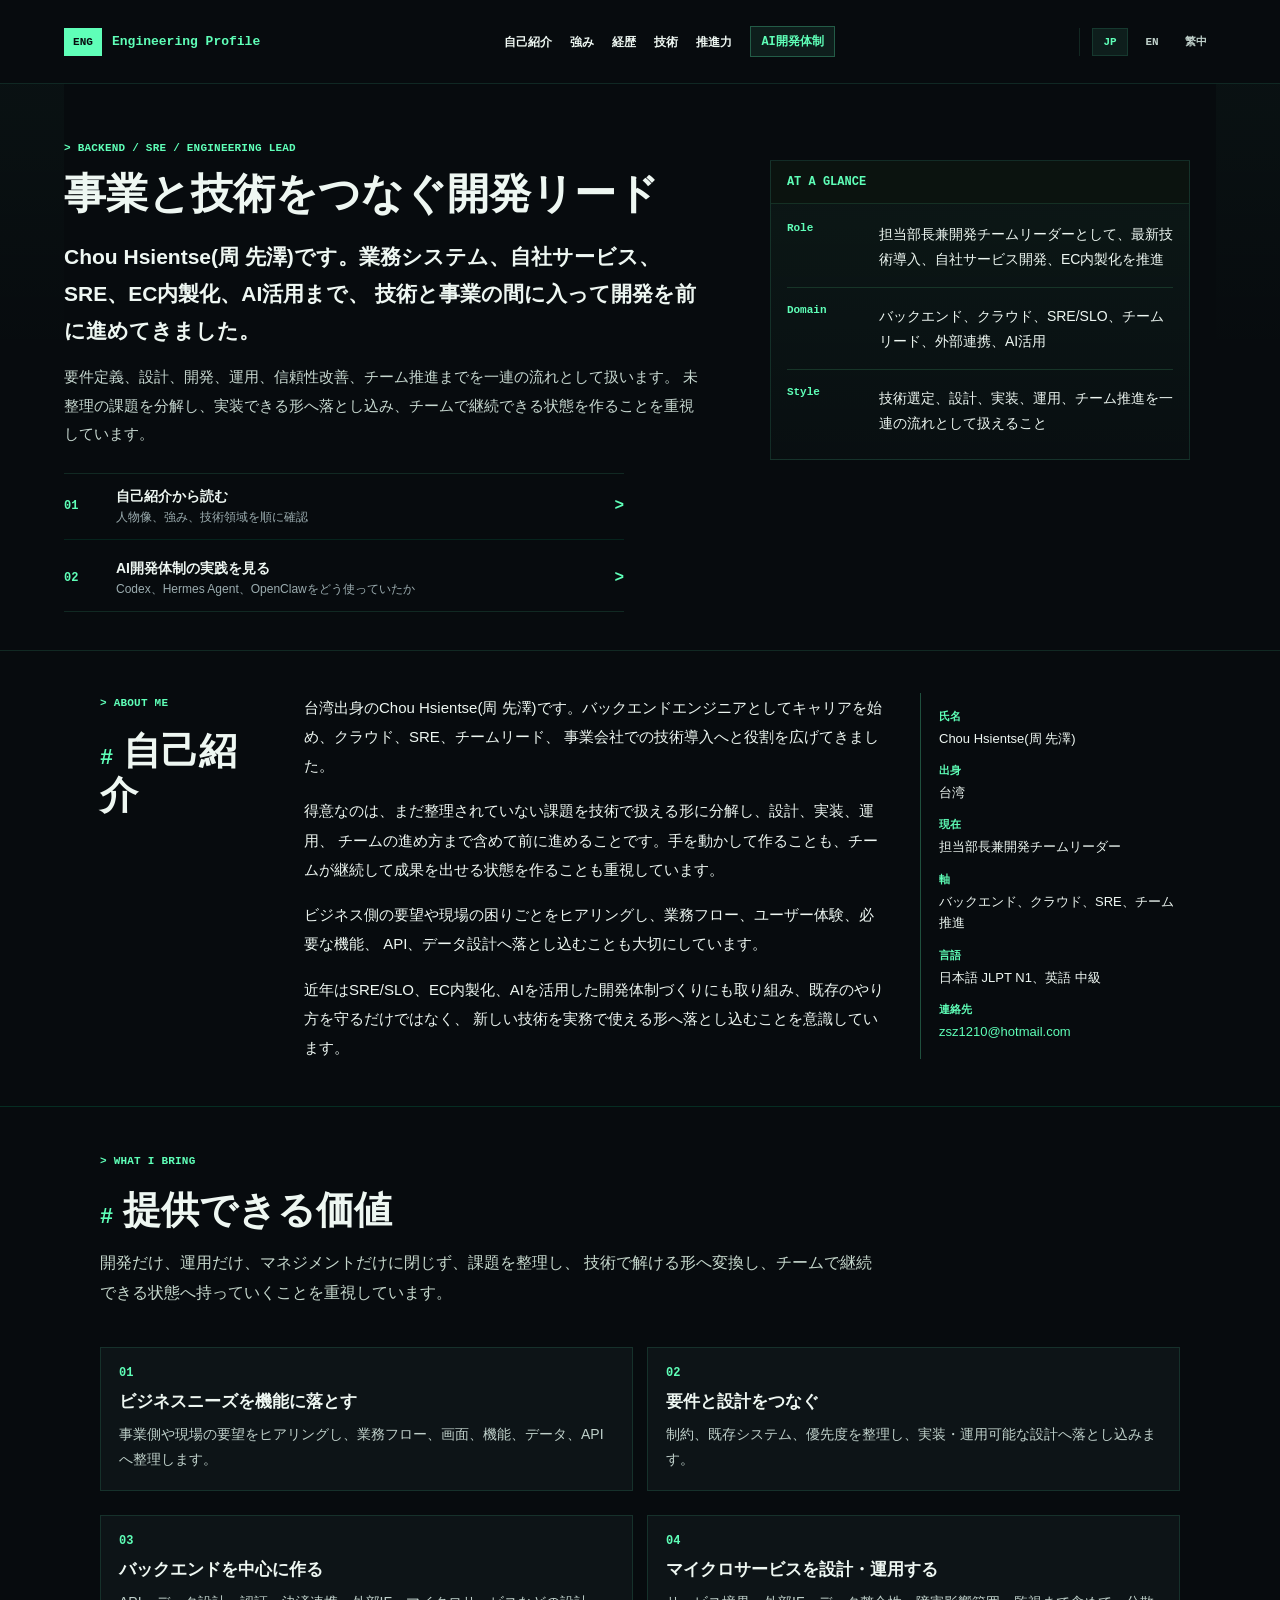
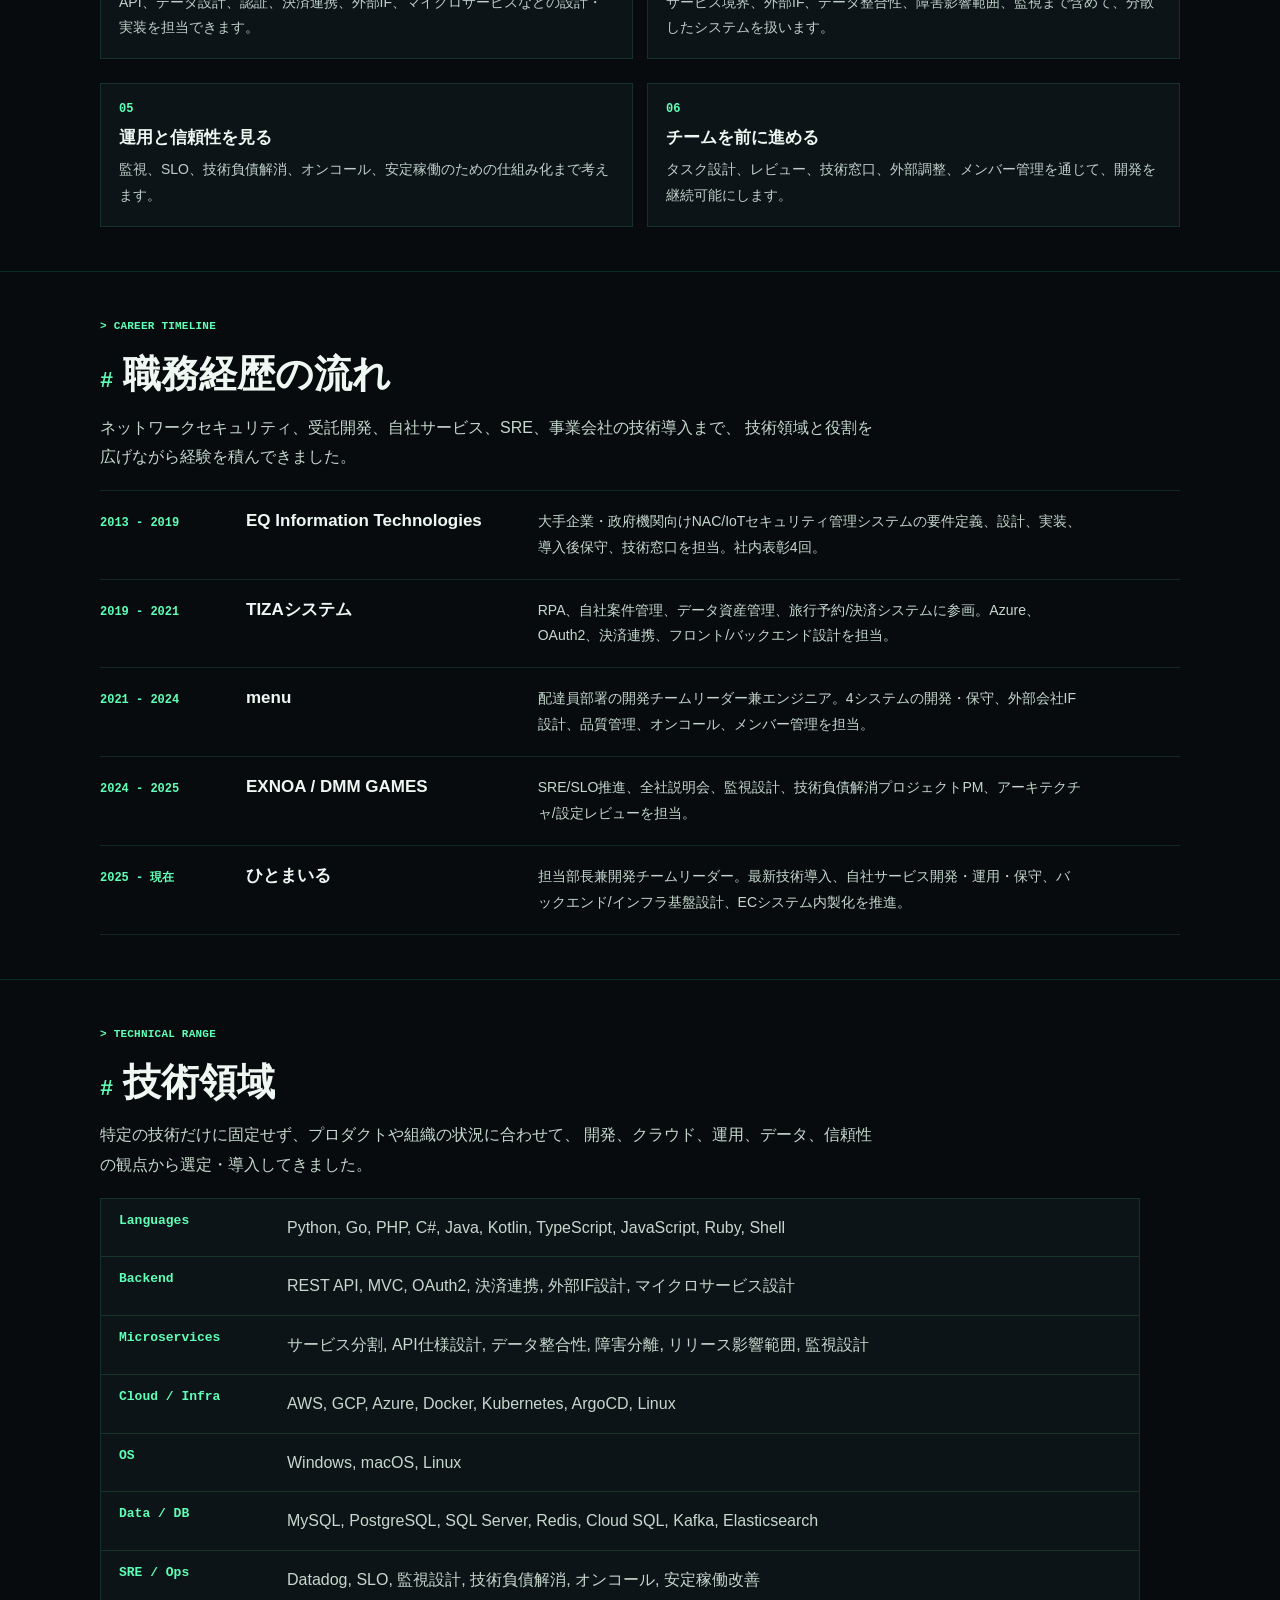
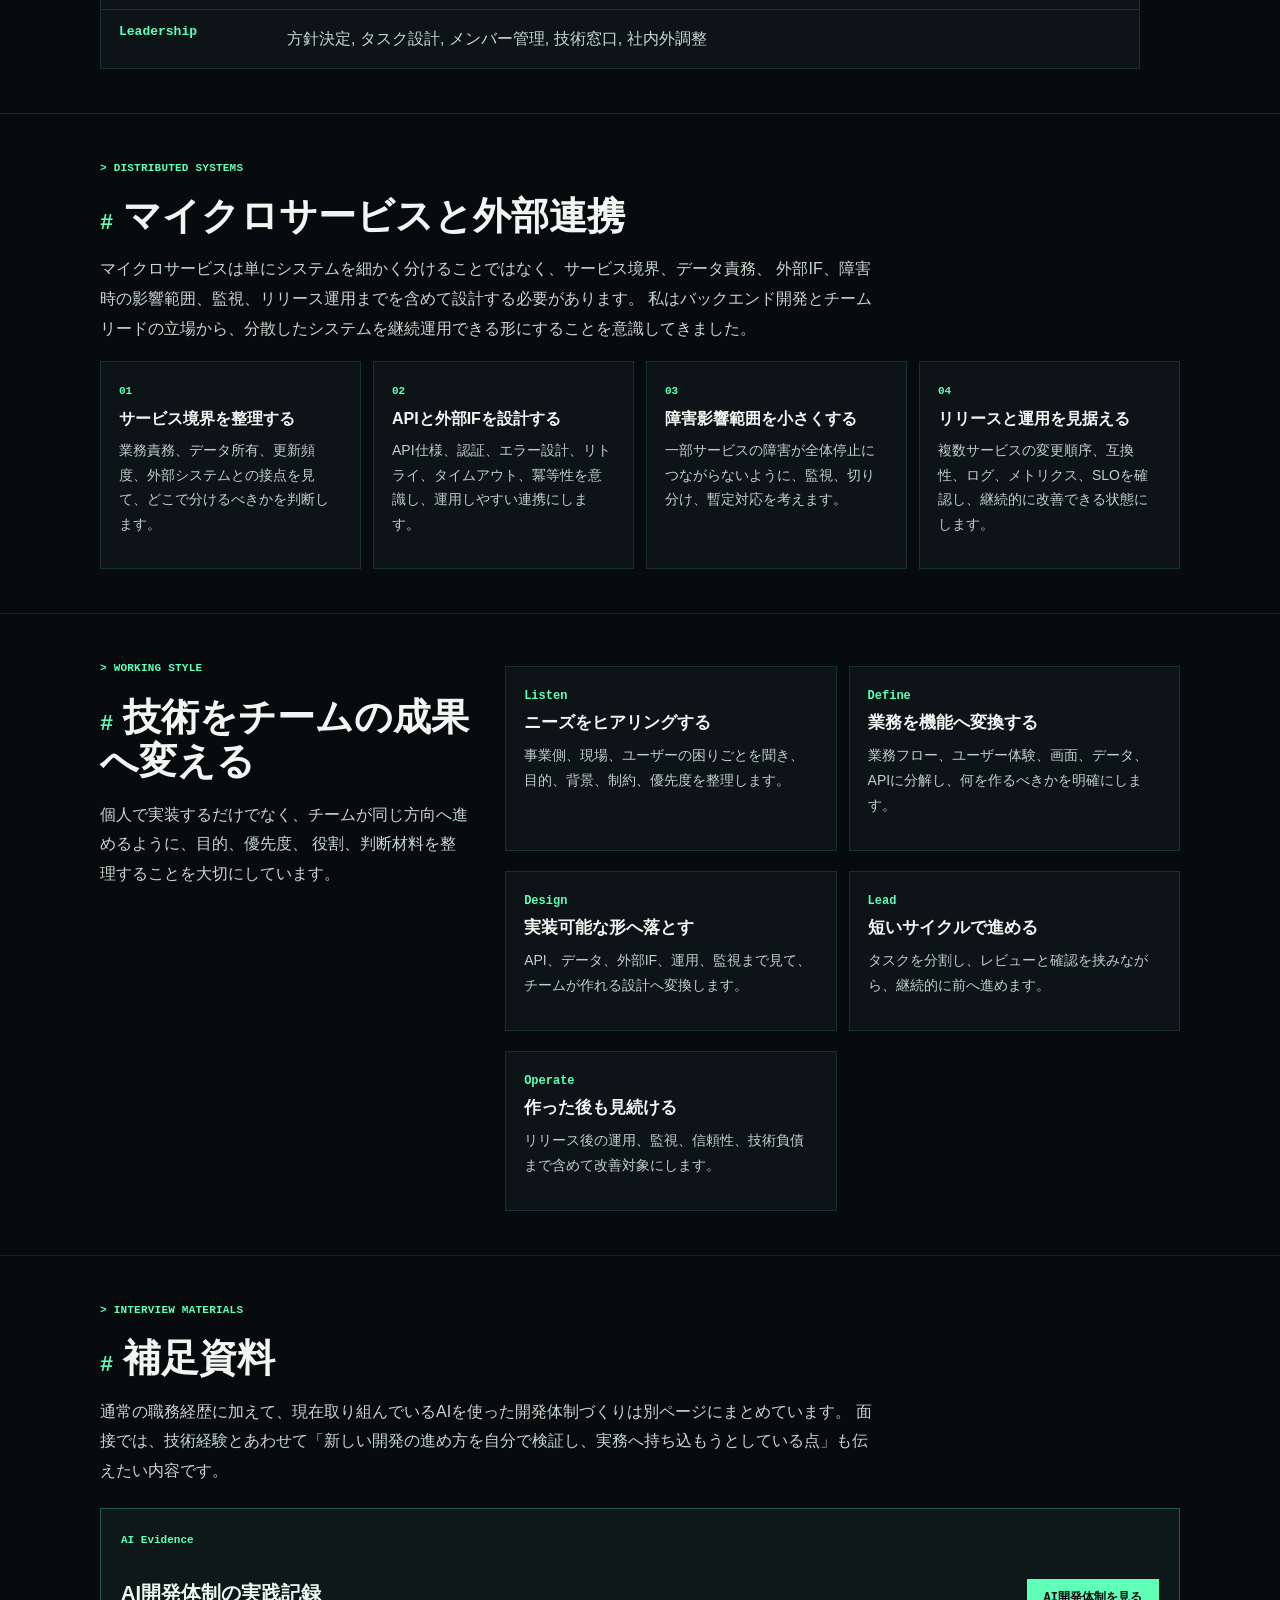
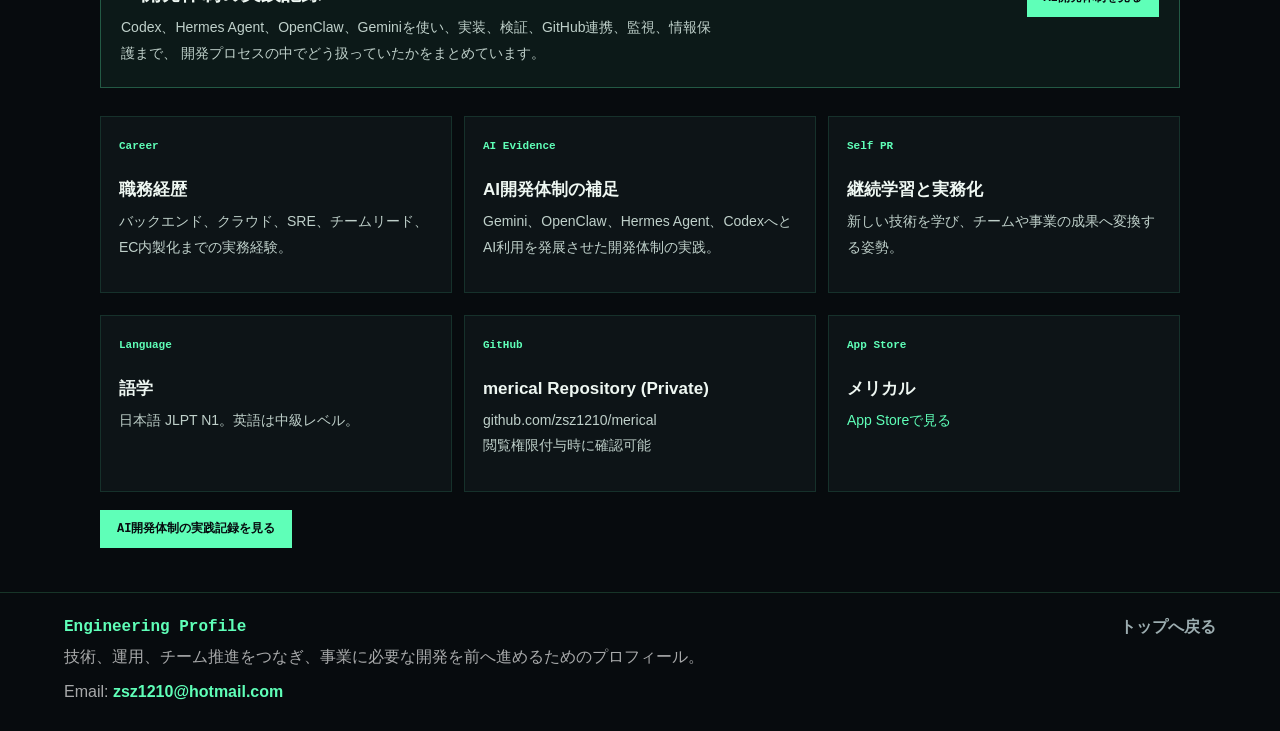
<file: index.html>
<!doctype html>
<html lang="ja">
  <head>
    <meta charset="utf-8">
    <meta name="viewport" content="width=device-width, initial-scale=1">
    <title>Engineering Profile | 技術と事業をつなぐ開発リード</title>
    <meta
      name="description"
      content="バックエンド、クラウド、SRE、チームリード、AI活用を軸にしたエンジニアリングプロフィール"
    >
    <meta name="robots" content="noindex,nofollow">
    <link rel="stylesheet" href="./styles.css?v=8">
  </head>
  <body class="portfolio-redesign">
    <header class="site-header">
      <a class="brand" href="#top" aria-label="トップへ">
        <span class="brand-mark">ENG</span>
        <span>Engineering Profile</span>
      </a>
      <nav class="nav" aria-label="主要ナビゲーション">
        <a href="#summary">自己紹介</a>
        <a href="#strengths">強み</a>
        <a href="#career">経歴</a>
        <a href="#stack">技術</a>
        <a href="#leadership">推進力</a>
        <a class="nav-ai" href="./ai.html">AI開発体制</a>
      </nav>
      <nav class="language-switch" aria-label="言語切替">
        <a aria-current="page" href="./index.html">JP</a>
        <a href="./index-en.html">EN</a>
        <a href="./index-zh.html">繁中</a>
      </nav>
    </header>

    <main id="top">
      <section class="hero" aria-labelledby="hero-title">
        <div class="hero-copy">
          <p class="eyebrow">Backend / SRE / Engineering Lead</p>
          <h1 id="hero-title">事業と技術をつなぐ開発リード</h1>
          <p class="hero-intro">
            Chou Hsientse(周 先澤)です。業務システム、自社サービス、SRE、EC内製化、AI活用まで、
            技術と事業の間に入って開発を前に進めてきました。
          </p>
          <p class="lead">
            要件定義、設計、開発、運用、信頼性改善、チーム推進までを一連の流れとして扱います。
            未整理の課題を分解し、実装できる形へ落とし込み、チームで継続できる状態を作ることを重視しています。
          </p>
          <nav class="profile-entry" aria-label="読む順番">
            <a href="#summary">
              <span>01</span>
              <strong>自己紹介から読む</strong>
              <small>人物像、強み、技術領域を順に確認</small>
            </a>
            <a href="./ai.html">
              <span>02</span>
              <strong>AI開発体制の実践を見る</strong>
              <small>Codex、Hermes Agent、OpenClawをどう使っていたか</small>
            </a>
          </nav>
        </div>

        <aside class="terminal-panel" aria-label="プロフィール概要">
          <div class="terminal-bar">
            <strong>at a glance</strong>
          </div>
          <dl class="worklog-list">
            <div>
              <dt>Role</dt>
              <dd>担当部長兼開発チームリーダーとして、最新技術導入、自社サービス開発、EC内製化を推進</dd>
            </div>
            <div>
              <dt>Domain</dt>
              <dd>バックエンド、クラウド、SRE/SLO、チームリード、外部連携、AI活用</dd>
            </div>
            <div>
              <dt>Style</dt>
              <dd>技術選定、設計、実装、運用、チーム推進を一連の流れとして扱えること</dd>
            </div>
          </dl>
        </aside>
      </section>

      <section id="summary" class="section intro-section" aria-labelledby="summary-title">
        <div class="section-inner intro-layout">
          <div class="section-heading">
            <p class="eyebrow">About me</p>
            <h2 id="summary-title">自己紹介</h2>
          </div>

          <div class="intro-body">
            <p>
              台湾出身のChou Hsientse(周 先澤)です。バックエンドエンジニアとしてキャリアを始め、クラウド、SRE、チームリード、
              事業会社での技術導入へと役割を広げてきました。
            </p>
            <p>
              得意なのは、まだ整理されていない課題を技術で扱える形に分解し、設計、実装、運用、
              チームの進め方まで含めて前に進めることです。手を動かして作ることも、チームが継続して成果を出せる状態を作ることも重視しています。
            </p>
            <p>
              ビジネス側の要望や現場の困りごとをヒアリングし、業務フロー、ユーザー体験、必要な機能、
              API、データ設計へ落とし込むことも大切にしています。
            </p>
            <p>
              近年はSRE/SLO、EC内製化、AIを活用した開発体制づくりにも取り組み、既存のやり方を守るだけではなく、
              新しい技術を実務で使える形へ落とし込むことを意識しています。
            </p>
          </div>

          <aside class="intro-facts" aria-label="プロフィール要約">
            <dl>
              <div>
                <dt>氏名</dt>
                <dd>Chou Hsientse(周 先澤)</dd>
              </div>
              <div>
                <dt>出身</dt>
                <dd>台湾</dd>
              </div>
              <div>
                <dt>現在</dt>
                <dd>担当部長兼開発チームリーダー</dd>
              </div>
              <div>
                <dt>軸</dt>
                <dd>バックエンド、クラウド、SRE、チーム推進</dd>
              </div>
              <div>
                <dt>言語</dt>
                <dd>日本語 JLPT N1、英語 中級</dd>
              </div>
              <div>
                <dt>連絡先</dt>
                <dd><a href="mailto:zsz1210@hotmail.com">zsz1210@hotmail.com</a></dd>
              </div>
            </dl>
          </aside>
        </div>
      </section>

      <section id="strengths" class="section evaluation-section" aria-labelledby="strengths-title">
        <div class="section-inner">
          <div class="section-heading wide">
            <p class="eyebrow">What I bring</p>
            <h2 id="strengths-title">提供できる価値</h2>
            <p>
              開発だけ、運用だけ、マネジメントだけに閉じず、課題を整理し、
              技術で解ける形へ変換し、チームで継続できる状態へ持っていくことを重視しています。
            </p>
          </div>

          <div class="evaluation-grid">
            <article>
              <span>01</span>
              <h3>ビジネスニーズを機能に落とす</h3>
              <p>事業側や現場の要望をヒアリングし、業務フロー、画面、機能、データ、APIへ整理します。</p>
            </article>
            <article>
              <span>02</span>
              <h3>要件と設計をつなぐ</h3>
              <p>制約、既存システム、優先度を整理し、実装・運用可能な設計へ落とし込みます。</p>
            </article>
            <article>
              <span>03</span>
              <h3>バックエンドを中心に作る</h3>
              <p>API、データ設計、認証、決済連携、外部IF、マイクロサービスなどの設計・実装を担当できます。</p>
            </article>
            <article>
              <span>04</span>
              <h3>マイクロサービスを設計・運用する</h3>
              <p>サービス境界、外部IF、データ整合性、障害影響範囲、監視まで含めて、分散したシステムを扱います。</p>
            </article>
            <article>
              <span>05</span>
              <h3>運用と信頼性を見る</h3>
              <p>監視、SLO、技術負債解消、オンコール、安定稼働のための仕組み化まで考えます。</p>
            </article>
            <article>
              <span>06</span>
              <h3>チームを前に進める</h3>
              <p>タスク設計、レビュー、技術窓口、外部調整、メンバー管理を通じて、開発を継続可能にします。</p>
            </article>
          </div>
        </div>
      </section>

      <section id="career" class="section overview-section" aria-labelledby="career-title">
        <div class="section-inner">
          <div class="section-heading wide">
            <p class="eyebrow">Career timeline</p>
            <h2 id="career-title">職務経歴の流れ</h2>
            <p>
              ネットワークセキュリティ、受託開発、自社サービス、SRE、事業会社の技術導入まで、
              技術領域と役割を広げながら経験を積んできました。
            </p>
          </div>

          <div class="profile-timeline">
            <article>
              <span>2013 - 2019</span>
              <h3>EQ Information Technologies</h3>
              <p>大手企業・政府機関向けNAC/IoTセキュリティ管理システムの要件定義、設計、実装、導入後保守、技術窓口を担当。社内表彰4回。</p>
            </article>
            <article>
              <span>2019 - 2021</span>
              <h3>TIZAシステム</h3>
              <p>RPA、自社案件管理、データ資産管理、旅行予約/決済システムに参画。Azure、OAuth2、決済連携、フロント/バックエンド設計を担当。</p>
            </article>
            <article>
              <span>2021 - 2024</span>
              <h3>menu</h3>
              <p>配達員部署の開発チームリーダー兼エンジニア。4システムの開発・保守、外部会社IF設計、品質管理、オンコール、メンバー管理を担当。</p>
            </article>
            <article>
              <span>2024 - 2025</span>
              <h3>EXNOA / DMM GAMES</h3>
              <p>SRE/SLO推進、全社説明会、監視設計、技術負債解消プロジェクトPM、アーキテクチャ/設定レビューを担当。</p>
            </article>
            <article>
              <span>2025 - 現在</span>
              <h3>ひとまいる</h3>
              <p>担当部長兼開発チームリーダー。最新技術導入、自社サービス開発・運用・保守、バックエンド/インフラ基盤設計、ECシステム内製化を推進。</p>
            </article>
          </div>
        </div>
      </section>

      <section id="stack" class="section architecture-section" aria-labelledby="stack-title">
        <div class="section-inner">
          <div class="section-heading wide">
            <p class="eyebrow">Technical range</p>
            <h2 id="stack-title">技術領域</h2>
            <p>
              特定の技術だけに固定せず、プロダクトや組織の状況に合わせて、
              開発、クラウド、運用、データ、信頼性の観点から選定・導入してきました。
            </p>
          </div>

          <div class="stack-table profile-stack" role="table" aria-label="技術領域">
            <div role="row">
              <strong role="cell">Languages</strong>
              <span role="cell">Python, Go, PHP, C#, Java, Kotlin, TypeScript, JavaScript, Ruby, Shell</span>
            </div>
            <div role="row">
              <strong role="cell">Backend</strong>
              <span role="cell">REST API, MVC, OAuth2, 決済連携, 外部IF設計, マイクロサービス設計</span>
            </div>
            <div role="row">
              <strong role="cell">Microservices</strong>
              <span role="cell">サービス分割, API仕様設計, データ整合性, 障害分離, リリース影響範囲, 監視設計</span>
            </div>
            <div role="row">
              <strong role="cell">Cloud / Infra</strong>
              <span role="cell">AWS, GCP, Azure, Docker, Kubernetes, ArgoCD, Linux</span>
            </div>
            <div role="row">
              <strong role="cell">OS</strong>
              <span role="cell">Windows, macOS, Linux</span>
            </div>
            <div role="row">
              <strong role="cell">Data / DB</strong>
              <span role="cell">MySQL, PostgreSQL, SQL Server, Redis, Cloud SQL, Kafka, Elasticsearch</span>
            </div>
            <div role="row">
              <strong role="cell">SRE / Ops</strong>
              <span role="cell">Datadog, SLO, 監視設計, 技術負債解消, オンコール, 安定稼働改善</span>
            </div>
            <div role="row">
              <strong role="cell">Leadership</strong>
              <span role="cell">方針決定, タスク設計, メンバー管理, 技術窓口, 社内外調整</span>
            </div>
          </div>
        </div>
      </section>

      <section class="section microservices-section" aria-labelledby="microservices-title">
        <div class="section-inner">
          <div class="section-heading wide">
            <p class="eyebrow">Distributed systems</p>
            <h2 id="microservices-title">マイクロサービスと外部連携</h2>
            <p>
              マイクロサービスは単にシステムを細かく分けることではなく、サービス境界、データ責務、
              外部IF、障害時の影響範囲、監視、リリース運用までを含めて設計する必要があります。
              私はバックエンド開発とチームリードの立場から、分散したシステムを継続運用できる形にすることを意識してきました。
            </p>
          </div>

          <div class="micro-grid">
            <article>
              <span>01</span>
              <h3>サービス境界を整理する</h3>
              <p>業務責務、データ所有、更新頻度、外部システムとの接点を見て、どこで分けるべきかを判断します。</p>
            </article>
            <article>
              <span>02</span>
              <h3>APIと外部IFを設計する</h3>
              <p>API仕様、認証、エラー設計、リトライ、タイムアウト、冪等性を意識し、運用しやすい連携にします。</p>
            </article>
            <article>
              <span>03</span>
              <h3>障害影響範囲を小さくする</h3>
              <p>一部サービスの障害が全体停止につながらないように、監視、切り分け、暫定対応を考えます。</p>
            </article>
            <article>
              <span>04</span>
              <h3>リリースと運用を見据える</h3>
              <p>複数サービスの変更順序、互換性、ログ、メトリクス、SLOを確認し、継続的に改善できる状態にします。</p>
            </article>
          </div>
        </div>
      </section>

      <section id="leadership" class="section delivery-section" aria-labelledby="leadership-title">
        <div class="section-inner two-column">
          <div class="section-heading sticky-note">
            <p class="eyebrow">Working style</p>
            <h2 id="leadership-title">技術をチームの成果へ変える</h2>
            <p>
              個人で実装するだけでなく、チームが同じ方向へ進めるように、目的、優先度、
              役割、判断材料を整理することを大切にしています。
            </p>
          </div>

          <ol class="workflow">
            <li>
              <span>Listen</span>
              <h3>ニーズをヒアリングする</h3>
              <p>事業側、現場、ユーザーの困りごとを聞き、目的、背景、制約、優先度を整理します。</p>
            </li>
            <li>
              <span>Define</span>
              <h3>業務を機能へ変換する</h3>
              <p>業務フロー、ユーザー体験、画面、データ、APIに分解し、何を作るべきかを明確にします。</p>
            </li>
            <li>
              <span>Design</span>
              <h3>実装可能な形へ落とす</h3>
              <p>API、データ、外部IF、運用、監視まで見て、チームが作れる設計へ変換します。</p>
            </li>
            <li>
              <span>Lead</span>
              <h3>短いサイクルで進める</h3>
              <p>タスクを分割し、レビューと確認を挟みながら、継続的に前へ進めます。</p>
            </li>
            <li>
              <span>Operate</span>
              <h3>作った後も見続ける</h3>
              <p>リリース後の運用、監視、信頼性、技術負債まで含めて改善対象にします。</p>
            </li>
          </ol>
        </div>
      </section>

      <section class="section docs-section" aria-labelledby="materials-title">
        <div class="section-inner">
          <div class="section-heading wide">
            <p class="eyebrow">Interview materials</p>
            <h2 id="materials-title">補足資料</h2>
            <p>
              通常の職務経歴に加えて、現在取り組んでいるAIを使った開発体制づくりは別ページにまとめています。
              面接では、技術経験とあわせて「新しい開発の進め方を自分で検証し、実務へ持ち込もうとしている点」も伝えたい内容です。
            </p>
          </div>

          <div class="ai-material-callout">
            <div>
              <span class="file-label">AI Evidence</span>
              <h3>AI開発体制の実践記録</h3>
              <p>
                Codex、Hermes Agent、OpenClaw、Geminiを使い、実装、検証、GitHub連携、監視、情報保護まで、
                開発プロセスの中でどう扱っていたかをまとめています。
              </p>
            </div>
            <a class="button primary" href="./ai.html">AI開発体制を見る</a>
          </div>

          <div class="doc-grid">
            <article>
              <span class="file-label">Career</span>
              <h3>職務経歴</h3>
              <p>バックエンド、クラウド、SRE、チームリード、EC内製化までの実務経験。</p>
            </article>
            <article>
              <span class="file-label">AI Evidence</span>
              <h3>AI開発体制の補足</h3>
              <p>Gemini、OpenClaw、Hermes Agent、CodexへとAI利用を発展させた開発体制の実践。</p>
            </article>
            <article>
              <span class="file-label">Self PR</span>
              <h3>継続学習と実務化</h3>
              <p>新しい技術を学び、チームや事業の成果へ変換する姿勢。</p>
            </article>
            <article>
              <span class="file-label">Language</span>
              <h3>語学</h3>
              <p>日本語 JLPT N1。英語は中級レベル。</p>
            </article>
            <article>
              <span class="file-label">GitHub</span>
              <h3>merical Repository (Private)</h3>
              <p>github.com/zsz1210/merical<br>閲覧権限付与時に確認可能</p>
            </article>
            <article>
              <span class="file-label">App Store</span>
              <h3>メリカル</h3>
              <p><a href="https://apps.apple.com/jp/app/%E3%83%A1%E3%83%AA%E3%82%AB%E3%83%AB/id6758891621">App Storeで見る</a></p>
            </article>
          </div>

          <div class="profile-link-row">
            <a class="button primary" href="./ai.html">AI開発体制の実践記録を見る</a>
          </div>
        </div>
      </section>
    </main>

    <footer class="footer">
      <div>
        <strong>Engineering Profile</strong>
        <p>技術、運用、チーム推進をつなぎ、事業に必要な開発を前へ進めるためのプロフィール。</p>
        <p class="contact-line">Email: <a href="mailto:zsz1210@hotmail.com">zsz1210@hotmail.com</a></p>
      </div>
      <a href="#top">トップへ戻る</a>
    </footer>
  </body>
</html>
</file>
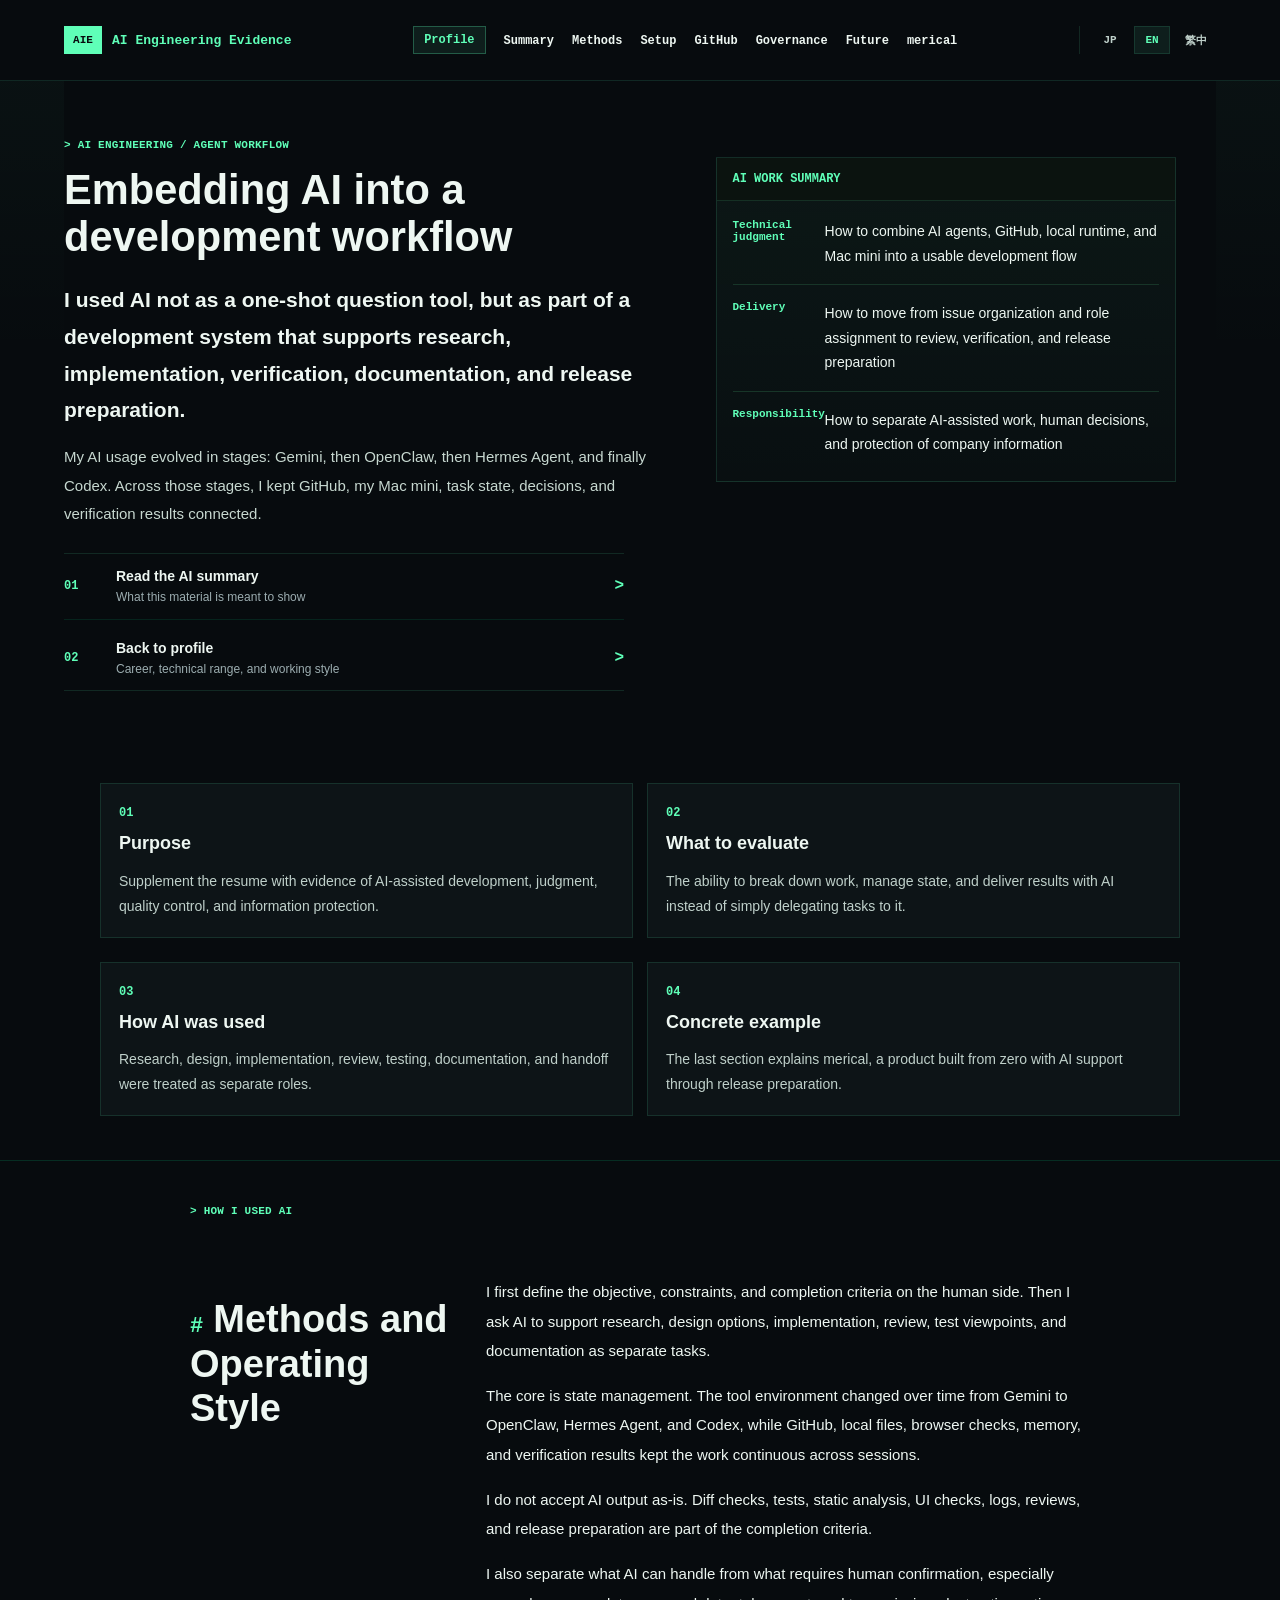
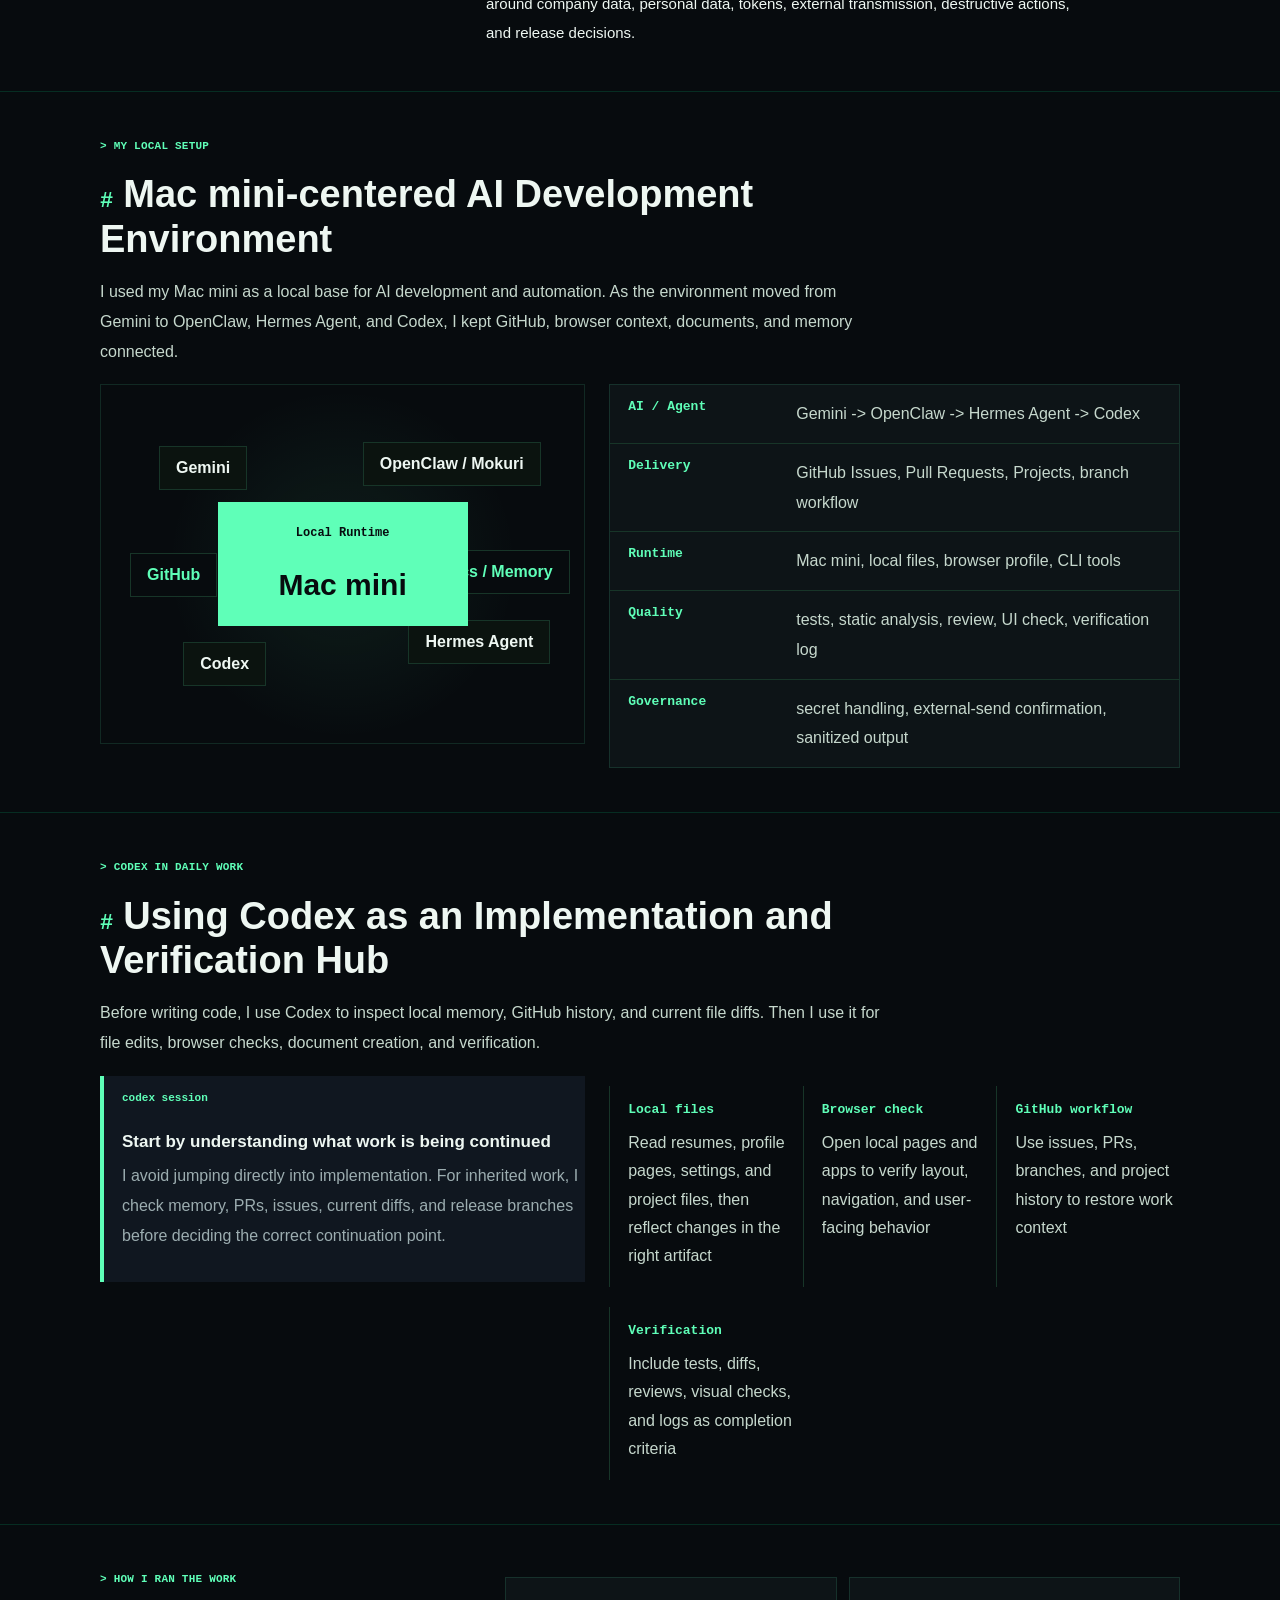
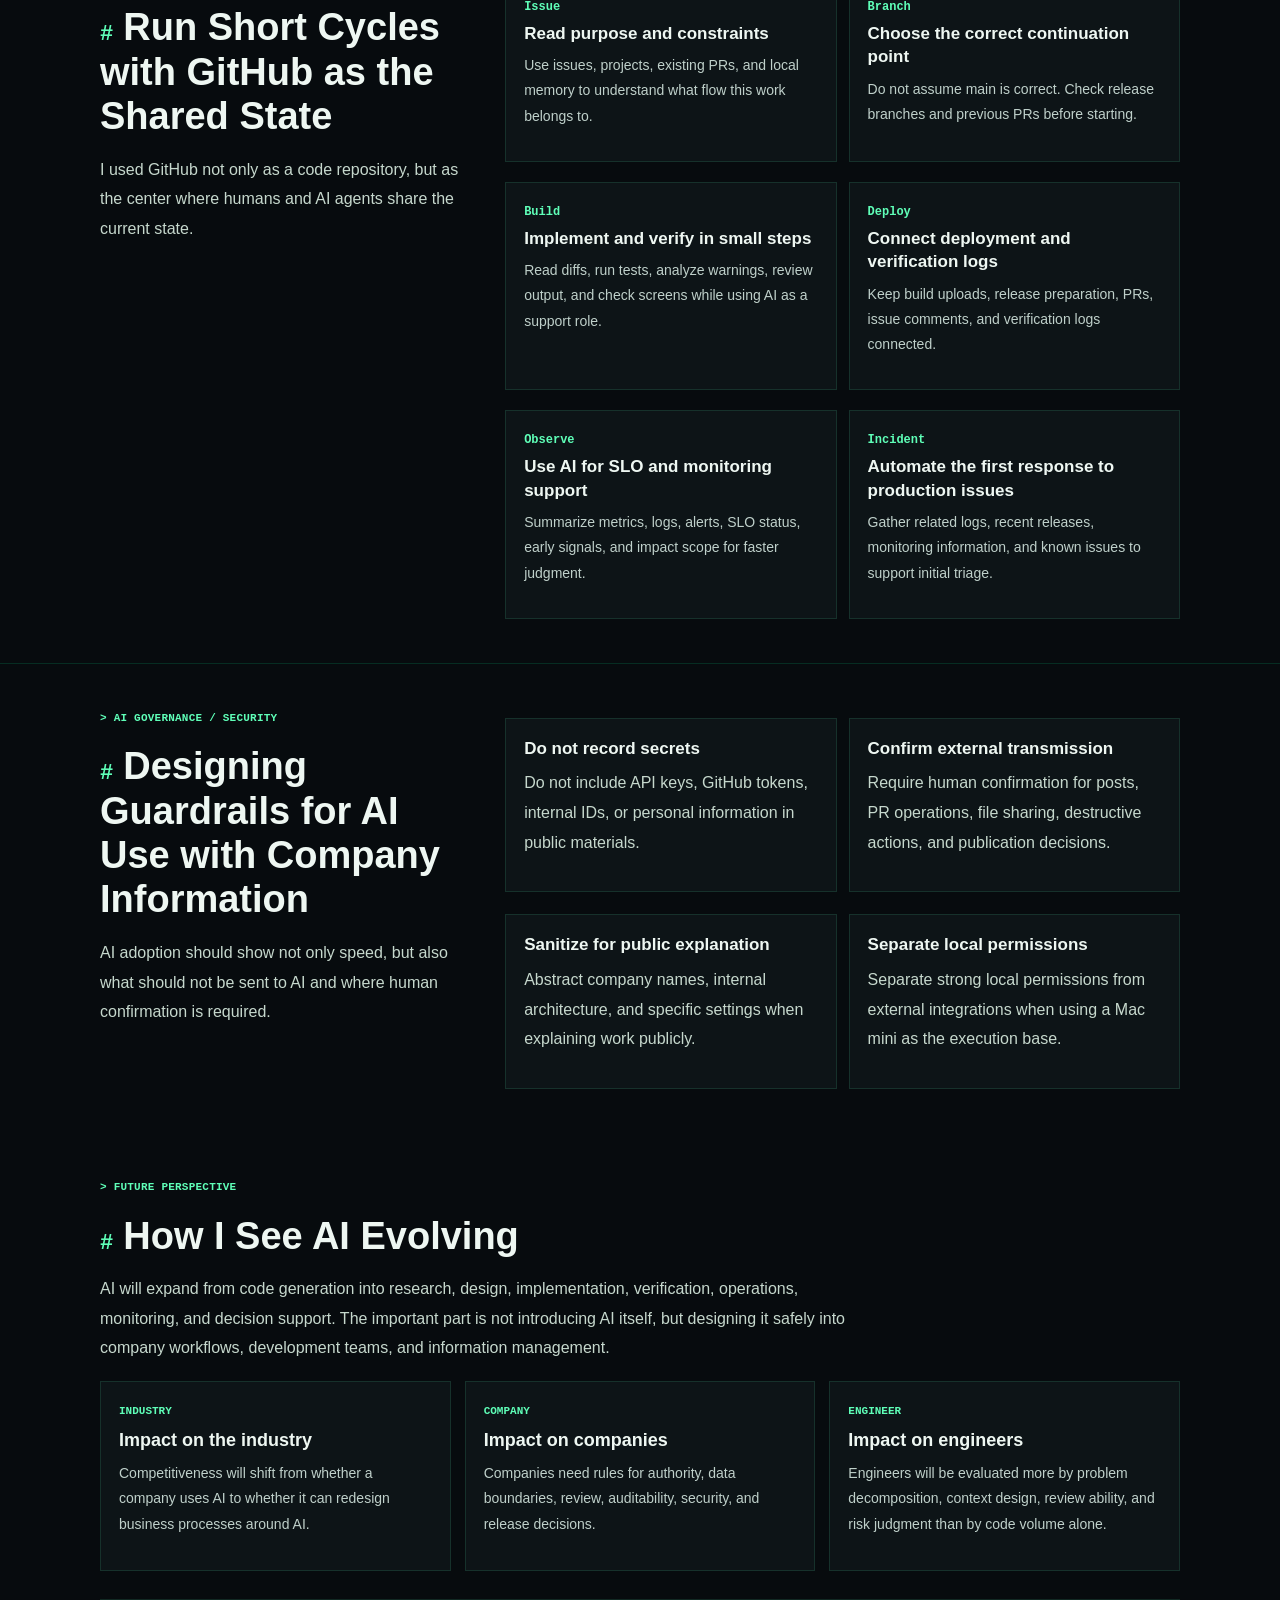
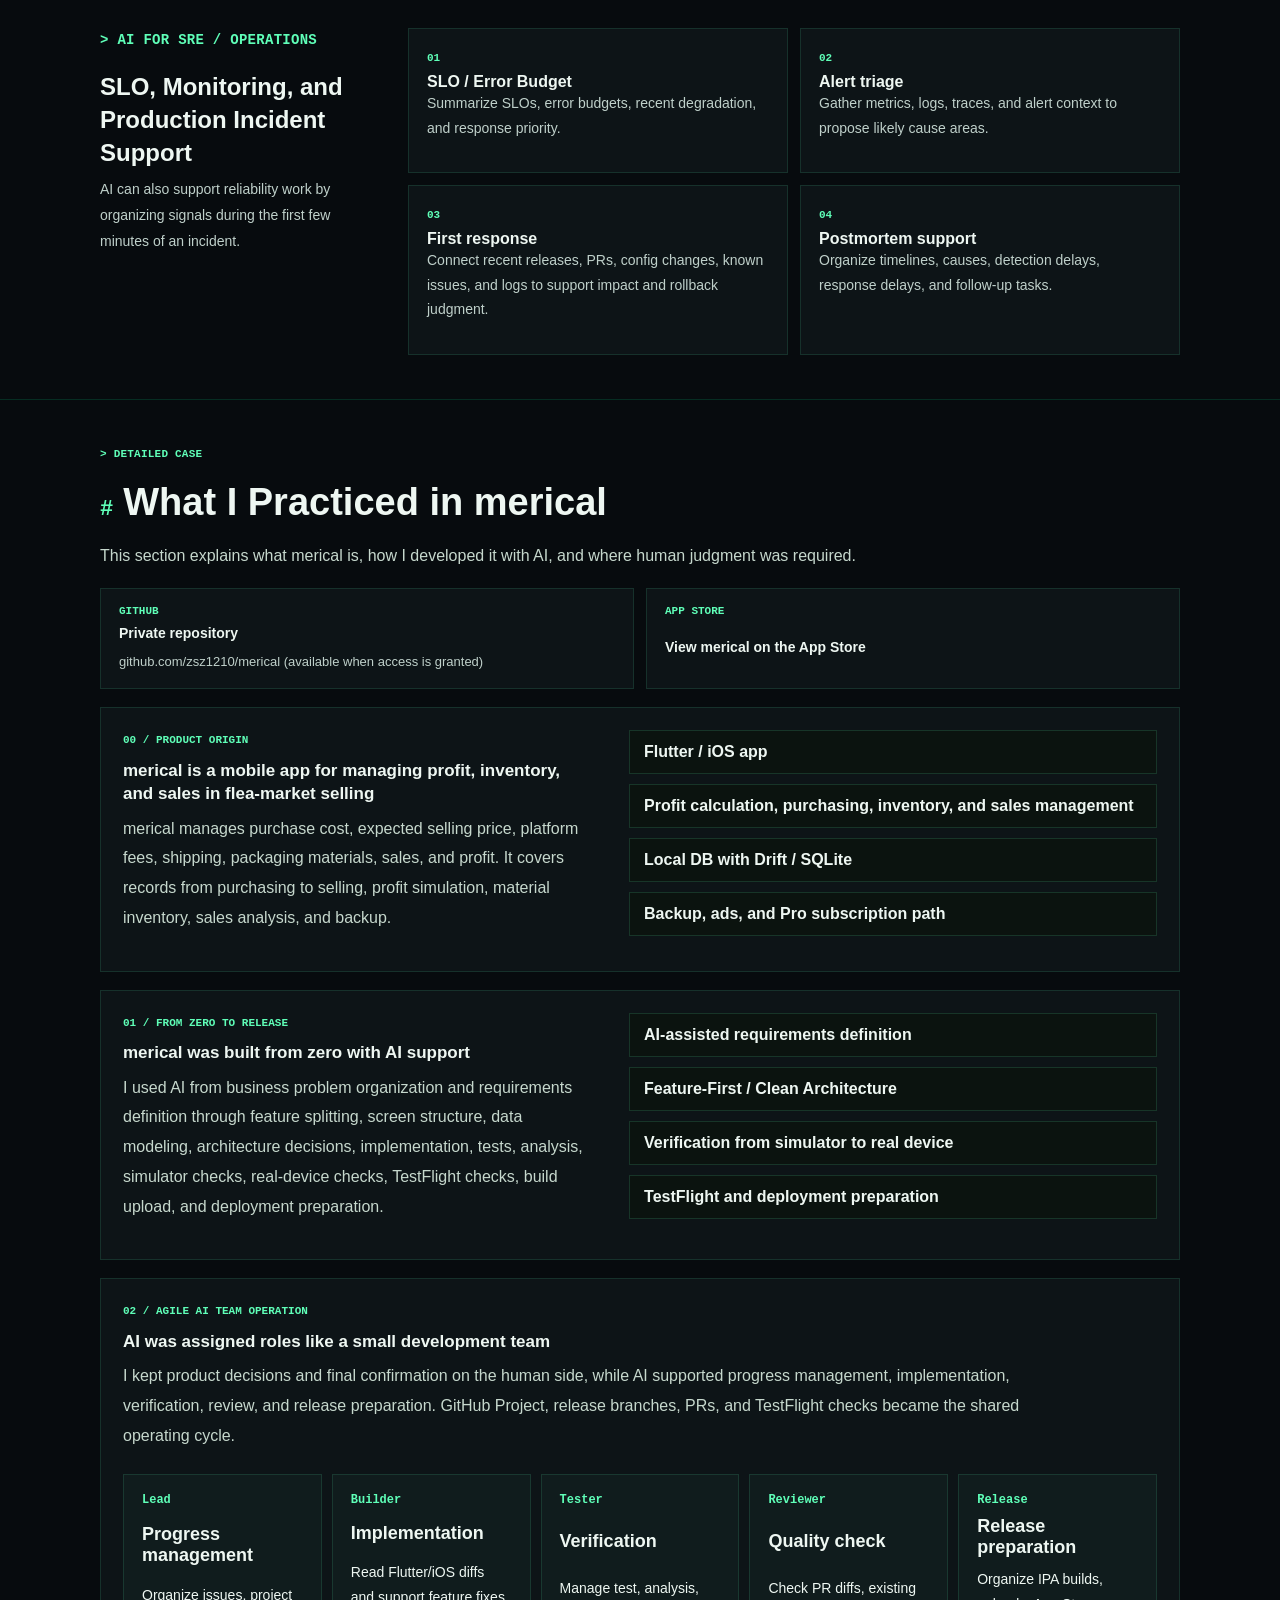
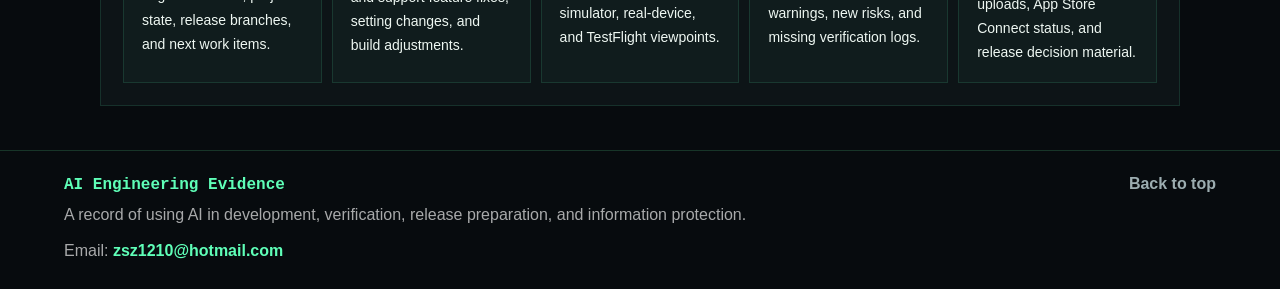
<file: ai-en.html>
<!doctype html>
<html lang="en">
  <head>
    <meta charset="utf-8">
    <meta name="viewport" content="width=device-width, initial-scale=1">
    <title>AI Engineering Evidence | Development Workflow and Practical Record</title>
    <meta
      name="description"
      content="A practical record of using AI agents, GitHub, Mac mini, Codex, and local workflows to support development, quality verification, releases, and information protection."
    >
    <meta name="robots" content="noindex,nofollow">
    <link rel="stylesheet" href="./styles.css?v=8">
  </head>
  <body class="portfolio-redesign ai-redesign lang-en">
    <header class="site-header">
      <a class="brand" href="./index-en.html" aria-label="Back to profile">
        <span class="brand-mark">AIE</span>
        <span>AI Engineering Evidence</span>
      </a>
      <nav class="nav" aria-label="Primary navigation">
        <a class="nav-profile" href="./index-en.html">Profile</a>
        <a href="#summary">Summary</a>
        <a href="#methods">Methods</a>
        <a href="#architecture">Setup</a>
        <a href="#delivery">GitHub</a>
        <a href="#governance">Governance</a>
        <a href="#future">Future</a>
        <a href="#cases">merical</a>
      </nav>
      <nav class="language-switch" aria-label="Language switch">
        <a href="./ai.html">JP</a>
        <a aria-current="page" href="./ai-en.html">EN</a>
        <a href="./ai-zh.html">繁中</a>
      </nav>
    </header>

    <main id="top">
      <section class="hero" aria-labelledby="hero-title">
        <div class="hero-copy">
          <p class="eyebrow">AI Engineering / Agent Workflow</p>
          <h1 id="hero-title">Embedding AI into a development workflow</h1>
          <p class="hero-intro">
            I used AI not as a one-shot question tool, but as part of a development system
            that supports research, implementation, verification, documentation, and release preparation.
          </p>
          <p class="lead">
            My AI usage evolved in stages: Gemini, then OpenClaw, then Hermes Agent, and finally Codex.
            Across those stages, I kept GitHub, my Mac mini, task state, decisions, and verification results connected.
          </p>
          <nav class="profile-entry" aria-label="Recommended reading order">
            <a href="#summary">
              <span>01</span>
              <strong>Read the AI summary</strong>
              <small>What this material is meant to show</small>
            </a>
            <a href="./index-en.html">
              <span>02</span>
              <strong>Back to profile</strong>
              <small>Career, technical range, and working style</small>
            </a>
          </nav>
        </div>

        <aside class="terminal-panel" aria-label="AI workflow summary">
          <div class="terminal-bar">
            <strong>ai work summary</strong>
          </div>
          <dl class="worklog-list">
            <div>
              <dt>Technical judgment</dt>
              <dd>How to combine AI agents, GitHub, local runtime, and Mac mini into a usable development flow</dd>
            </div>
            <div>
              <dt>Delivery</dt>
              <dd>How to move from issue organization and role assignment to review, verification, and release preparation</dd>
            </div>
            <div>
              <dt>Responsibility</dt>
              <dd>How to separate AI-assisted work, human decisions, and protection of company information</dd>
            </div>
          </dl>
        </aside>
      </section>

      <section id="summary" class="signal-band" aria-label="Material summary">
        <article>
          <span>01</span>
          <strong>Purpose</strong>
          <p>Supplement the resume with evidence of AI-assisted development, judgment, quality control, and information protection.</p>
        </article>
        <article>
          <span>02</span>
          <strong>What to evaluate</strong>
          <p>The ability to break down work, manage state, and deliver results with AI instead of simply delegating tasks to it.</p>
        </article>
        <article>
          <span>03</span>
          <strong>How AI was used</strong>
          <p>Research, design, implementation, review, testing, documentation, and handoff were treated as separate roles.</p>
        </article>
        <article>
          <span>04</span>
          <strong>Concrete example</strong>
          <p>The last section explains merical, a product built from zero with AI support through release preparation.</p>
        </article>
      </section>

      <section id="methods" class="section overview-section" aria-labelledby="methods-title">
        <div class="section-inner reading-layout">
          <p class="eyebrow">How I used AI</p>
          <h2 id="methods-title">Methods and Operating Style</h2>
          <div class="article-body">
            <p>
              I first define the objective, constraints, and completion criteria on the human side.
              Then I ask AI to support research, design options, implementation, review, test viewpoints, and documentation as separate tasks.
            </p>
            <p>
              The core is state management. The tool environment changed over time from Gemini to OpenClaw,
              Hermes Agent, and Codex, while GitHub, local files, browser checks, memory, and verification results
              kept the work continuous across sessions.
            </p>
            <p>
              I do not accept AI output as-is. Diff checks, tests, static analysis, UI checks, logs,
              reviews, and release preparation are part of the completion criteria.
            </p>
            <p>
              I also separate what AI can handle from what requires human confirmation, especially around company data,
              personal data, tokens, external transmission, destructive actions, and release decisions.
            </p>
          </div>
        </div>
      </section>

      <section id="architecture" class="section architecture-section" aria-labelledby="architecture-title">
        <div class="section-inner">
          <div class="section-heading wide">
            <p class="eyebrow">My local setup</p>
            <h2 id="architecture-title">Mac mini-centered AI Development Environment</h2>
            <p>
              I used my Mac mini as a local base for AI development and automation. As the environment moved
              from Gemini to OpenClaw, Hermes Agent, and Codex, I kept GitHub, browser context, documents, and memory connected.
            </p>
          </div>

          <div class="architecture-grid">
            <figure class="system-map" aria-label="AI development architecture map">
              <div class="map-core">
                <span>Local Runtime</span>
                <strong>Mac mini</strong>
              </div>
              <div class="map-item item-a">Gemini</div>
              <div class="map-item item-b">OpenClaw / Mokuri</div>
              <div class="map-item item-c">Hermes Agent</div>
              <div class="map-item item-d">Codex</div>
              <div class="map-item item-e">GitHub</div>
              <div class="map-item item-f">Docs / Memory</div>
            </figure>

            <div class="stack-table" role="table" aria-label="AI workflow stack">
              <div role="row">
                <strong role="cell">AI / Agent</strong>
                <span role="cell">Gemini -> OpenClaw -> Hermes Agent -> Codex</span>
              </div>
              <div role="row">
                <strong role="cell">Delivery</strong>
                <span role="cell">GitHub Issues, Pull Requests, Projects, branch workflow</span>
              </div>
              <div role="row">
                <strong role="cell">Runtime</strong>
                <span role="cell">Mac mini, local files, browser profile, CLI tools</span>
              </div>
              <div role="row">
                <strong role="cell">Quality</strong>
                <span role="cell">tests, static analysis, review, UI check, verification log</span>
              </div>
              <div role="row">
                <strong role="cell">Governance</strong>
                <span role="cell">secret handling, external-send confirmation, sanitized output</span>
              </div>
            </div>
          </div>
        </div>
      </section>

      <section id="codex" class="section codex-section" aria-labelledby="codex-title">
        <div class="section-inner">
          <div class="section-heading wide">
            <p class="eyebrow">Codex in daily work</p>
            <h2 id="codex-title">Using Codex as an Implementation and Verification Hub</h2>
            <p>
              Before writing code, I use Codex to inspect local memory, GitHub history, and current file diffs.
              Then I use it for file edits, browser checks, document creation, and verification.
            </p>
          </div>

          <div class="codex-layout">
            <article class="codex-card primary-card">
              <span class="file-label">codex session</span>
              <h3>Start by understanding what work is being continued</h3>
              <p>
                I avoid jumping directly into implementation. For inherited work, I check memory, PRs, issues,
                current diffs, and release branches before deciding the correct continuation point.
              </p>
            </article>

            <div class="codex-uses">
              <article>
                <strong>Local files</strong>
                <span>Read resumes, profile pages, settings, and project files, then reflect changes in the right artifact</span>
              </article>
              <article>
                <strong>Browser check</strong>
                <span>Open local pages and apps to verify layout, navigation, and user-facing behavior</span>
              </article>
              <article>
                <strong>GitHub workflow</strong>
                <span>Use issues, PRs, branches, and project history to restore work context</span>
              </article>
              <article>
                <strong>Verification</strong>
                <span>Include tests, diffs, reviews, visual checks, and logs as completion criteria</span>
              </article>
            </div>
          </div>
        </div>
      </section>

      <section id="delivery" class="section delivery-section" aria-labelledby="delivery-title">
        <div class="section-inner two-column">
          <div class="section-heading sticky-note">
            <p class="eyebrow">How I ran the work</p>
            <h2 id="delivery-title">Run Short Cycles with GitHub as the Shared State</h2>
            <p>
              I used GitHub not only as a code repository, but as the center where humans and AI agents share the current state.
            </p>
          </div>

          <ol class="workflow">
            <li>
              <span>Issue</span>
              <h3>Read purpose and constraints</h3>
              <p>Use issues, projects, existing PRs, and local memory to understand what flow this work belongs to.</p>
            </li>
            <li>
              <span>Branch</span>
              <h3>Choose the correct continuation point</h3>
              <p>Do not assume main is correct. Check release branches and previous PRs before starting.</p>
            </li>
            <li>
              <span>Build</span>
              <h3>Implement and verify in small steps</h3>
              <p>Read diffs, run tests, analyze warnings, review output, and check screens while using AI as a support role.</p>
            </li>
            <li>
              <span>Deploy</span>
              <h3>Connect deployment and verification logs</h3>
              <p>Keep build uploads, release preparation, PRs, issue comments, and verification logs connected.</p>
            </li>
            <li>
              <span>Observe</span>
              <h3>Use AI for SLO and monitoring support</h3>
              <p>Summarize metrics, logs, alerts, SLO status, early signals, and impact scope for faster judgment.</p>
            </li>
            <li>
              <span>Incident</span>
              <h3>Automate the first response to production issues</h3>
              <p>Gather related logs, recent releases, monitoring information, and known issues to support initial triage.</p>
            </li>
          </ol>
        </div>
      </section>

      <section id="governance" class="section governance-section" aria-labelledby="governance-title">
        <div class="section-inner two-column">
          <div class="section-heading sticky-note">
            <p class="eyebrow">AI governance / security</p>
            <h2 id="governance-title">Designing Guardrails for AI Use with Company Information</h2>
            <p>
              AI adoption should show not only speed, but also what should not be sent to AI
              and where human confirmation is required.
            </p>
          </div>

          <div class="rule-list">
            <article>
              <h3>Do not record secrets</h3>
              <p>Do not include API keys, GitHub tokens, internal IDs, or personal information in public materials.</p>
            </article>
            <article>
              <h3>Confirm external transmission</h3>
              <p>Require human confirmation for posts, PR operations, file sharing, destructive actions, and publication decisions.</p>
            </article>
            <article>
              <h3>Sanitize for public explanation</h3>
              <p>Abstract company names, internal architecture, and specific settings when explaining work publicly.</p>
            </article>
            <article>
              <h3>Separate local permissions</h3>
              <p>Separate strong local permissions from external integrations when using a Mac mini as the execution base.</p>
            </article>
          </div>
        </div>
      </section>

      <section id="future" class="section future-section" aria-labelledby="future-title">
        <div class="section-inner">
          <div class="section-heading wide">
            <p class="eyebrow">Future perspective</p>
            <h2 id="future-title">How I See AI Evolving</h2>
            <p>
              AI will expand from code generation into research, design, implementation, verification,
              operations, monitoring, and decision support. The important part is not introducing AI itself,
              but designing it safely into company workflows, development teams, and information management.
            </p>
          </div>

          <div class="future-grid">
            <article>
              <span>Industry</span>
              <h3>Impact on the industry</h3>
              <p>Competitiveness will shift from whether a company uses AI to whether it can redesign business processes around AI.</p>
            </article>
            <article>
              <span>Company</span>
              <h3>Impact on companies</h3>
              <p>Companies need rules for authority, data boundaries, review, auditability, security, and release decisions.</p>
            </article>
            <article>
              <span>Engineer</span>
              <h3>Impact on engineers</h3>
              <p>Engineers will be evaluated more by problem decomposition, context design, review ability, and risk judgment than by code volume alone.</p>
            </article>
          </div>

          <div class="future-sre">
            <div class="section-heading">
              <p class="eyebrow">AI for SRE / Operations</p>
              <h3>SLO, Monitoring, and Production Incident Support</h3>
              <p>
                AI can also support reliability work by organizing signals during the first few minutes of an incident.
              </p>
            </div>

            <div class="sre-use-cases">
              <article>
                <span>01</span>
                <h4>SLO / Error Budget</h4>
                <p>Summarize SLOs, error budgets, recent degradation, and response priority.</p>
              </article>
              <article>
                <span>02</span>
                <h4>Alert triage</h4>
                <p>Gather metrics, logs, traces, and alert context to propose likely cause areas.</p>
              </article>
              <article>
                <span>03</span>
                <h4>First response</h4>
                <p>Connect recent releases, PRs, config changes, known issues, and logs to support impact and rollback judgment.</p>
              </article>
              <article>
                <span>04</span>
                <h4>Postmortem support</h4>
                <p>Organize timelines, causes, detection delays, response delays, and follow-up tasks.</p>
              </article>
            </div>
          </div>
        </div>
      </section>

      <section id="cases" class="section cases-section" aria-labelledby="cases-title">
        <div class="section-inner">
          <div class="section-heading wide">
            <p class="eyebrow">Detailed case</p>
            <h2 id="cases-title">What I Practiced in merical</h2>
            <p>
              This section explains what merical is, how I developed it with AI, and where human judgment was required.
            </p>
          </div>

          <div class="case-stack">
            <div class="case-links" aria-label="merical related links">
              <div class="repo-note">
                <span>GitHub</span>
                <strong>Private repository</strong>
                <em>github.com/zsz1210/merical (available when access is granted)</em>
              </div>
              <a href="https://apps.apple.com/jp/app/%E3%83%A1%E3%83%AA%E3%82%AB%E3%83%AB/id6758891621">
                <span>App Store</span>
                <strong>View merical on the App Store</strong>
              </a>
            </div>

            <article class="case-detail">
              <div>
                <p class="case-kicker">00 / Product origin</p>
                <h3>merical is a mobile app for managing profit, inventory, and sales in flea-market selling</h3>
                <p>
                  merical manages purchase cost, expected selling price, platform fees, shipping, packaging materials,
                  sales, and profit. It covers records from purchasing to selling, profit simulation,
                  material inventory, sales analysis, and backup.
                </p>
              </div>
              <ul class="case-facts">
                <li>Flutter / iOS app</li>
                <li>Profit calculation, purchasing, inventory, and sales management</li>
                <li>Local DB with Drift / SQLite</li>
                <li>Backup, ads, and Pro subscription path</li>
              </ul>
            </article>

            <article class="case-detail">
              <div>
                <p class="case-kicker">01 / From zero to release</p>
                <h3>merical was built from zero with AI support</h3>
                <p>
                  I used AI from business problem organization and requirements definition through feature splitting,
                  screen structure, data modeling, architecture decisions, implementation, tests, analysis,
                  simulator checks, real-device checks, TestFlight checks, build upload, and deployment preparation.
                </p>
              </div>
              <ul class="case-facts">
                <li>AI-assisted requirements definition</li>
                <li>Feature-First / Clean Architecture</li>
                <li>Verification from simulator to real device</li>
                <li>TestFlight and deployment preparation</li>
              </ul>
            </article>

            <article class="agile-case">
              <div class="agile-copy">
                <p class="case-kicker">02 / Agile AI team operation</p>
                <h3>AI was assigned roles like a small development team</h3>
                <p>
                  I kept product decisions and final confirmation on the human side, while AI supported progress management,
                  implementation, verification, review, and release preparation. GitHub Project, release branches,
                  PRs, and TestFlight checks became the shared operating cycle.
                </p>
              </div>

              <div class="role-grid" aria-label="AI team roles">
                <article>
                  <span>Lead</span>
                  <strong>Progress management</strong>
                  <p>Organize issues, project state, release branches, and next work items.</p>
                </article>
                <article>
                  <span>Builder</span>
                  <strong>Implementation</strong>
                  <p>Read Flutter/iOS diffs and support feature fixes, setting changes, and build adjustments.</p>
                </article>
                <article>
                  <span>Tester</span>
                  <strong>Verification</strong>
                  <p>Manage test, analysis, simulator, real-device, and TestFlight viewpoints.</p>
                </article>
                <article>
                  <span>Reviewer</span>
                  <strong>Quality check</strong>
                  <p>Check PR diffs, existing warnings, new risks, and missing verification logs.</p>
                </article>
                <article>
                  <span>Release</span>
                  <strong>Release preparation</strong>
                  <p>Organize IPA builds, uploads, App Store Connect status, and release decision material.</p>
                </article>
              </div>
            </article>
          </div>
        </div>
      </section>
    </main>

    <footer class="footer">
      <div>
        <strong>AI Engineering Evidence</strong>
        <p>A record of using AI in development, verification, release preparation, and information protection.</p>
        <p class="contact-line">Email: <a href="mailto:zsz1210@hotmail.com">zsz1210@hotmail.com</a></p>
      </div>
      <a href="#top">Back to top</a>
    </footer>
  </body>
</html>
</file>
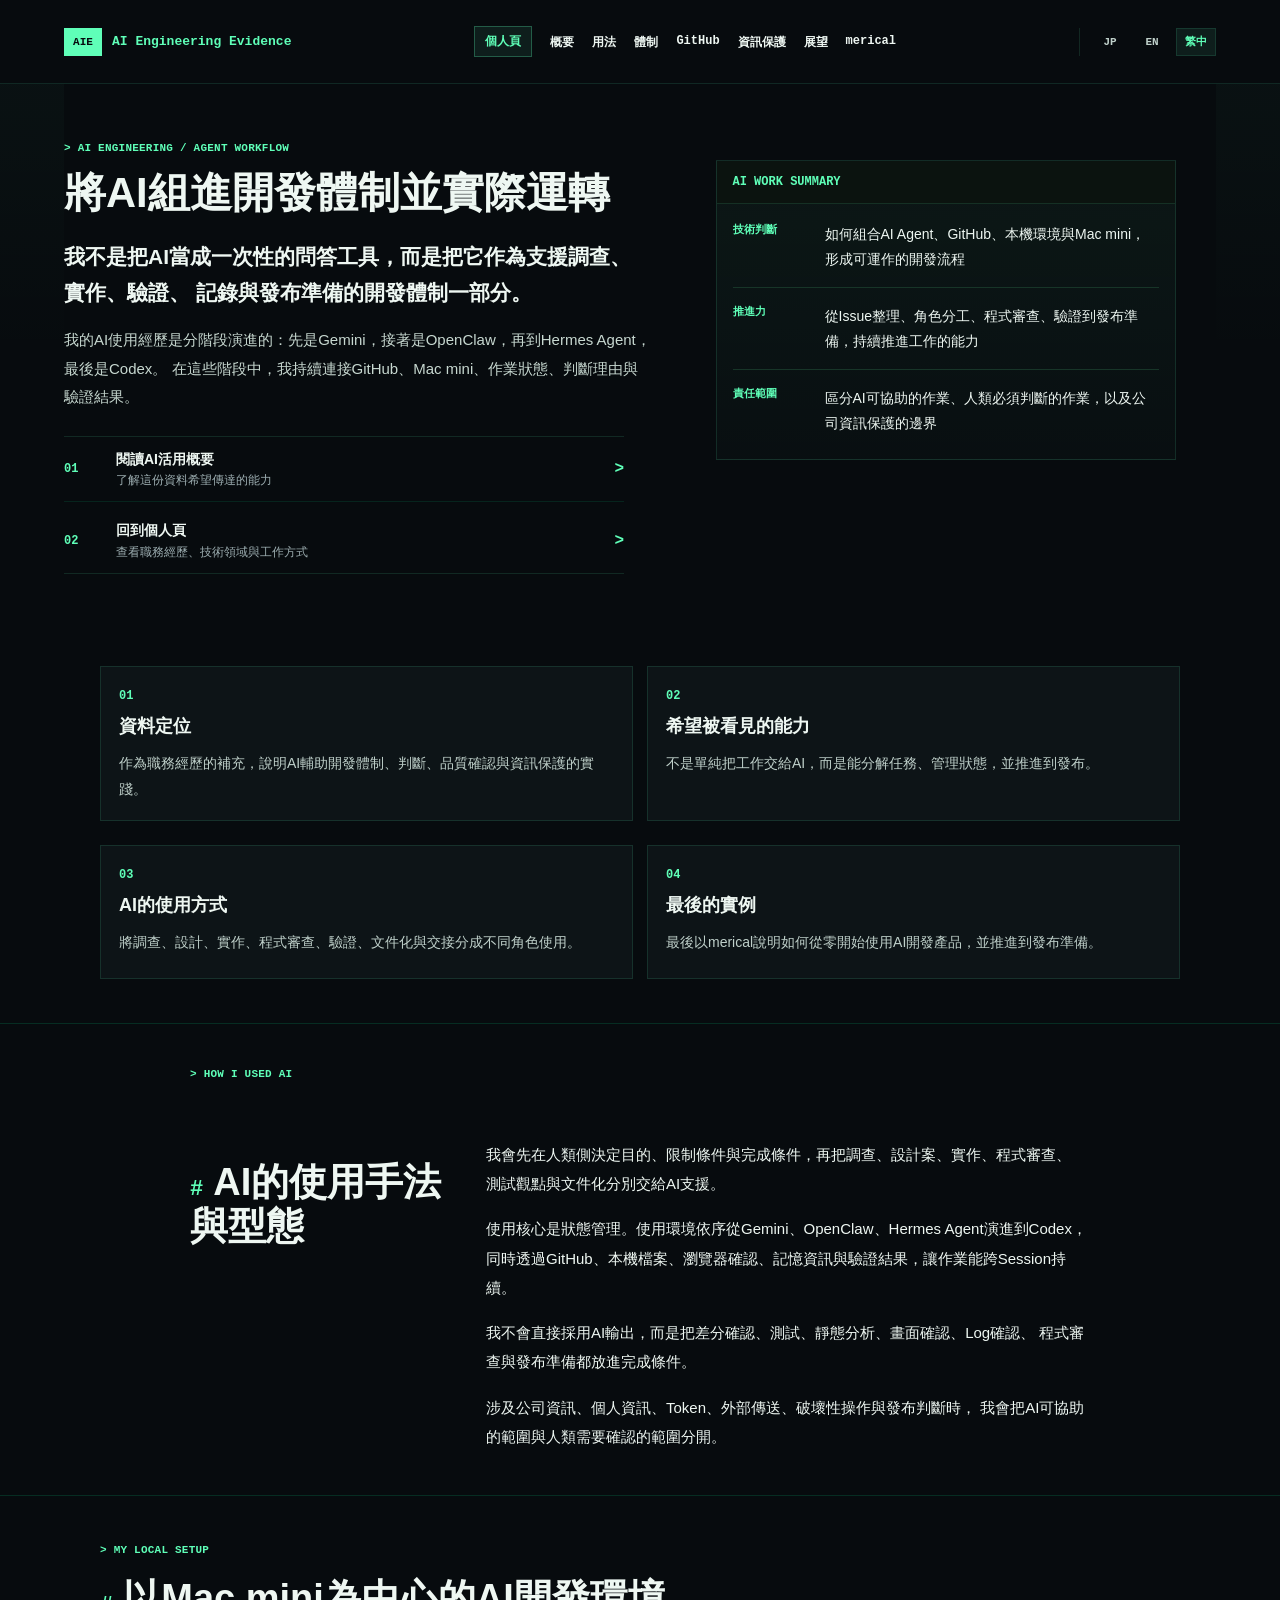
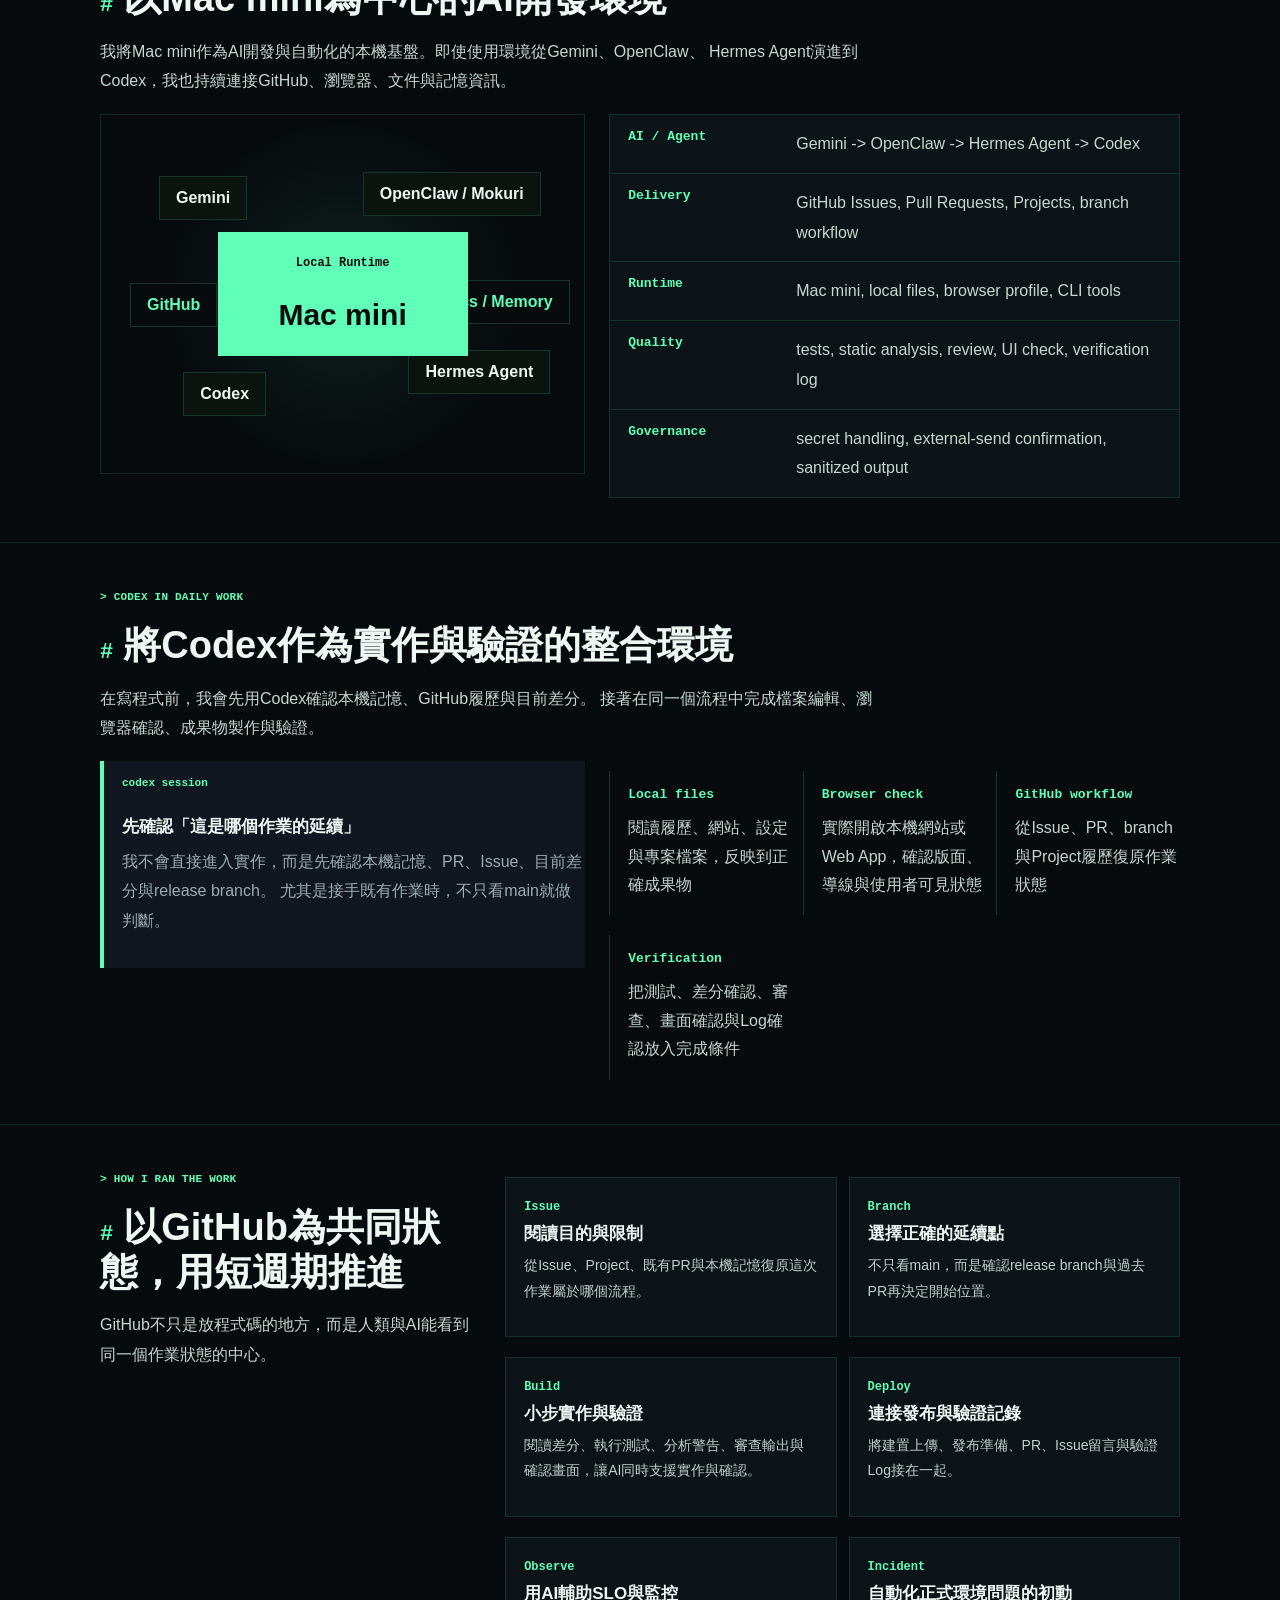
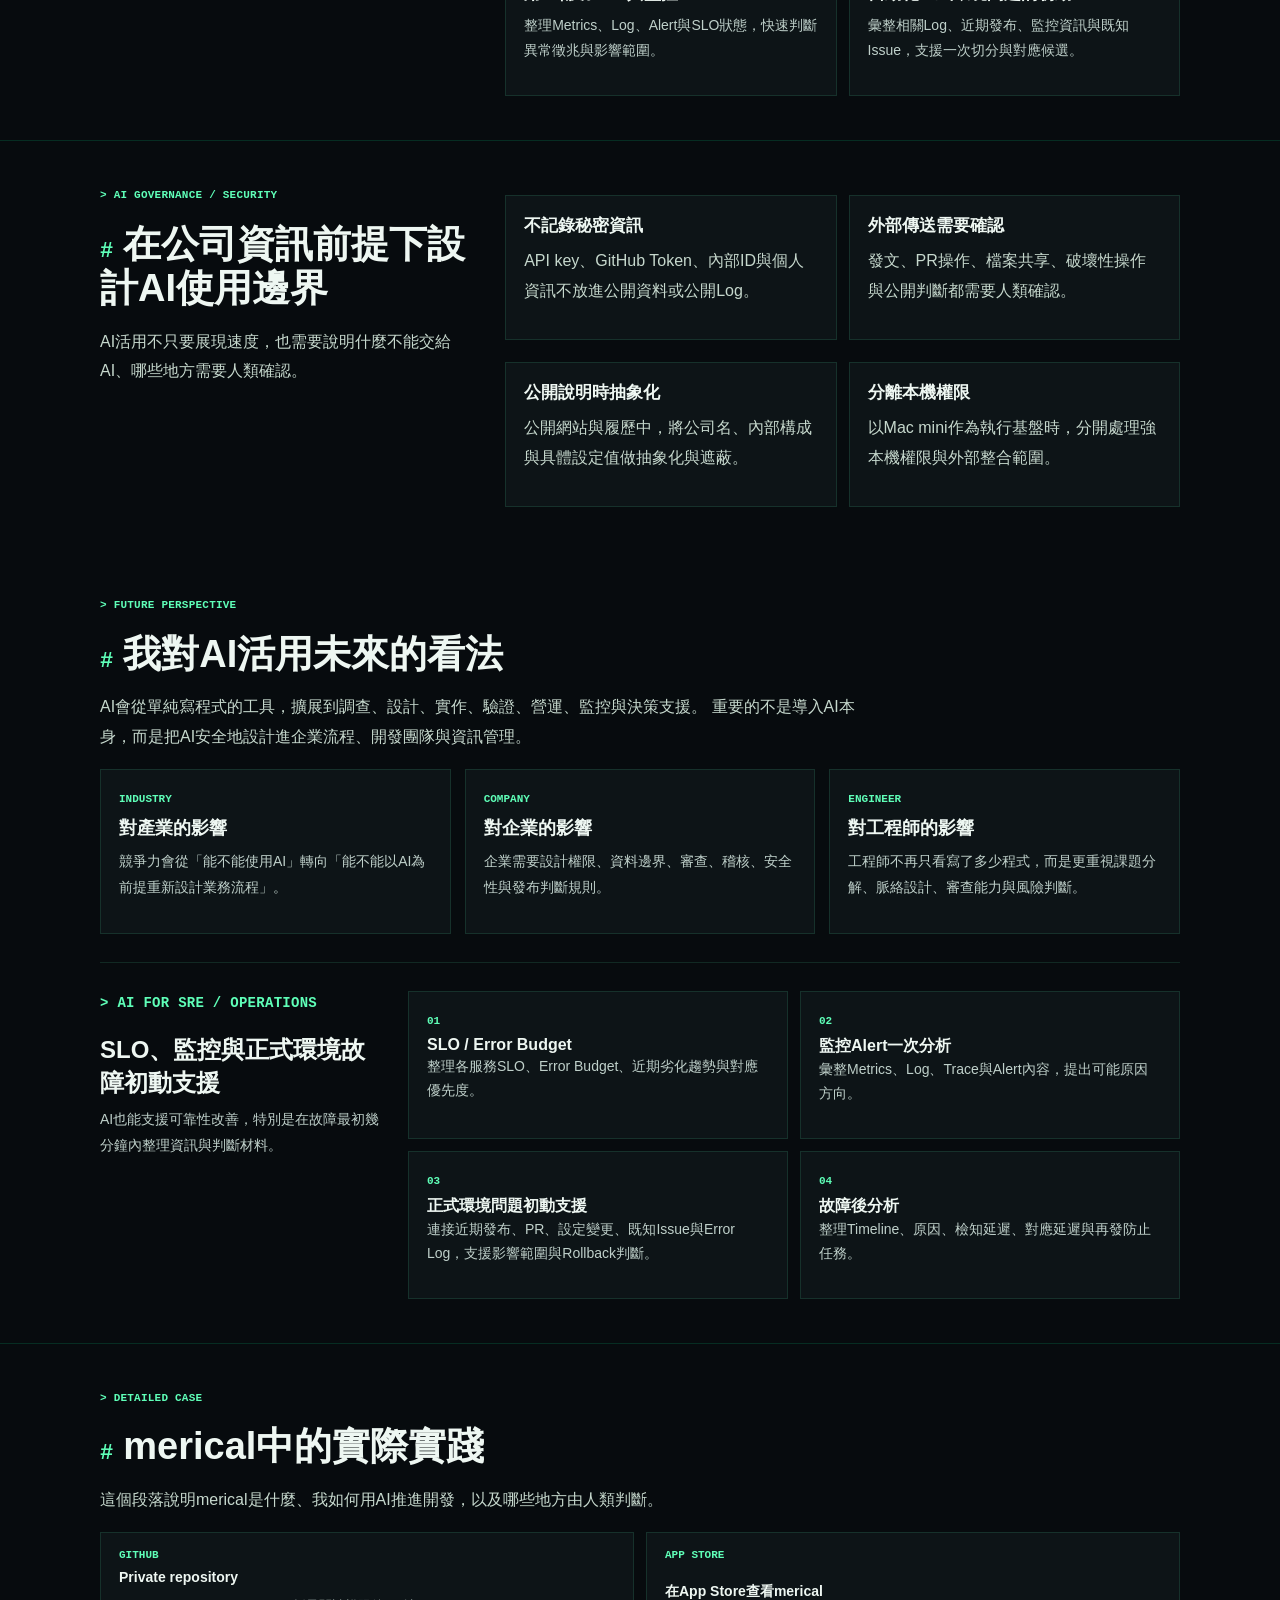
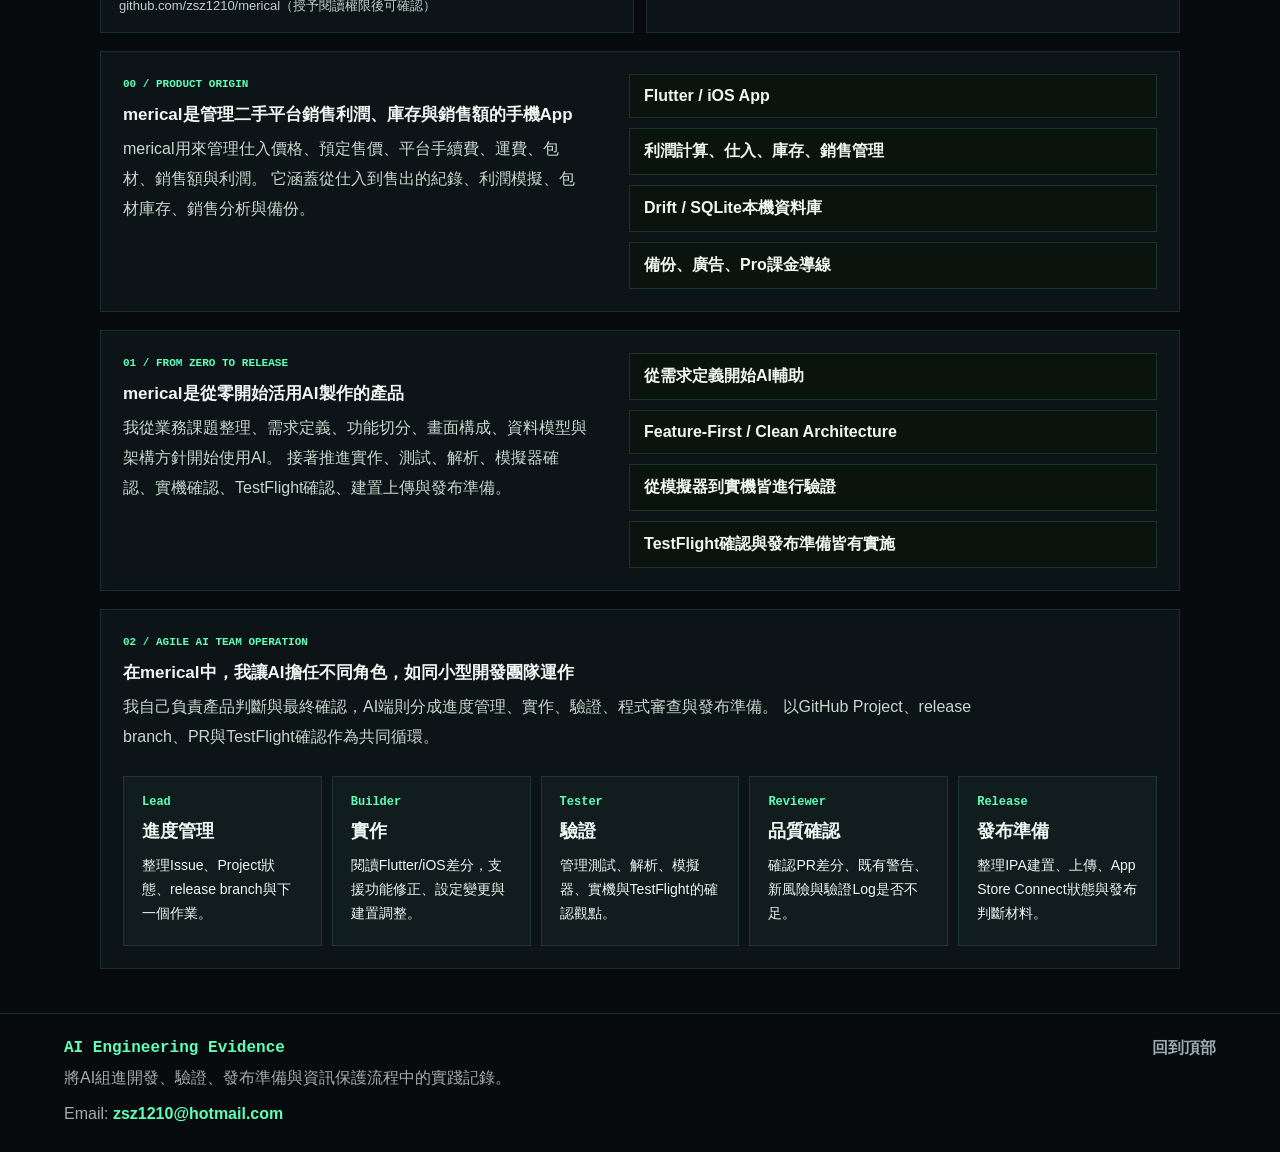
<file: ai-zh.html>
<!doctype html>
<html lang="zh-Hant">
  <head>
    <meta charset="utf-8">
    <meta name="viewport" content="width=device-width, initial-scale=1">
    <title>AI Engineering Evidence | 開發體制與實踐記錄</title>
    <meta
      name="description"
      content="使用AI Agent、GitHub、Mac mini、Codex與本機工作流程，支援開發體制、品質確認、發布與資訊保護的實踐記錄。"
    >
    <meta name="robots" content="noindex,nofollow">
    <link rel="stylesheet" href="./styles.css?v=8">
  </head>
  <body class="portfolio-redesign ai-redesign">
    <header class="site-header">
      <a class="brand" href="./index-zh.html" aria-label="回到個人頁">
        <span class="brand-mark">AIE</span>
        <span>AI Engineering Evidence</span>
      </a>
      <nav class="nav" aria-label="主要導覽">
        <a class="nav-profile" href="./index-zh.html">個人頁</a>
        <a href="#summary">概要</a>
        <a href="#methods">用法</a>
        <a href="#architecture">體制</a>
        <a href="#delivery">GitHub</a>
        <a href="#governance">資訊保護</a>
        <a href="#future">展望</a>
        <a href="#cases">merical</a>
      </nav>
      <nav class="language-switch" aria-label="語言切換">
        <a href="./ai.html">JP</a>
        <a href="./ai-en.html">EN</a>
        <a aria-current="page" href="./ai-zh.html">繁中</a>
      </nav>
    </header>

    <main id="top">
      <section class="hero" aria-labelledby="hero-title">
        <div class="hero-copy">
          <p class="eyebrow">AI Engineering / Agent Workflow</p>
          <h1 id="hero-title">將AI組進開發體制並實際運轉</h1>
          <p class="hero-intro">
            我不是把AI當成一次性的問答工具，而是把它作為支援調查、實作、驗證、
            記錄與發布準備的開發體制一部分。
          </p>
          <p class="lead">
            我的AI使用經歷是分階段演進的：先是Gemini，接著是OpenClaw，再到Hermes Agent，最後是Codex。
            在這些階段中，我持續連接GitHub、Mac mini、作業狀態、判斷理由與驗證結果。
          </p>
          <nav class="profile-entry" aria-label="建議閱讀順序">
            <a href="#summary">
              <span>01</span>
              <strong>閱讀AI活用概要</strong>
              <small>了解這份資料希望傳達的能力</small>
            </a>
            <a href="./index-zh.html">
              <span>02</span>
              <strong>回到個人頁</strong>
              <small>查看職務經歷、技術領域與工作方式</small>
            </a>
          </nav>
        </div>

        <aside class="terminal-panel" aria-label="AI開發體制概要">
          <div class="terminal-bar">
            <strong>ai work summary</strong>
          </div>
          <dl class="worklog-list">
            <div>
              <dt>技術判斷</dt>
              <dd>如何組合AI Agent、GitHub、本機環境與Mac mini，形成可運作的開發流程</dd>
            </div>
            <div>
              <dt>推進力</dt>
              <dd>從Issue整理、角色分工、程式審查、驗證到發布準備，持續推進工作的能力</dd>
            </div>
            <div>
              <dt>責任範圍</dt>
              <dd>區分AI可協助的作業、人類必須判斷的作業，以及公司資訊保護的邊界</dd>
            </div>
          </dl>
        </aside>
      </section>

      <section id="summary" class="signal-band" aria-label="資料摘要">
        <article>
          <span>01</span>
          <strong>資料定位</strong>
          <p>作為職務經歷的補充，說明AI輔助開發體制、判斷、品質確認與資訊保護的實踐。</p>
        </article>
        <article>
          <span>02</span>
          <strong>希望被看見的能力</strong>
          <p>不是單純把工作交給AI，而是能分解任務、管理狀態，並推進到發布。</p>
        </article>
        <article>
          <span>03</span>
          <strong>AI的使用方式</strong>
          <p>將調查、設計、實作、程式審查、驗證、文件化與交接分成不同角色使用。</p>
        </article>
        <article>
          <span>04</span>
          <strong>最後的實例</strong>
          <p>最後以merical說明如何從零開始使用AI開發產品，並推進到發布準備。</p>
        </article>
      </section>

      <section id="methods" class="section overview-section" aria-labelledby="methods-title">
        <div class="section-inner reading-layout">
          <p class="eyebrow">How I used AI</p>
          <h2 id="methods-title">AI的使用手法與型態</h2>
          <div class="article-body">
            <p>
              我會先在人類側決定目的、限制條件與完成條件，再把調查、設計案、實作、程式審查、
              測試觀點與文件化分別交給AI支援。
            </p>
            <p>
              使用核心是狀態管理。使用環境依序從Gemini、OpenClaw、Hermes Agent演進到Codex，
              同時透過GitHub、本機檔案、瀏覽器確認、記憶資訊與驗證結果，讓作業能跨Session持續。
            </p>
            <p>
              我不會直接採用AI輸出，而是把差分確認、測試、靜態分析、畫面確認、Log確認、
              程式審查與發布準備都放進完成條件。
            </p>
            <p>
              涉及公司資訊、個人資訊、Token、外部傳送、破壞性操作與發布判斷時，
              我會把AI可協助的範圍與人類需要確認的範圍分開。
            </p>
          </div>
        </div>
      </section>

      <section id="architecture" class="section architecture-section" aria-labelledby="architecture-title">
        <div class="section-inner">
          <div class="section-heading wide">
            <p class="eyebrow">My local setup</p>
            <h2 id="architecture-title">以Mac mini為中心的AI開發環境</h2>
            <p>
              我將Mac mini作為AI開發與自動化的本機基盤。即使使用環境從Gemini、OpenClaw、
              Hermes Agent演進到Codex，我也持續連接GitHub、瀏覽器、文件與記憶資訊。
            </p>
          </div>

          <div class="architecture-grid">
            <figure class="system-map" aria-label="AI開發體制架構圖">
              <div class="map-core">
                <span>Local Runtime</span>
                <strong>Mac mini</strong>
              </div>
              <div class="map-item item-a">Gemini</div>
              <div class="map-item item-b">OpenClaw / Mokuri</div>
              <div class="map-item item-c">Hermes Agent</div>
              <div class="map-item item-d">Codex</div>
              <div class="map-item item-e">GitHub</div>
              <div class="map-item item-f">Docs / Memory</div>
            </figure>

            <div class="stack-table" role="table" aria-label="AI技術棧">
              <div role="row">
                <strong role="cell">AI / Agent</strong>
                <span role="cell">Gemini -> OpenClaw -> Hermes Agent -> Codex</span>
              </div>
              <div role="row">
                <strong role="cell">Delivery</strong>
                <span role="cell">GitHub Issues, Pull Requests, Projects, branch workflow</span>
              </div>
              <div role="row">
                <strong role="cell">Runtime</strong>
                <span role="cell">Mac mini, local files, browser profile, CLI tools</span>
              </div>
              <div role="row">
                <strong role="cell">Quality</strong>
                <span role="cell">tests, static analysis, review, UI check, verification log</span>
              </div>
              <div role="row">
                <strong role="cell">Governance</strong>
                <span role="cell">secret handling, external-send confirmation, sanitized output</span>
              </div>
            </div>
          </div>
        </div>
      </section>

      <section id="codex" class="section codex-section" aria-labelledby="codex-title">
        <div class="section-inner">
          <div class="section-heading wide">
            <p class="eyebrow">Codex in daily work</p>
            <h2 id="codex-title">將Codex作為實作與驗證的整合環境</h2>
            <p>
              在寫程式前，我會先用Codex確認本機記憶、GitHub履歷與目前差分。
              接著在同一個流程中完成檔案編輯、瀏覽器確認、成果物製作與驗證。
            </p>
          </div>

          <div class="codex-layout">
            <article class="codex-card primary-card">
              <span class="file-label">codex session</span>
              <h3>先確認「這是哪個作業的延續」</h3>
              <p>
                我不會直接進入實作，而是先確認本機記憶、PR、Issue、目前差分與release branch。
                尤其是接手既有作業時，不只看main就做判斷。
              </p>
            </article>

            <div class="codex-uses">
              <article>
                <strong>Local files</strong>
                <span>閱讀履歷、網站、設定與專案檔案，反映到正確成果物</span>
              </article>
              <article>
                <strong>Browser check</strong>
                <span>實際開啟本機網站或Web App，確認版面、導線與使用者可見狀態</span>
              </article>
              <article>
                <strong>GitHub workflow</strong>
                <span>從Issue、PR、branch與Project履歷復原作業狀態</span>
              </article>
              <article>
                <strong>Verification</strong>
                <span>把測試、差分確認、審查、畫面確認與Log確認放入完成條件</span>
              </article>
            </div>
          </div>
        </div>
      </section>

      <section id="delivery" class="section delivery-section" aria-labelledby="delivery-title">
        <div class="section-inner two-column">
          <div class="section-heading sticky-note">
            <p class="eyebrow">How I ran the work</p>
            <h2 id="delivery-title">以GitHub為共同狀態，用短週期推進</h2>
            <p>
              GitHub不只是放程式碼的地方，而是人類與AI能看到同一個作業狀態的中心。
            </p>
          </div>

          <ol class="workflow">
            <li>
              <span>Issue</span>
              <h3>閱讀目的與限制</h3>
              <p>從Issue、Project、既有PR與本機記憶復原這次作業屬於哪個流程。</p>
            </li>
            <li>
              <span>Branch</span>
              <h3>選擇正確的延續點</h3>
              <p>不只看main，而是確認release branch與過去PR再決定開始位置。</p>
            </li>
            <li>
              <span>Build</span>
              <h3>小步實作與驗證</h3>
              <p>閱讀差分、執行測試、分析警告、審查輸出與確認畫面，讓AI同時支援實作與確認。</p>
            </li>
            <li>
              <span>Deploy</span>
              <h3>連接發布與驗證記錄</h3>
              <p>將建置上傳、發布準備、PR、Issue留言與驗證Log接在一起。</p>
            </li>
            <li>
              <span>Observe</span>
              <h3>用AI輔助SLO與監控</h3>
              <p>整理Metrics、Log、Alert與SLO狀態，快速判斷異常徵兆與影響範圍。</p>
            </li>
            <li>
              <span>Incident</span>
              <h3>自動化正式環境問題的初動</h3>
              <p>彙整相關Log、近期發布、監控資訊與既知Issue，支援一次切分與對應候選。</p>
            </li>
          </ol>
        </div>
      </section>

      <section id="governance" class="section governance-section" aria-labelledby="governance-title">
        <div class="section-inner two-column">
          <div class="section-heading sticky-note">
            <p class="eyebrow">AI governance / security</p>
            <h2 id="governance-title">在公司資訊前提下設計AI使用邊界</h2>
            <p>
              AI活用不只要展現速度，也需要說明什麼不能交給AI、哪些地方需要人類確認。
            </p>
          </div>

          <div class="rule-list">
            <article>
              <h3>不記錄秘密資訊</h3>
              <p>API key、GitHub Token、內部ID與個人資訊不放進公開資料或公開Log。</p>
            </article>
            <article>
              <h3>外部傳送需要確認</h3>
              <p>發文、PR操作、檔案共享、破壞性操作與公開判斷都需要人類確認。</p>
            </article>
            <article>
              <h3>公開說明時抽象化</h3>
              <p>公開網站與履歷中，將公司名、內部構成與具體設定值做抽象化與遮蔽。</p>
            </article>
            <article>
              <h3>分離本機權限</h3>
              <p>以Mac mini作為執行基盤時，分開處理強本機權限與外部整合範圍。</p>
            </article>
          </div>
        </div>
      </section>

      <section id="future" class="section future-section" aria-labelledby="future-title">
        <div class="section-inner">
          <div class="section-heading wide">
            <p class="eyebrow">Future perspective</p>
            <h2 id="future-title">我對AI活用未來的看法</h2>
            <p>
              AI會從單純寫程式的工具，擴展到調查、設計、實作、驗證、營運、監控與決策支援。
              重要的不是導入AI本身，而是把AI安全地設計進企業流程、開發團隊與資訊管理。
            </p>
          </div>

          <div class="future-grid">
            <article>
              <span>Industry</span>
              <h3>對產業的影響</h3>
              <p>競爭力會從「能不能使用AI」轉向「能不能以AI為前提重新設計業務流程」。</p>
            </article>
            <article>
              <span>Company</span>
              <h3>對企業的影響</h3>
              <p>企業需要設計權限、資料邊界、審查、稽核、安全性與發布判斷規則。</p>
            </article>
            <article>
              <span>Engineer</span>
              <h3>對工程師的影響</h3>
              <p>工程師不再只看寫了多少程式，而是更重視課題分解、脈絡設計、審查能力與風險判斷。</p>
            </article>
          </div>

          <div class="future-sre">
            <div class="section-heading">
              <p class="eyebrow">AI for SRE / Operations</p>
              <h3>SLO、監控與正式環境故障初動支援</h3>
              <p>
                AI也能支援可靠性改善，特別是在故障最初幾分鐘內整理資訊與判斷材料。
              </p>
            </div>

            <div class="sre-use-cases">
              <article>
                <span>01</span>
                <h4>SLO / Error Budget</h4>
                <p>整理各服務SLO、Error Budget、近期劣化趨勢與對應優先度。</p>
              </article>
              <article>
                <span>02</span>
                <h4>監控Alert一次分析</h4>
                <p>彙整Metrics、Log、Trace與Alert內容，提出可能原因方向。</p>
              </article>
              <article>
                <span>03</span>
                <h4>正式環境問題初動支援</h4>
                <p>連接近期發布、PR、設定變更、既知Issue與Error Log，支援影響範圍與Rollback判斷。</p>
              </article>
              <article>
                <span>04</span>
                <h4>故障後分析</h4>
                <p>整理Timeline、原因、檢知延遲、對應延遲與再發防止任務。</p>
              </article>
            </div>
          </div>
        </div>
      </section>

      <section id="cases" class="section cases-section" aria-labelledby="cases-title">
        <div class="section-inner">
          <div class="section-heading wide">
            <p class="eyebrow">Detailed case</p>
            <h2 id="cases-title">merical中的實際實踐</h2>
            <p>
              這個段落說明merical是什麼、我如何用AI推進開發，以及哪些地方由人類判斷。
            </p>
          </div>

          <div class="case-stack">
            <div class="case-links" aria-label="merical相關連結">
              <div class="repo-note">
                <span>GitHub</span>
                <strong>Private repository</strong>
                <em>github.com/zsz1210/merical（授予閱讀權限後可確認）</em>
              </div>
              <a href="https://apps.apple.com/jp/app/%E3%83%A1%E3%83%AA%E3%82%AB%E3%83%AB/id6758891621">
                <span>App Store</span>
                <strong>在App Store查看merical</strong>
              </a>
            </div>

            <article class="case-detail">
              <div>
                <p class="case-kicker">00 / Product origin</p>
                <h3>merical是管理二手平台銷售利潤、庫存與銷售額的手機App</h3>
                <p>
                  merical用來管理仕入價格、預定售價、平台手續費、運費、包材、銷售額與利潤。
                  它涵蓋從仕入到售出的紀錄、利潤模擬、包材庫存、銷售分析與備份。
                </p>
              </div>
              <ul class="case-facts">
                <li>Flutter / iOS App</li>
                <li>利潤計算、仕入、庫存、銷售管理</li>
                <li>Drift / SQLite本機資料庫</li>
                <li>備份、廣告、Pro課金導線</li>
              </ul>
            </article>

            <article class="case-detail">
              <div>
                <p class="case-kicker">01 / From zero to release</p>
                <h3>merical是從零開始活用AI製作的產品</h3>
                <p>
                  我從業務課題整理、需求定義、功能切分、畫面構成、資料模型與架構方針開始使用AI。
                  接著推進實作、測試、解析、模擬器確認、實機確認、TestFlight確認、建置上傳與發布準備。
                </p>
              </div>
              <ul class="case-facts">
                <li>從需求定義開始AI輔助</li>
                <li>Feature-First / Clean Architecture</li>
                <li>從模擬器到實機皆進行驗證</li>
                <li>TestFlight確認與發布準備皆有實施</li>
              </ul>
            </article>

            <article class="agile-case">
              <div class="agile-copy">
                <p class="case-kicker">02 / Agile AI team operation</p>
                <h3>在merical中，我讓AI擔任不同角色，如同小型開發團隊運作</h3>
                <p>
                  我自己負責產品判斷與最終確認，AI端則分成進度管理、實作、驗證、程式審查與發布準備。
                  以GitHub Project、release branch、PR與TestFlight確認作為共同循環。
                </p>
              </div>

              <div class="role-grid" aria-label="AI團隊角色">
                <article>
                  <span>Lead</span>
                  <strong>進度管理</strong>
                  <p>整理Issue、Project狀態、release branch與下一個作業。</p>
                </article>
                <article>
                  <span>Builder</span>
                  <strong>實作</strong>
                  <p>閱讀Flutter/iOS差分，支援功能修正、設定變更與建置調整。</p>
                </article>
                <article>
                  <span>Tester</span>
                  <strong>驗證</strong>
                  <p>管理測試、解析、模擬器、實機與TestFlight的確認觀點。</p>
                </article>
                <article>
                  <span>Reviewer</span>
                  <strong>品質確認</strong>
                  <p>確認PR差分、既有警告、新風險與驗證Log是否不足。</p>
                </article>
                <article>
                  <span>Release</span>
                  <strong>發布準備</strong>
                  <p>整理IPA建置、上傳、App Store Connect狀態與發布判斷材料。</p>
                </article>
              </div>
            </article>
          </div>
        </div>
      </section>
    </main>

    <footer class="footer">
      <div>
        <strong>AI Engineering Evidence</strong>
        <p>將AI組進開發、驗證、發布準備與資訊保護流程中的實踐記錄。</p>
        <p class="contact-line">Email: <a href="mailto:zsz1210@hotmail.com">zsz1210@hotmail.com</a></p>
      </div>
      <a href="#top">回到頂部</a>
    </footer>
  </body>
</html>
</file>
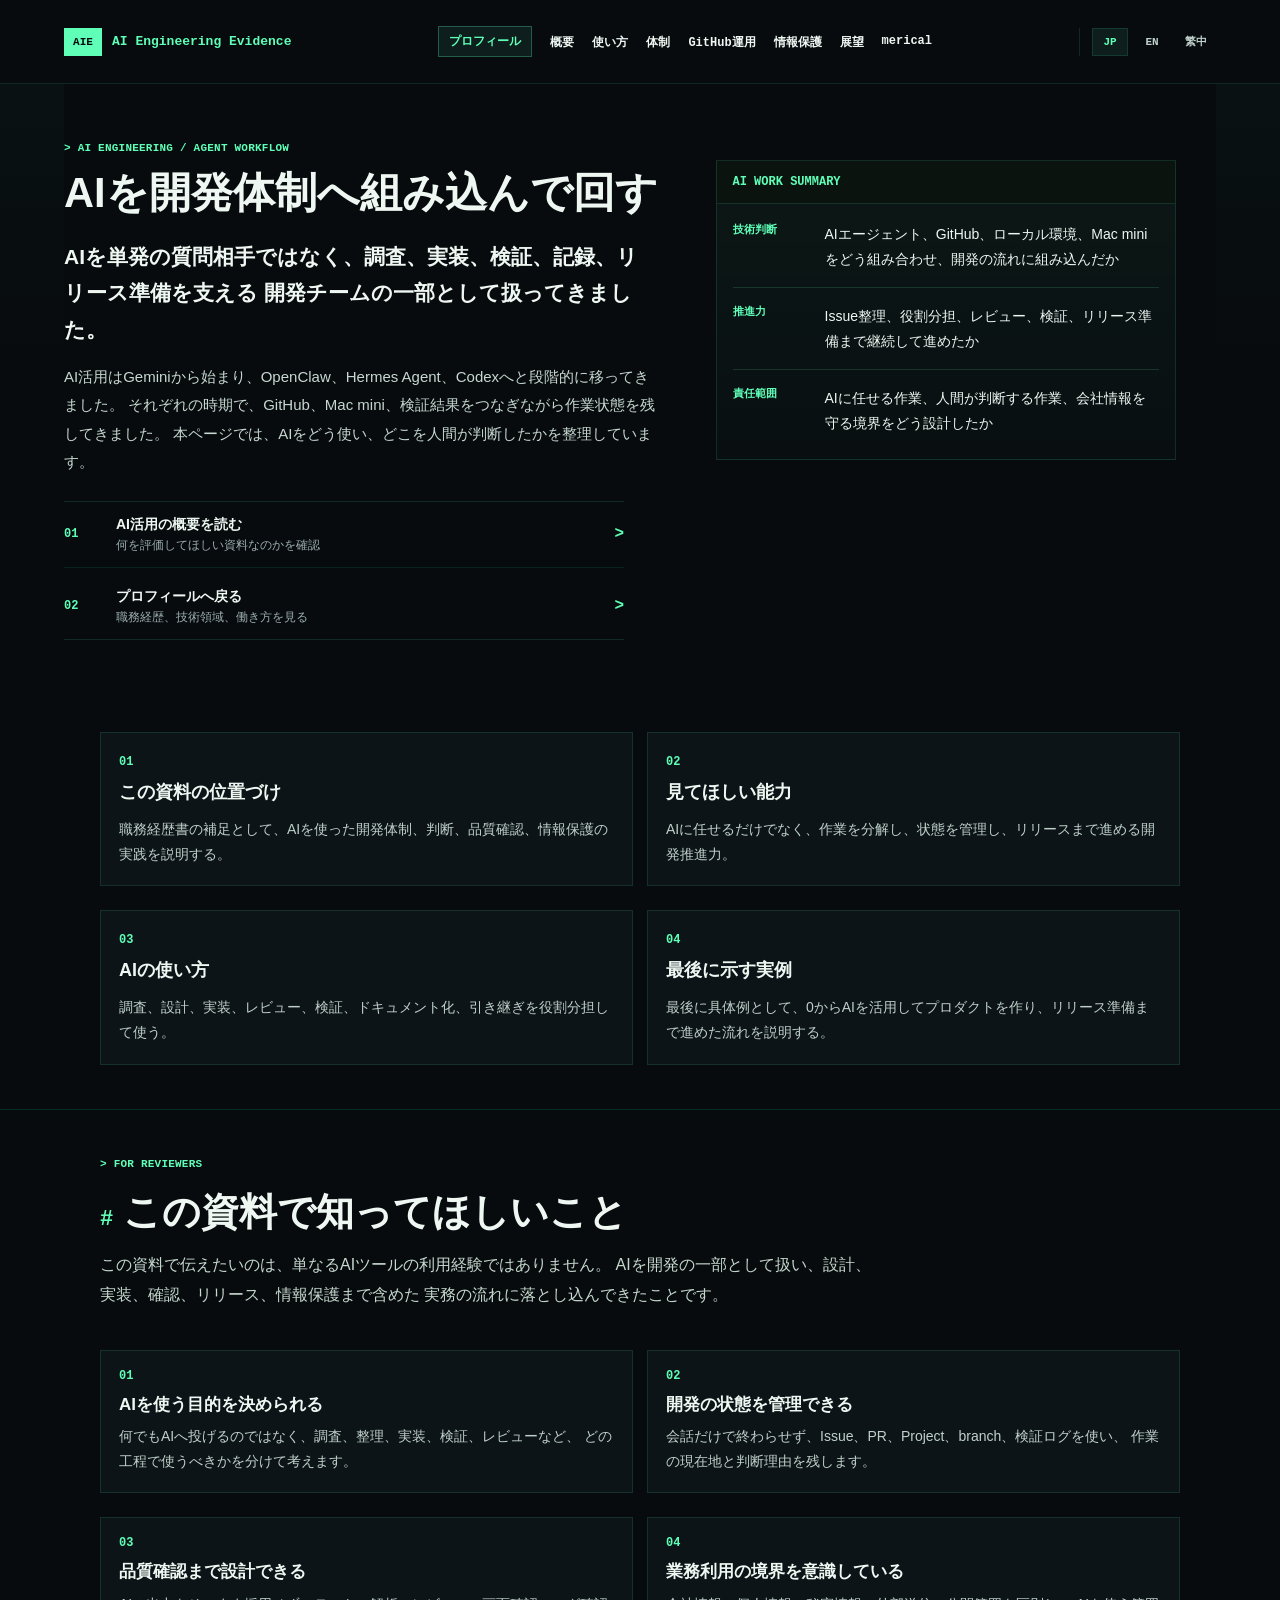
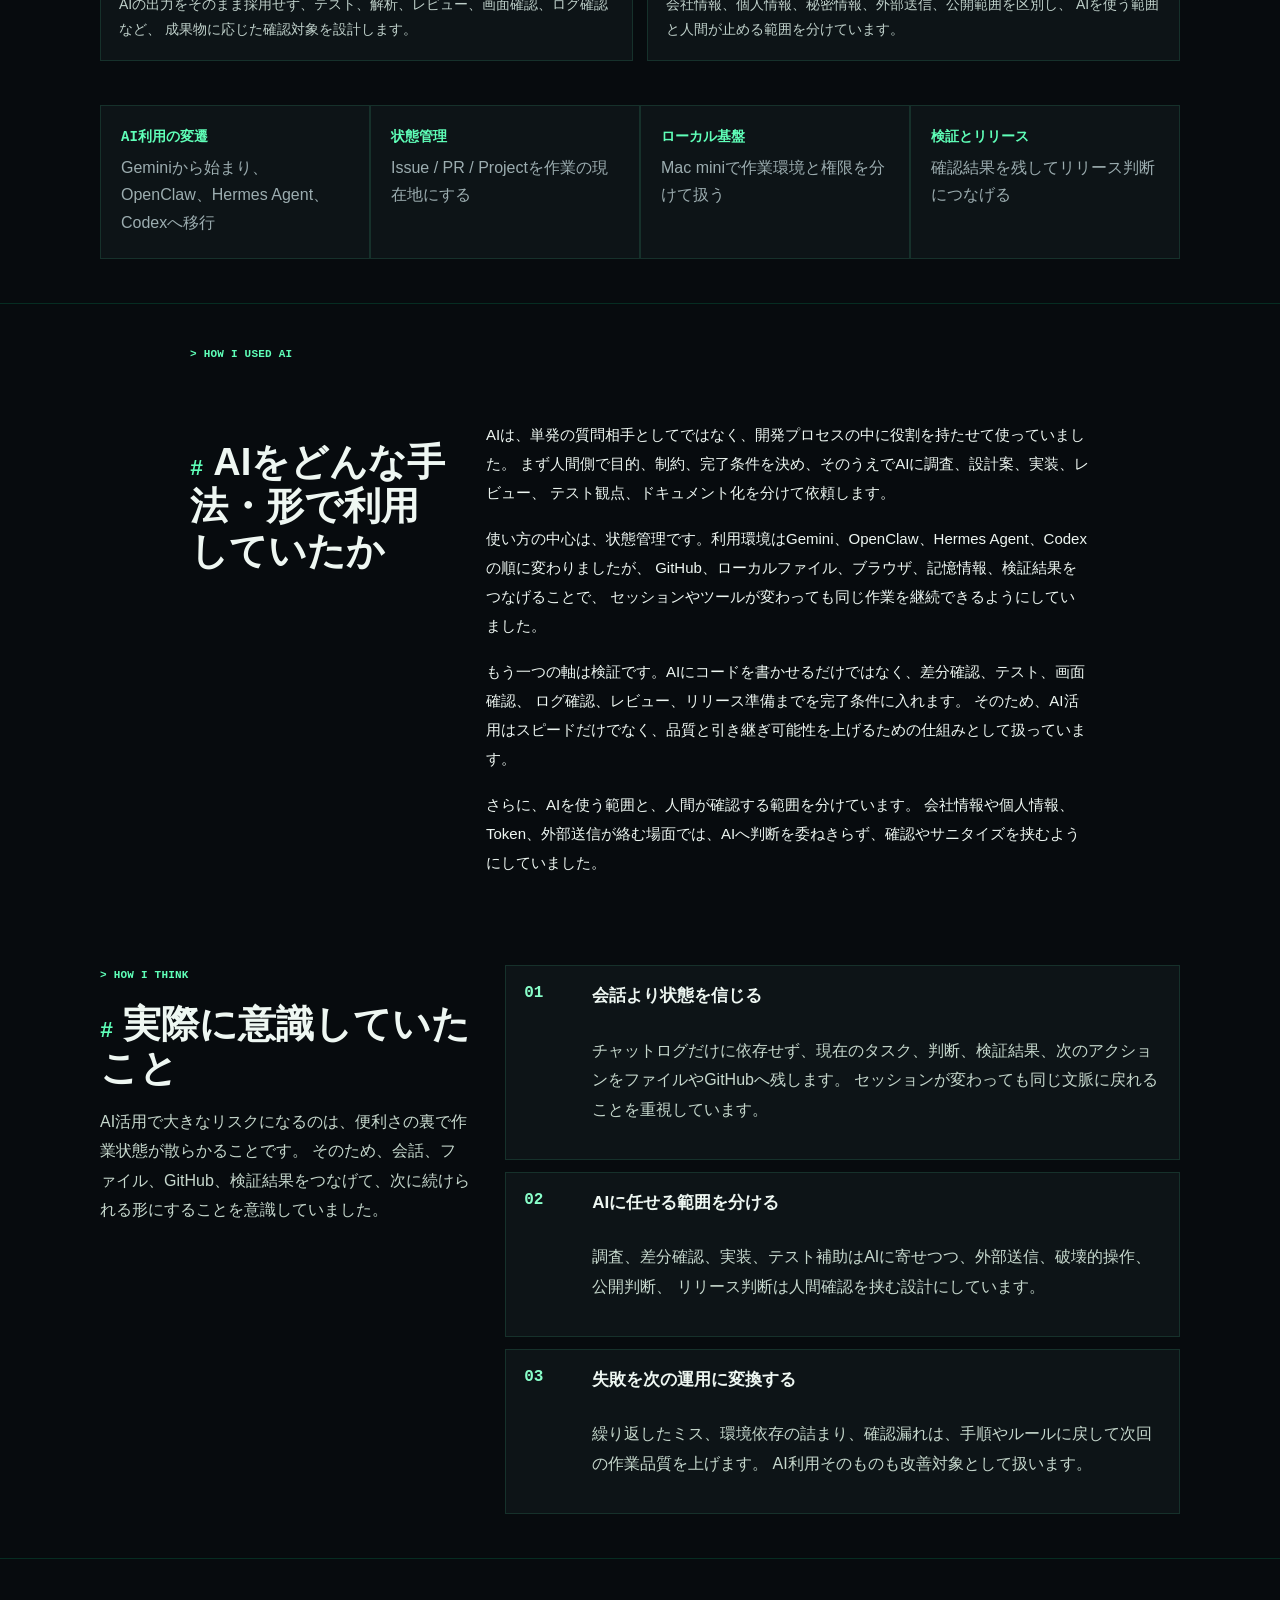
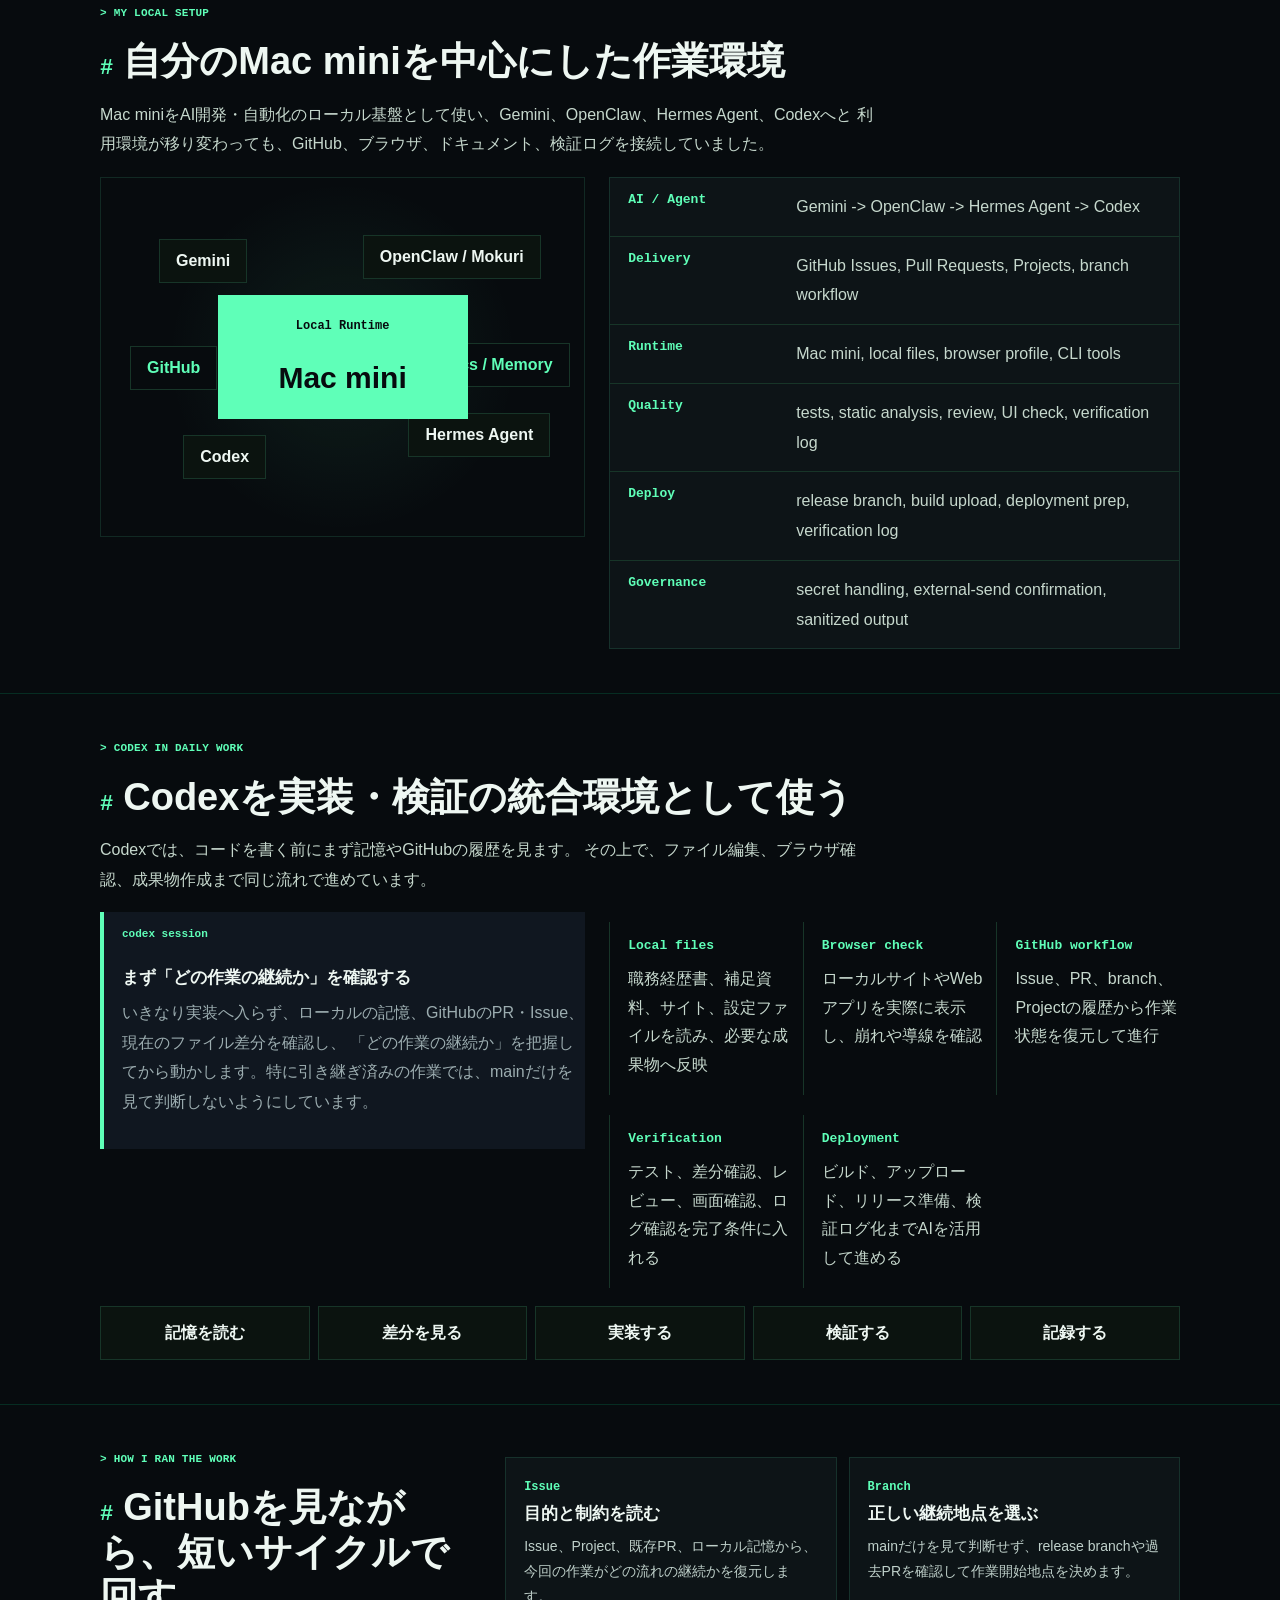
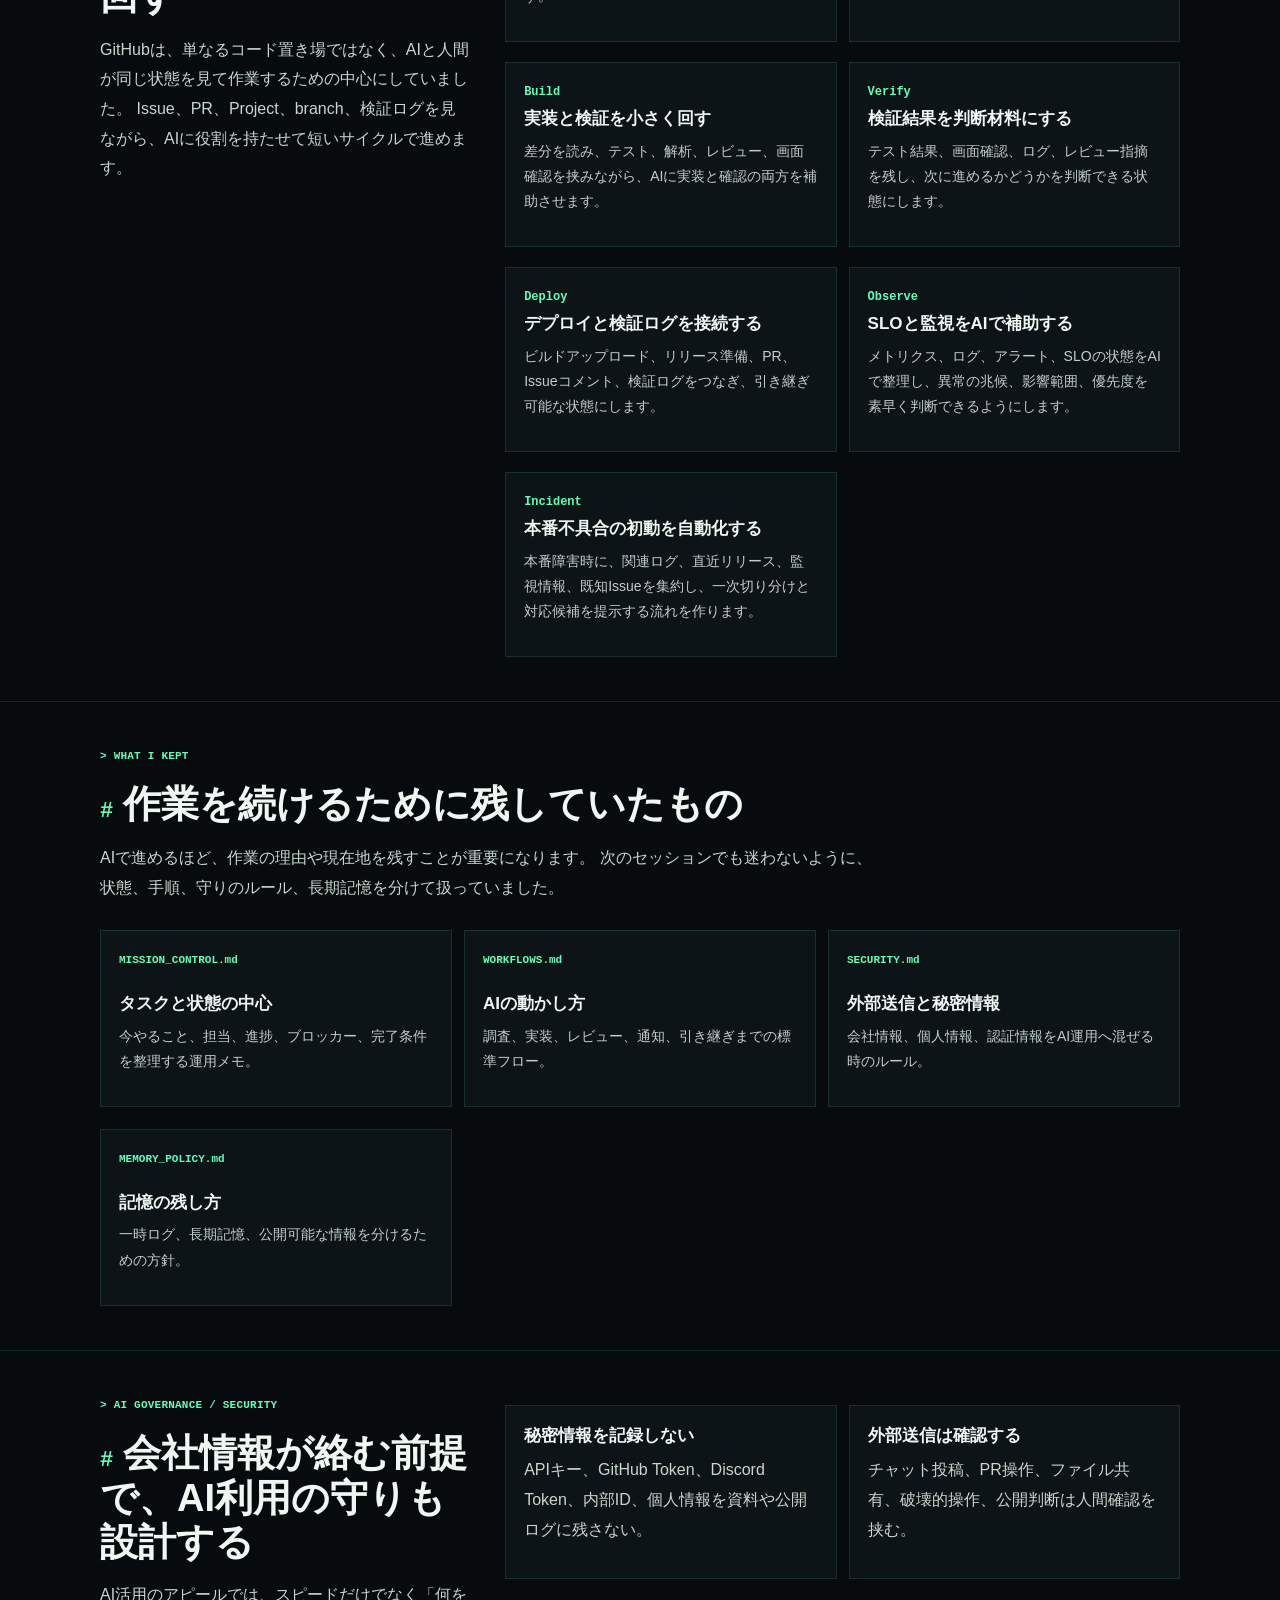
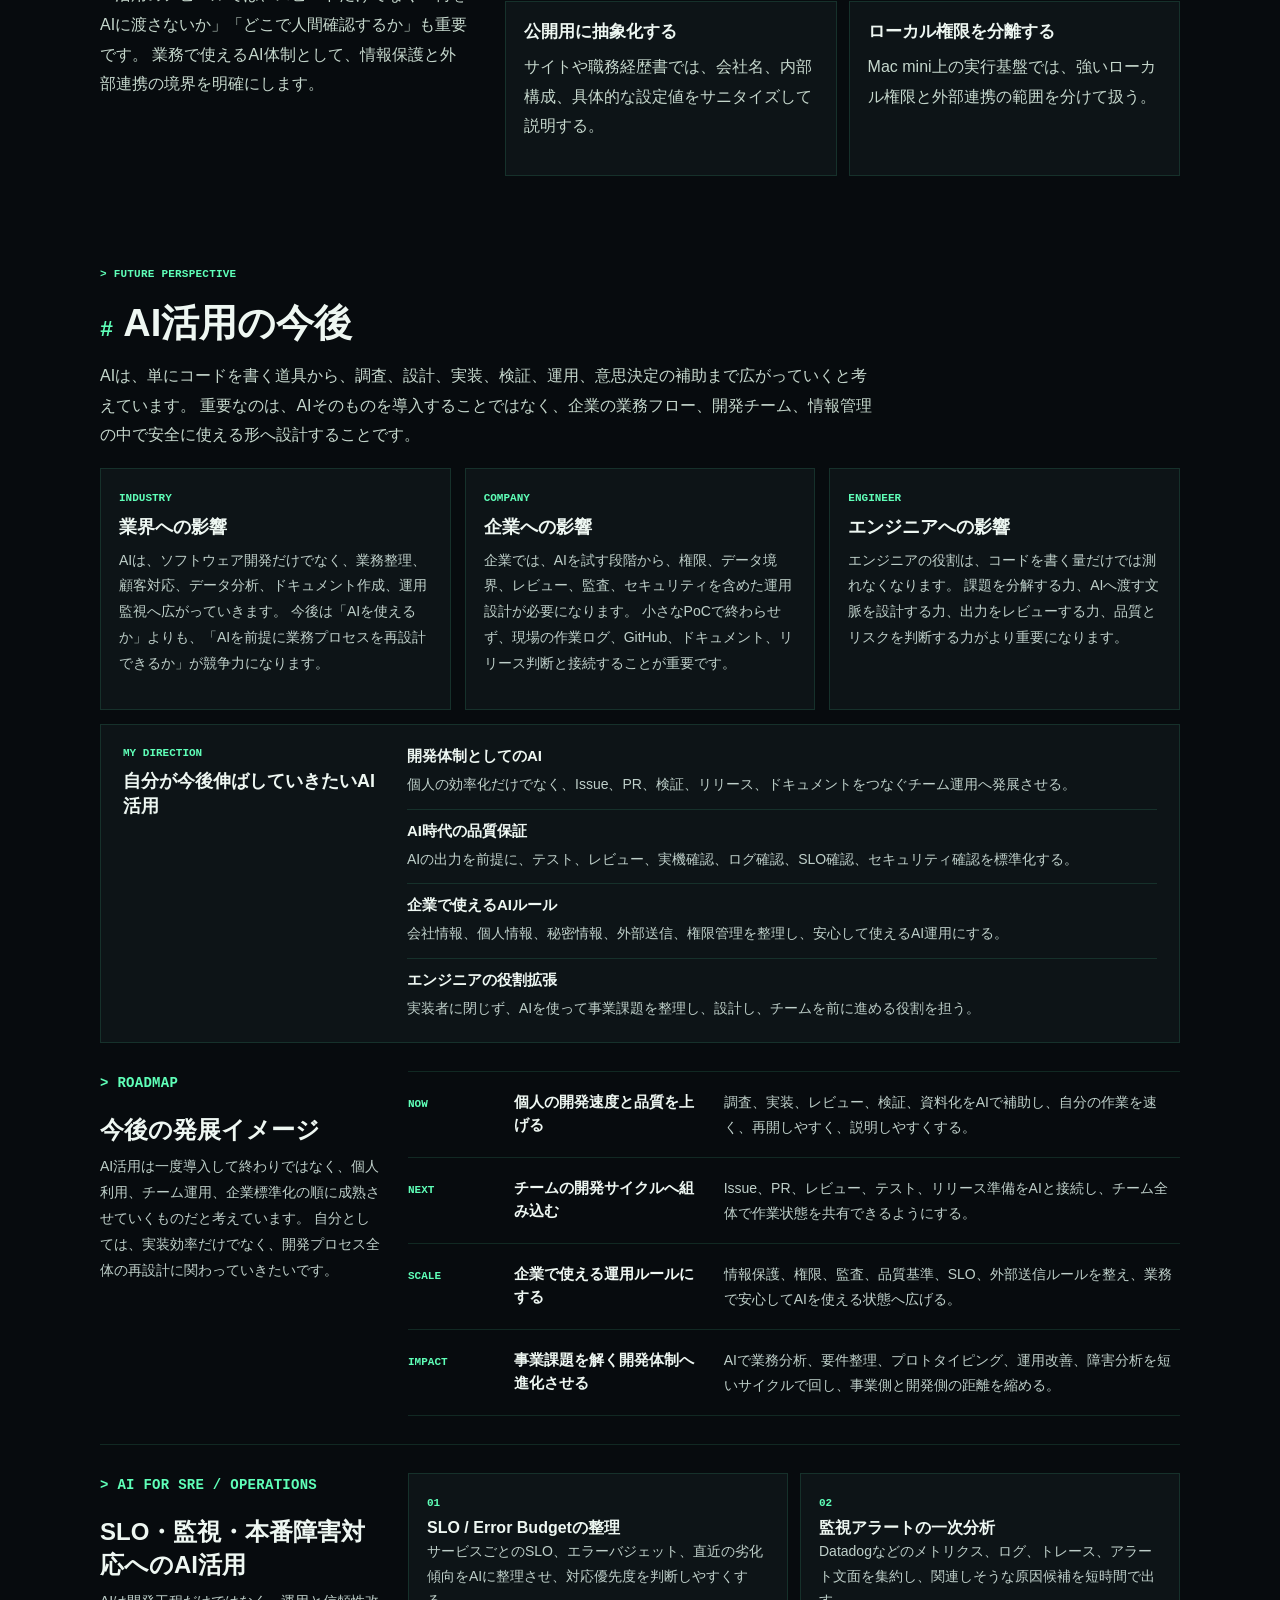
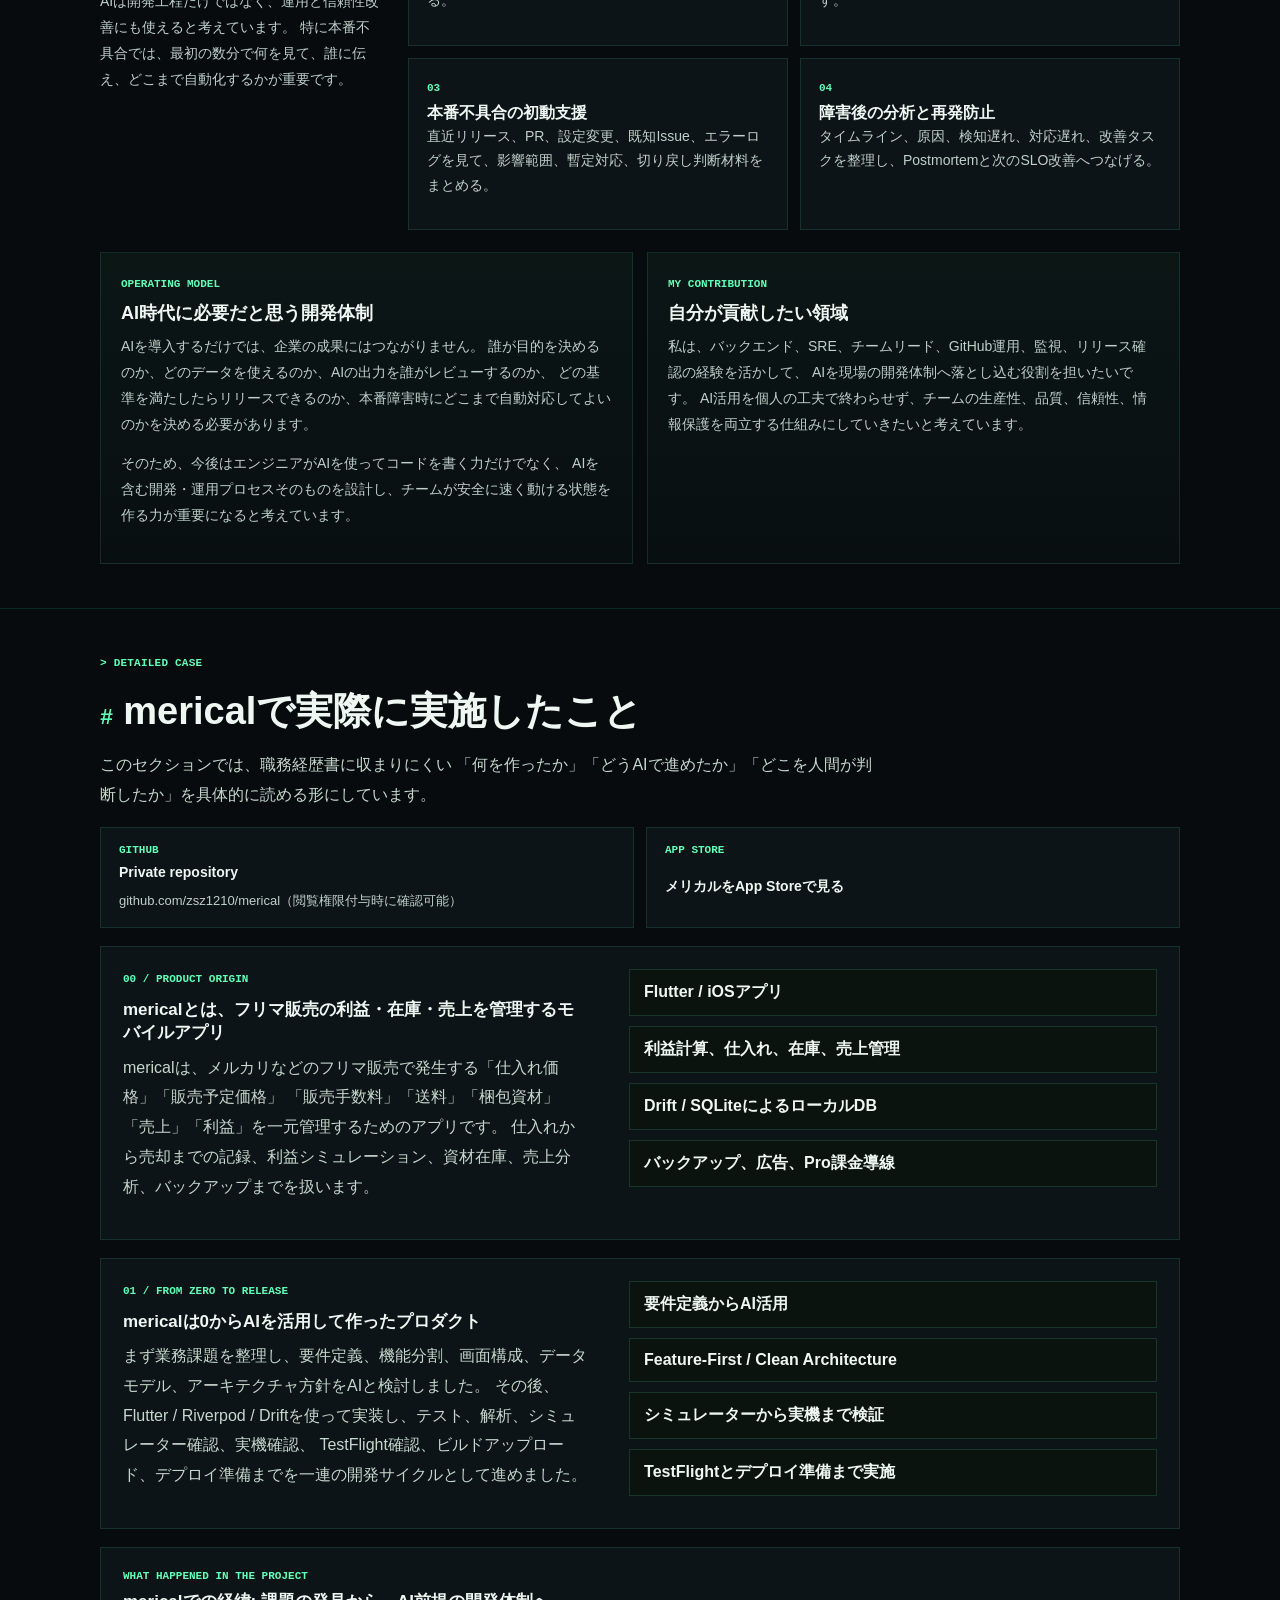
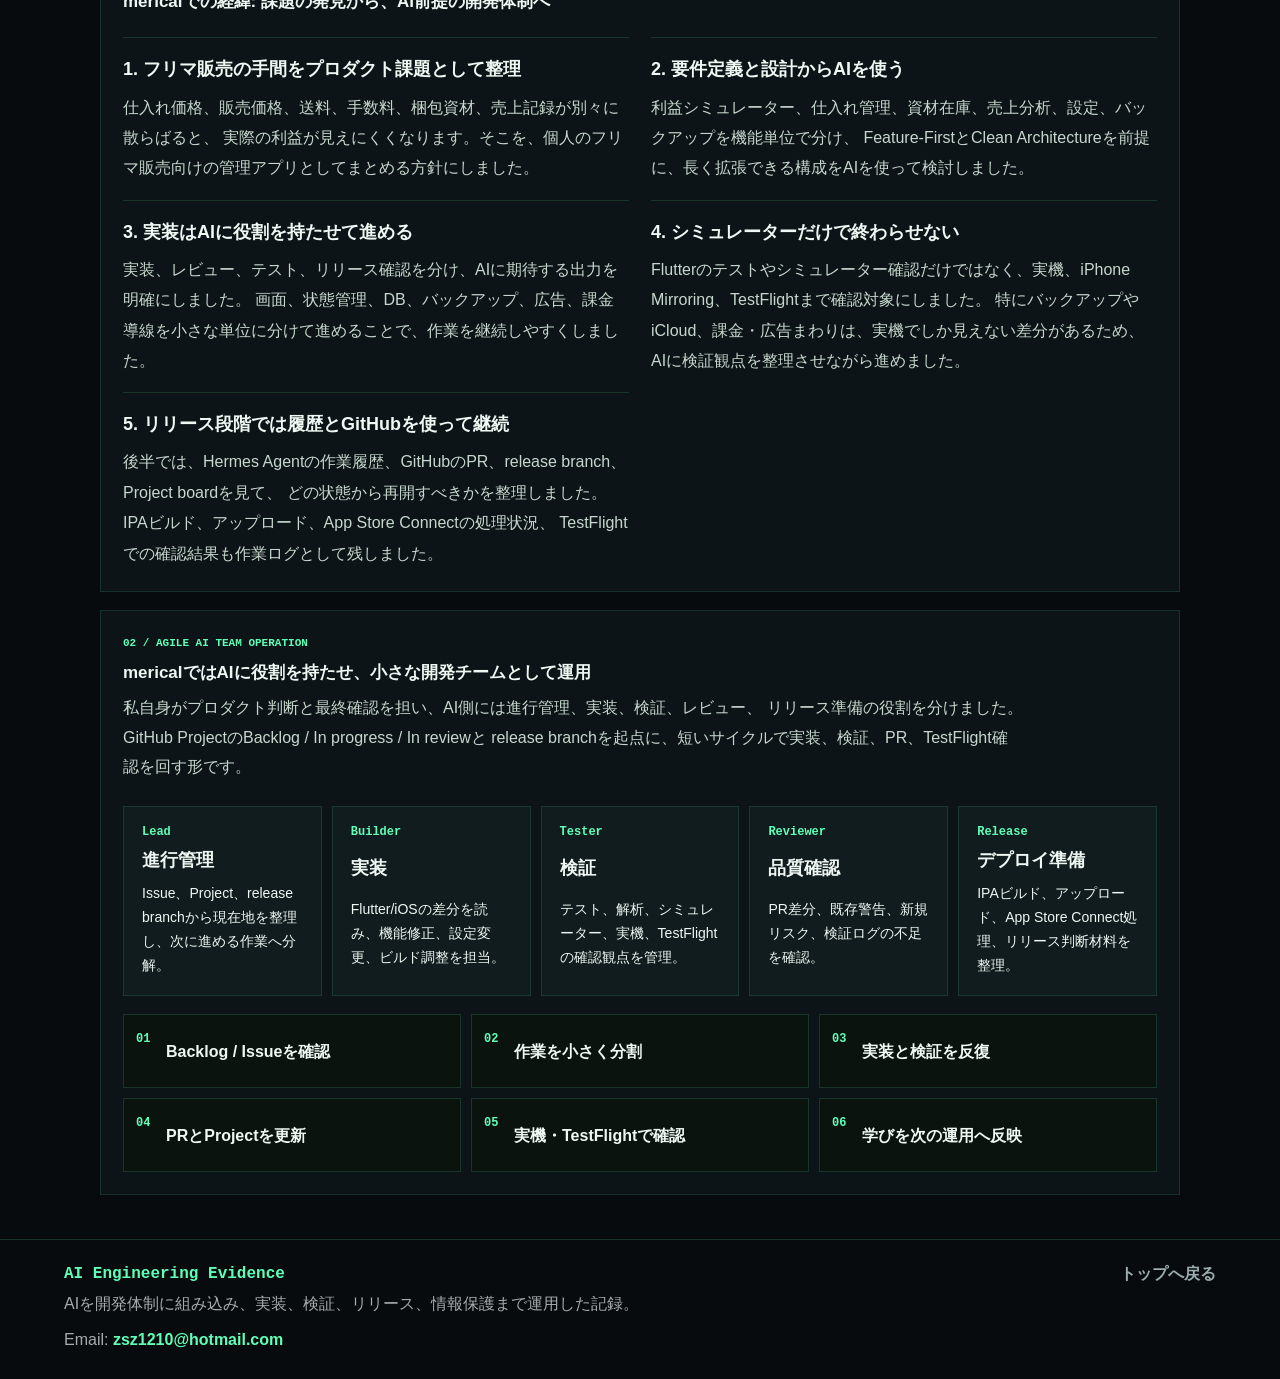
<file: ai.html>
<!doctype html>
<html lang="ja">
  <head>
    <meta charset="utf-8">
    <meta name="viewport" content="width=device-width, initial-scale=1">
    <title>AI Engineering Evidence | 開発体制と実践記録</title>
    <meta
      name="description"
      content="AIエージェント、GitHub、Mac mini、Codexを使って開発体制、品質確認、リリース、情報保護まで設計した実践記録"
    >
    <meta name="robots" content="noindex,nofollow">
    <link rel="stylesheet" href="./styles.css?v=8">
  </head>
  <body class="portfolio-redesign ai-redesign">
    <header class="site-header">
      <a class="brand" href="./index.html" aria-label="プロフィールへ">
        <span class="brand-mark">AIE</span>
        <span>AI Engineering Evidence</span>
      </a>
      <nav class="nav" aria-label="主要ナビゲーション">
        <a class="nav-profile" href="./index.html">プロフィール</a>
        <a href="#summary">概要</a>
        <a href="#methods">使い方</a>
        <a href="#architecture">体制</a>
        <a href="#delivery">GitHub運用</a>
        <a href="#governance">情報保護</a>
        <a href="#future">展望</a>
        <a href="#cases">merical</a>
      </nav>
      <nav class="language-switch" aria-label="言語切替">
        <a aria-current="page" href="./ai.html">JP</a>
        <a href="./ai-en.html">EN</a>
        <a href="./ai-zh.html">繁中</a>
      </nav>
    </header>

    <main id="top">
      <section class="hero" aria-labelledby="hero-title">
        <div class="hero-copy">
          <p class="eyebrow">AI Engineering / Agent Workflow</p>
          <h1 id="hero-title">AIを開発体制へ組み込んで回す</h1>
          <p class="hero-intro">
            AIを単発の質問相手ではなく、調査、実装、検証、記録、リリース準備を支える
            開発チームの一部として扱ってきました。
          </p>
          <p class="lead">
            AI活用はGeminiから始まり、OpenClaw、Hermes Agent、Codexへと段階的に移ってきました。
            それぞれの時期で、GitHub、Mac mini、検証結果をつなぎながら作業状態を残してきました。
            本ページでは、AIをどう使い、どこを人間が判断したかを整理しています。
          </p>
          <nav class="profile-entry" aria-label="読む順番">
            <a href="#summary">
              <span>01</span>
              <strong>AI活用の概要を読む</strong>
              <small>何を評価してほしい資料なのかを確認</small>
            </a>
            <a href="./index.html">
              <span>02</span>
              <strong>プロフィールへ戻る</strong>
              <small>職務経歴、技術領域、働き方を見る</small>
            </a>
          </nav>
        </div>

        <aside class="terminal-panel" aria-label="開発体制の概要">
          <div class="terminal-bar">
            <strong>ai work summary</strong>
          </div>
          <dl class="worklog-list">
            <div>
              <dt>技術判断</dt>
              <dd>AIエージェント、GitHub、ローカル環境、Mac miniをどう組み合わせ、開発の流れに組み込んだか</dd>
            </div>
            <div>
              <dt>推進力</dt>
              <dd>Issue整理、役割分担、レビュー、検証、リリース準備まで継続して進めたか</dd>
            </div>
            <div>
              <dt>責任範囲</dt>
              <dd>AIに任せる作業、人間が判断する作業、会社情報を守る境界をどう設計したか</dd>
            </div>
          </dl>
        </aside>
      </section>

      <section id="summary" class="signal-band" aria-label="資料のサマリー">
        <article>
          <span>01</span>
          <strong>この資料の位置づけ</strong>
          <p>職務経歴書の補足として、AIを使った開発体制、判断、品質確認、情報保護の実践を説明する。</p>
        </article>
        <article>
          <span>02</span>
          <strong>見てほしい能力</strong>
          <p>AIに任せるだけでなく、作業を分解し、状態を管理し、リリースまで進める開発推進力。</p>
        </article>
        <article>
          <span>03</span>
          <strong>AIの使い方</strong>
          <p>調査、設計、実装、レビュー、検証、ドキュメント化、引き継ぎを役割分担して使う。</p>
        </article>
        <article>
          <span>04</span>
          <strong>最後に示す実例</strong>
          <p>最後に具体例として、0からAIを活用してプロダクトを作り、リリース準備まで進めた流れを説明する。</p>
        </article>
      </section>

      <section id="intent" class="section evaluation-section" aria-labelledby="intent-title">
        <div class="section-inner">
          <div class="section-heading wide">
            <p class="eyebrow">For reviewers</p>
            <h2 id="intent-title">この資料で知ってほしいこと</h2>
            <p>
              この資料で伝えたいのは、単なるAIツールの利用経験ではありません。
              AIを開発の一部として扱い、設計、実装、確認、リリース、情報保護まで含めた
              実務の流れに落とし込んできたことです。
            </p>
          </div>

          <div class="evaluation-grid">
            <article>
              <span>01</span>
              <h3>AIを使う目的を決められる</h3>
              <p>
                何でもAIへ投げるのではなく、調査、整理、実装、検証、レビューなど、
                どの工程で使うべきかを分けて考えます。
              </p>
            </article>
            <article>
              <span>02</span>
              <h3>開発の状態を管理できる</h3>
              <p>
                会話だけで終わらせず、Issue、PR、Project、branch、検証ログを使い、
                作業の現在地と判断理由を残します。
              </p>
            </article>
            <article>
              <span>03</span>
              <h3>品質確認まで設計できる</h3>
              <p>
                AIの出力をそのまま採用せず、テスト、解析、レビュー、画面確認、ログ確認など、
                成果物に応じた確認対象を設計します。
              </p>
            </article>
            <article>
              <span>04</span>
              <h3>業務利用の境界を意識している</h3>
              <p>
                会社情報、個人情報、秘密情報、外部送信、公開範囲を区別し、
                AIを使う範囲と人間が止める範囲を分けています。
              </p>
            </article>
          </div>
        </div>
      </section>

      <section class="stats-band" aria-label="主な特徴">
        <div class="stat">
          <strong>AI利用の変遷</strong>
          <span>Geminiから始まり、OpenClaw、Hermes Agent、Codexへ移行</span>
        </div>
        <div class="stat">
          <strong>状態管理</strong>
          <span>Issue / PR / Projectを作業の現在地にする</span>
        </div>
        <div class="stat">
          <strong>ローカル基盤</strong>
          <span>Mac miniで作業環境と権限を分けて扱う</span>
        </div>
        <div class="stat">
          <strong>検証とリリース</strong>
          <span>確認結果を残してリリース判断につなげる</span>
        </div>
      </section>

      <section id="methods" class="section overview-section" aria-labelledby="methods-title">
        <div class="section-inner reading-layout">
          <p class="eyebrow">How I used AI</p>
          <h2 id="methods-title">AIをどんな手法・形で利用していたか</h2>
          <div class="article-body">
            <p>
              AIは、単発の質問相手としてではなく、開発プロセスの中に役割を持たせて使っていました。
              まず人間側で目的、制約、完了条件を決め、そのうえでAIに調査、設計案、実装、レビュー、
              テスト観点、ドキュメント化を分けて依頼します。
            </p>
            <p>
              使い方の中心は、状態管理です。利用環境はGemini、OpenClaw、Hermes Agent、Codexの順に変わりましたが、
              GitHub、ローカルファイル、ブラウザ、記憶情報、検証結果をつなげることで、
              セッションやツールが変わっても同じ作業を継続できるようにしていました。
            </p>
            <p>
              もう一つの軸は検証です。AIにコードを書かせるだけではなく、差分確認、テスト、画面確認、
              ログ確認、レビュー、リリース準備までを完了条件に入れます。
              そのため、AI活用はスピードだけでなく、品質と引き継ぎ可能性を上げるための仕組みとして扱っています。
            </p>
            <p>
              さらに、AIを使う範囲と、人間が確認する範囲を分けています。
              会社情報や個人情報、Token、外部送信が絡む場面では、AIへ判断を委ねきらず、確認やサニタイズを挟むようにしていました。
            </p>
          </div>
        </div>
      </section>

      <section id="principles" class="section" aria-labelledby="principles-title">
        <div class="section-inner two-column">
          <div class="section-heading sticky-note">
            <p class="eyebrow">How I think</p>
            <h2 id="principles-title">実際に意識していたこと</h2>
            <p>
              AI活用で大きなリスクになるのは、便利さの裏で作業状態が散らかることです。
              そのため、会話、ファイル、GitHub、検証結果をつなげて、次に続けられる形にすることを意識していました。
            </p>
          </div>

          <div class="principle-list">
            <article>
              <span>01</span>
              <h3>会話より状態を信じる</h3>
              <p>
                チャットログだけに依存せず、現在のタスク、判断、検証結果、次のアクションをファイルやGitHubへ残します。
                セッションが変わっても同じ文脈に戻れることを重視しています。
              </p>
            </article>
            <article>
              <span>02</span>
              <h3>AIに任せる範囲を分ける</h3>
              <p>
                調査、差分確認、実装、テスト補助はAIに寄せつつ、外部送信、破壊的操作、公開判断、
                リリース判断は人間確認を挟む設計にしています。
              </p>
            </article>
            <article>
              <span>03</span>
              <h3>失敗を次の運用に変換する</h3>
              <p>
                繰り返したミス、環境依存の詰まり、確認漏れは、手順やルールに戻して次回の作業品質を上げます。
                AI利用そのものも改善対象として扱います。
              </p>
            </article>
          </div>
        </div>
      </section>

      <section id="architecture" class="section architecture-section" aria-labelledby="architecture-title">
        <div class="section-inner">
          <div class="section-heading wide">
            <p class="eyebrow">My local setup</p>
            <h2 id="architecture-title">自分のMac miniを中心にした作業環境</h2>
            <p>
              Mac miniをAI開発・自動化のローカル基盤として使い、Gemini、OpenClaw、Hermes Agent、Codexへと
              利用環境が移り変わっても、GitHub、ブラウザ、ドキュメント、検証ログを接続していました。
            </p>
          </div>

          <div class="architecture-grid">
            <figure class="system-map" aria-label="AI開発体制のアーキテクチャ図">
              <div class="map-core">
                <span>Local Runtime</span>
                <strong>Mac mini</strong>
              </div>
              <div class="map-item item-a">Gemini</div>
              <div class="map-item item-b">OpenClaw / Mokuri</div>
              <div class="map-item item-c">Hermes Agent</div>
              <div class="map-item item-d">Codex</div>
              <div class="map-item item-e">GitHub</div>
              <div class="map-item item-f">Docs / Memory</div>
            </figure>

            <div class="stack-table" role="table" aria-label="技術スタック">
              <div role="row">
                <strong role="cell">AI / Agent</strong>
                <span role="cell">Gemini -> OpenClaw -> Hermes Agent -> Codex</span>
              </div>
              <div role="row">
                <strong role="cell">Delivery</strong>
                <span role="cell">GitHub Issues, Pull Requests, Projects, branch workflow</span>
              </div>
              <div role="row">
                <strong role="cell">Runtime</strong>
                <span role="cell">Mac mini, local files, browser profile, CLI tools</span>
              </div>
              <div role="row">
                <strong role="cell">Quality</strong>
                <span role="cell">tests, static analysis, review, UI check, verification log</span>
              </div>
              <div role="row">
                <strong role="cell">Deploy</strong>
                <span role="cell">release branch, build upload, deployment prep, verification log</span>
              </div>
              <div role="row">
                <strong role="cell">Governance</strong>
                <span role="cell">secret handling, external-send confirmation, sanitized output</span>
              </div>
            </div>
          </div>
        </div>
      </section>

      <section id="codex" class="section codex-section" aria-labelledby="codex-title">
        <div class="section-inner">
          <div class="section-heading wide">
            <p class="eyebrow">Codex in daily work</p>
            <h2 id="codex-title">Codexを実装・検証の統合環境として使う</h2>
            <p>
              Codexでは、コードを書く前にまず記憶やGitHubの履歴を見ます。
              その上で、ファイル編集、ブラウザ確認、成果物作成まで同じ流れで進めています。
            </p>
          </div>

          <div class="codex-layout">
            <article class="codex-card primary-card">
              <span class="file-label">codex session</span>
              <h3>まず「どの作業の継続か」を確認する</h3>
              <p>
                いきなり実装へ入らず、ローカルの記憶、GitHubのPR・Issue、現在のファイル差分を確認し、
                「どの作業の継続か」を把握してから動かします。特に引き継ぎ済みの作業では、mainだけを見て判断しないようにしています。
              </p>
            </article>

            <div class="codex-uses">
              <article>
                <strong>Local files</strong>
                <span>職務経歴書、補足資料、サイト、設定ファイルを読み、必要な成果物へ反映</span>
              </article>
              <article>
                <strong>Browser check</strong>
                <span>ローカルサイトやWebアプリを実際に表示し、崩れや導線を確認</span>
              </article>
              <article>
                <strong>GitHub workflow</strong>
                <span>Issue、PR、branch、Projectの履歴から作業状態を復元して進行</span>
              </article>
              <article>
                <strong>Verification</strong>
                <span>テスト、差分確認、レビュー、画面確認、ログ確認を完了条件に入れる</span>
              </article>
              <article>
                <strong>Deployment</strong>
                <span>ビルド、アップロード、リリース準備、検証ログ化までAIを活用して進める</span>
              </article>
            </div>
          </div>

          <div class="codex-flow" aria-label="Codexの使い方">
            <span>記憶を読む</span>
            <span>差分を見る</span>
            <span>実装する</span>
            <span>検証する</span>
            <span>記録する</span>
          </div>
        </div>
      </section>

      <section id="delivery" class="section delivery-section" aria-labelledby="delivery-title">
        <div class="section-inner two-column">
          <div class="section-heading sticky-note">
            <p class="eyebrow">How I ran the work</p>
            <h2 id="delivery-title">GitHubを見ながら、短いサイクルで回す</h2>
            <p>
              GitHubは、単なるコード置き場ではなく、AIと人間が同じ状態を見て作業するための中心にしていました。
              Issue、PR、Project、branch、検証ログを見ながら、AIに役割を持たせて短いサイクルで進めます。
            </p>
          </div>

          <ol class="workflow">
            <li>
              <span>Issue</span>
              <h3>目的と制約を読む</h3>
              <p>Issue、Project、既存PR、ローカル記憶から、今回の作業がどの流れの継続かを復元します。</p>
            </li>
            <li>
              <span>Branch</span>
              <h3>正しい継続地点を選ぶ</h3>
              <p>mainだけを見て判断せず、release branchや過去PRを確認して作業開始地点を決めます。</p>
            </li>
            <li>
              <span>Build</span>
              <h3>実装と検証を小さく回す</h3>
              <p>差分を読み、テスト、解析、レビュー、画面確認を挟みながら、AIに実装と確認の両方を補助させます。</p>
            </li>
            <li>
              <span>Verify</span>
              <h3>検証結果を判断材料にする</h3>
              <p>テスト結果、画面確認、ログ、レビュー指摘を残し、次に進めるかどうかを判断できる状態にします。</p>
            </li>
            <li>
              <span>Deploy</span>
              <h3>デプロイと検証ログを接続する</h3>
              <p>ビルドアップロード、リリース準備、PR、Issueコメント、検証ログをつなぎ、引き継ぎ可能な状態にします。</p>
            </li>
            <li>
              <span>Observe</span>
              <h3>SLOと監視をAIで補助する</h3>
              <p>メトリクス、ログ、アラート、SLOの状態をAIで整理し、異常の兆候、影響範囲、優先度を素早く判断できるようにします。</p>
            </li>
            <li>
              <span>Incident</span>
              <h3>本番不具合の初動を自動化する</h3>
              <p>本番障害時に、関連ログ、直近リリース、監視情報、既知Issueを集約し、一次切り分けと対応候補を提示する流れを作ります。</p>
            </li>
          </ol>
        </div>
      </section>

      <section class="section docs-section" aria-labelledby="docs-title">
        <div class="section-inner">
          <div class="section-heading wide">
            <p class="eyebrow">What I kept</p>
            <h2 id="docs-title">作業を続けるために残していたもの</h2>
            <p>
              AIで進めるほど、作業の理由や現在地を残すことが重要になります。
              次のセッションでも迷わないように、状態、手順、守りのルール、長期記憶を分けて扱っていました。
            </p>
          </div>

          <div class="doc-grid">
            <article>
              <span class="file-label">MISSION_CONTROL.md</span>
              <h3>タスクと状態の中心</h3>
              <p>今やること、担当、進捗、ブロッカー、完了条件を整理する運用メモ。</p>
            </article>
            <article>
              <span class="file-label">WORKFLOWS.md</span>
              <h3>AIの動かし方</h3>
              <p>調査、実装、レビュー、通知、引き継ぎまでの標準フロー。</p>
            </article>
            <article>
              <span class="file-label">SECURITY.md</span>
              <h3>外部送信と秘密情報</h3>
              <p>会社情報、個人情報、認証情報をAI運用へ混ぜる時のルール。</p>
            </article>
            <article>
              <span class="file-label">MEMORY_POLICY.md</span>
              <h3>記憶の残し方</h3>
              <p>一時ログ、長期記憶、公開可能な情報を分けるための方針。</p>
            </article>
          </div>
        </div>
      </section>

      <section id="governance" class="section governance-section" aria-labelledby="governance-title">
        <div class="section-inner two-column">
          <div class="section-heading sticky-note">
            <p class="eyebrow">AI governance / security</p>
            <h2 id="governance-title">会社情報が絡む前提で、AI利用の守りも設計する</h2>
            <p>
              AI活用のアピールでは、スピードだけでなく「何をAIに渡さないか」「どこで人間確認するか」も重要です。
              業務で使えるAI体制として、情報保護と外部連携の境界を明確にします。
            </p>
          </div>

          <div class="rule-list">
            <article>
              <h3>秘密情報を記録しない</h3>
              <p>APIキー、GitHub Token、Discord Token、内部ID、個人情報を資料や公開ログに残さない。</p>
            </article>
            <article>
              <h3>外部送信は確認する</h3>
              <p>チャット投稿、PR操作、ファイル共有、破壊的操作、公開判断は人間確認を挟む。</p>
            </article>
            <article>
              <h3>公開用に抽象化する</h3>
              <p>サイトや職務経歴書では、会社名、内部構成、具体的な設定値をサニタイズして説明する。</p>
            </article>
            <article>
              <h3>ローカル権限を分離する</h3>
              <p>Mac mini上の実行基盤では、強いローカル権限と外部連携の範囲を分けて扱う。</p>
            </article>
          </div>
        </div>
      </section>

      <section id="future" class="section future-section" aria-labelledby="future-title">
        <div class="section-inner">
          <div class="section-heading wide">
            <p class="eyebrow">Future perspective</p>
            <h2 id="future-title">AI活用の今後</h2>
            <p>
              AIは、単にコードを書く道具から、調査、設計、実装、検証、運用、意思決定の補助まで広がっていくと考えています。
              重要なのは、AIそのものを導入することではなく、企業の業務フロー、開発チーム、情報管理の中で安全に使える形へ設計することです。
            </p>
          </div>

          <div class="future-grid">
            <article>
              <span>Industry</span>
              <h3>業界への影響</h3>
              <p>
                AIは、ソフトウェア開発だけでなく、業務整理、顧客対応、データ分析、ドキュメント作成、運用監視へ広がっていきます。
                今後は「AIを使えるか」よりも、「AIを前提に業務プロセスを再設計できるか」が競争力になります。
              </p>
            </article>
            <article>
              <span>Company</span>
              <h3>企業への影響</h3>
              <p>
                企業では、AIを試す段階から、権限、データ境界、レビュー、監査、セキュリティを含めた運用設計が必要になります。
                小さなPoCで終わらせず、現場の作業ログ、GitHub、ドキュメント、リリース判断と接続することが重要です。
              </p>
            </article>
            <article>
              <span>Engineer</span>
              <h3>エンジニアへの影響</h3>
              <p>
                エンジニアの役割は、コードを書く量だけでは測れなくなります。
                課題を分解する力、AIへ渡す文脈を設計する力、出力をレビューする力、品質とリスクを判断する力がより重要になります。
              </p>
            </article>
          </div>

          <div class="future-stance">
            <div>
              <p class="case-kicker">My direction</p>
              <h3>自分が今後伸ばしていきたいAI活用</h3>
            </div>
            <ol>
              <li>
                <strong>開発体制としてのAI</strong>
                <span>個人の効率化だけでなく、Issue、PR、検証、リリース、ドキュメントをつなぐチーム運用へ発展させる。</span>
              </li>
              <li>
                <strong>AI時代の品質保証</strong>
                <span>AIの出力を前提に、テスト、レビュー、実機確認、ログ確認、SLO確認、セキュリティ確認を標準化する。</span>
              </li>
              <li>
                <strong>企業で使えるAIルール</strong>
                <span>会社情報、個人情報、秘密情報、外部送信、権限管理を整理し、安心して使えるAI運用にする。</span>
              </li>
              <li>
                <strong>エンジニアの役割拡張</strong>
                <span>実装者に閉じず、AIを使って事業課題を整理し、設計し、チームを前に進める役割を担う。</span>
              </li>
            </ol>
          </div>

          <div class="future-roadmap">
            <div class="section-heading">
              <p class="eyebrow">Roadmap</p>
              <h3>今後の発展イメージ</h3>
              <p>
                AI活用は一度導入して終わりではなく、個人利用、チーム運用、企業標準化の順に成熟させていくものだと考えています。
                自分としては、実装効率だけでなく、開発プロセス全体の再設計に関わっていきたいです。
              </p>
            </div>

            <ol class="roadmap-list" aria-label="AI活用の発展ロードマップ">
              <li>
                <span>Now</span>
                <strong>個人の開発速度と品質を上げる</strong>
                <p>調査、実装、レビュー、検証、資料化をAIで補助し、自分の作業を速く、再開しやすく、説明しやすくする。</p>
              </li>
              <li>
                <span>Next</span>
                <strong>チームの開発サイクルへ組み込む</strong>
                <p>Issue、PR、レビュー、テスト、リリース準備をAIと接続し、チーム全体で作業状態を共有できるようにする。</p>
              </li>
              <li>
                <span>Scale</span>
                <strong>企業で使える運用ルールにする</strong>
                <p>情報保護、権限、監査、品質基準、SLO、外部送信ルールを整え、業務で安心してAIを使える状態へ広げる。</p>
              </li>
              <li>
                <span>Impact</span>
                <strong>事業課題を解く開発体制へ進化させる</strong>
                <p>AIで業務分析、要件整理、プロトタイピング、運用改善、障害分析を短いサイクルで回し、事業側と開発側の距離を縮める。</p>
              </li>
            </ol>
          </div>

          <div class="future-sre">
            <div class="section-heading">
              <p class="eyebrow">AI for SRE / Operations</p>
              <h3>SLO・監視・本番障害対応へのAI活用</h3>
              <p>
                AIは開発工程だけではなく、運用と信頼性改善にも使えると考えています。
                特に本番不具合では、最初の数分で何を見て、誰に伝え、どこまで自動化するかが重要です。
              </p>
            </div>

            <div class="sre-use-cases">
              <article>
                <span>01</span>
                <h4>SLO / Error Budgetの整理</h4>
                <p>サービスごとのSLO、エラーバジェット、直近の劣化傾向をAIに整理させ、対応優先度を判断しやすくする。</p>
              </article>
              <article>
                <span>02</span>
                <h4>監視アラートの一次分析</h4>
                <p>Datadogなどのメトリクス、ログ、トレース、アラート文面を集約し、関連しそうな原因候補を短時間で出す。</p>
              </article>
              <article>
                <span>03</span>
                <h4>本番不具合の初動支援</h4>
                <p>直近リリース、PR、設定変更、既知Issue、エラーログを見て、影響範囲、暫定対応、切り戻し判断材料をまとめる。</p>
              </article>
              <article>
                <span>04</span>
                <h4>障害後の分析と再発防止</h4>
                <p>タイムライン、原因、検知遅れ、対応遅れ、改善タスクを整理し、Postmortemと次のSLO改善へつなげる。</p>
              </article>
            </div>
          </div>

          <div class="future-operating-model">
            <article>
              <span>Operating model</span>
              <h3>AI時代に必要だと思う開発体制</h3>
              <p>
                AIを導入するだけでは、企業の成果にはつながりません。
                誰が目的を決めるのか、どのデータを使えるのか、AIの出力を誰がレビューするのか、
                どの基準を満たしたらリリースできるのか、本番障害時にどこまで自動対応してよいのかを決める必要があります。
              </p>
              <p>
                そのため、今後はエンジニアがAIを使ってコードを書く力だけでなく、
                AIを含む開発・運用プロセスそのものを設計し、チームが安全に速く動ける状態を作る力が重要になると考えています。
              </p>
            </article>
            <article>
              <span>My contribution</span>
              <h3>自分が貢献したい領域</h3>
              <p>
                私は、バックエンド、SRE、チームリード、GitHub運用、監視、リリース確認の経験を活かして、
                AIを現場の開発体制へ落とし込む役割を担いたいです。
                AI活用を個人の工夫で終わらせず、チームの生産性、品質、信頼性、情報保護を両立する仕組みにしていきたいと考えています。
              </p>
            </article>
          </div>
        </div>
      </section>

      <section id="cases" class="section cases-section" aria-labelledby="cases-title">
        <div class="section-inner">
          <div class="section-heading wide">
            <p class="eyebrow">Detailed case</p>
            <h2 id="cases-title">mericalで実際に実施したこと</h2>
            <p>
              このセクションでは、職務経歴書に収まりにくい
              「何を作ったか」「どうAIで進めたか」「どこを人間が判断したか」を具体的に読める形にしています。
            </p>
          </div>

          <div class="case-stack">
            <div class="case-links" aria-label="mericalの関連リンク">
              <div class="repo-note">
                <span>GitHub</span>
                <strong>Private repository</strong>
                <em>github.com/zsz1210/merical（閲覧権限付与時に確認可能）</em>
              </div>
              <a href="https://apps.apple.com/jp/app/%E3%83%A1%E3%83%AA%E3%82%AB%E3%83%AB/id6758891621">
                <span>App Store</span>
                <strong>メリカルをApp Storeで見る</strong>
              </a>
            </div>

            <article class="case-detail">
              <div>
                <p class="case-kicker">00 / Product origin</p>
                <h3>mericalとは、フリマ販売の利益・在庫・売上を管理するモバイルアプリ</h3>
                <p>
                  mericalは、メルカリなどのフリマ販売で発生する「仕入れ価格」「販売予定価格」
                  「販売手数料」「送料」「梱包資材」「売上」「利益」を一元管理するためのアプリです。
                  仕入れから売却までの記録、利益シミュレーション、資材在庫、売上分析、バックアップまでを扱います。
                </p>
              </div>
              <ul class="case-facts">
                <li>Flutter / iOSアプリ</li>
                <li>利益計算、仕入れ、在庫、売上管理</li>
                <li>Drift / SQLiteによるローカルDB</li>
                <li>バックアップ、広告、Pro課金導線</li>
              </ul>
            </article>

            <article class="case-detail">
              <div>
                <p class="case-kicker">01 / From zero to release</p>
                <h3>mericalは0からAIを活用して作ったプロダクト</h3>
                <p>
                  まず業務課題を整理し、要件定義、機能分割、画面構成、データモデル、アーキテクチャ方針をAIと検討しました。
                  その後、Flutter / Riverpod / Driftを使って実装し、テスト、解析、シミュレーター確認、実機確認、
                  TestFlight確認、ビルドアップロード、デプロイ準備までを一連の開発サイクルとして進めました。
                </p>
              </div>
              <ul class="case-facts">
                <li>要件定義からAI活用</li>
                <li>Feature-First / Clean Architecture</li>
                <li>シミュレーターから実機まで検証</li>
                <li>TestFlightとデプロイ準備まで実施</li>
              </ul>
            </article>

            <article class="case-notes">
              <p class="case-kicker">What happened in the project</p>
              <h3>mericalでの経緯: 課題の発見から、AI前提の開発体制へ</h3>
              <div class="note-columns">
                <div>
                  <h4>1. フリマ販売の手間をプロダクト課題として整理</h4>
                  <p>
                    仕入れ価格、販売価格、送料、手数料、梱包資材、売上記録が別々に散らばると、
                    実際の利益が見えにくくなります。そこを、個人のフリマ販売向けの管理アプリとしてまとめる方針にしました。
                  </p>
                </div>
                <div>
                  <h4>2. 要件定義と設計からAIを使う</h4>
                  <p>
                    利益シミュレーター、仕入れ管理、資材在庫、売上分析、設定、バックアップを機能単位で分け、
                    Feature-FirstとClean Architectureを前提に、長く拡張できる構成をAIを使って検討しました。
                  </p>
                </div>
                <div>
                  <h4>3. 実装はAIに役割を持たせて進める</h4>
                  <p>
                    実装、レビュー、テスト、リリース確認を分け、AIに期待する出力を明確にしました。
                    画面、状態管理、DB、バックアップ、広告、課金導線を小さな単位に分けて進めることで、作業を継続しやすくしました。
                  </p>
                </div>
                <div>
                  <h4>4. シミュレーターだけで終わらせない</h4>
                  <p>
                    Flutterのテストやシミュレーター確認だけではなく、実機、iPhone Mirroring、TestFlightまで確認対象にしました。
                    特にバックアップやiCloud、課金・広告まわりは、実機でしか見えない差分があるため、AIに検証観点を整理させながら進めました。
                  </p>
                </div>
                <div>
                  <h4>5. リリース段階では履歴とGitHubを使って継続</h4>
                  <p>
                    後半では、Hermes Agentの作業履歴、GitHubのPR、release branch、Project boardを見て、
                    どの状態から再開すべきかを整理しました。IPAビルド、アップロード、App Store Connectの処理状況、
                    TestFlightでの確認結果も作業ログとして残しました。
                  </p>
                </div>
              </div>
            </article>

            <article class="agile-case">
              <div class="agile-copy">
                <p class="case-kicker">02 / Agile AI team operation</p>
                <h3>mericalではAIに役割を持たせ、小さな開発チームとして運用</h3>
                <p>
                  私自身がプロダクト判断と最終確認を担い、AI側には進行管理、実装、検証、レビュー、
                  リリース準備の役割を分けました。GitHub ProjectのBacklog / In progress / In reviewと
                  release branchを起点に、短いサイクルで実装、検証、PR、TestFlight確認を回す形です。
                </p>
              </div>

              <div class="role-grid" aria-label="AIチームの役割">
                <article>
                  <span>Lead</span>
                  <strong>進行管理</strong>
                  <p>Issue、Project、release branchから現在地を整理し、次に進める作業へ分解。</p>
                </article>
                <article>
                  <span>Builder</span>
                  <strong>実装</strong>
                  <p>Flutter/iOSの差分を読み、機能修正、設定変更、ビルド調整を担当。</p>
                </article>
                <article>
                  <span>Tester</span>
                  <strong>検証</strong>
                  <p>テスト、解析、シミュレーター、実機、TestFlightの確認観点を管理。</p>
                </article>
                <article>
                  <span>Reviewer</span>
                  <strong>品質確認</strong>
                  <p>PR差分、既存警告、新規リスク、検証ログの不足を確認。</p>
                </article>
                <article>
                  <span>Release</span>
                  <strong>デプロイ準備</strong>
                  <p>IPAビルド、アップロード、App Store Connect処理、リリース判断材料を整理。</p>
                </article>
              </div>

              <ol class="sprint-loop" aria-label="mericalでのアジャイル運用サイクル">
                <li>Backlog / Issueを確認</li>
                <li>作業を小さく分割</li>
                <li>実装と検証を反復</li>
                <li>PRとProjectを更新</li>
                <li>実機・TestFlightで確認</li>
                <li>学びを次の運用へ反映</li>
              </ol>
            </article>

          </div>
        </div>
      </section>

    </main>

    <footer class="footer">
      <div>
        <strong>AI Engineering Evidence</strong>
        <p>AIを開発体制に組み込み、実装、検証、リリース、情報保護まで運用した記録。</p>
        <p class="contact-line">Email: <a href="mailto:zsz1210@hotmail.com">zsz1210@hotmail.com</a></p>
      </div>
      <a href="#top">トップへ戻る</a>
    </footer>
  </body>
</html>
</file>
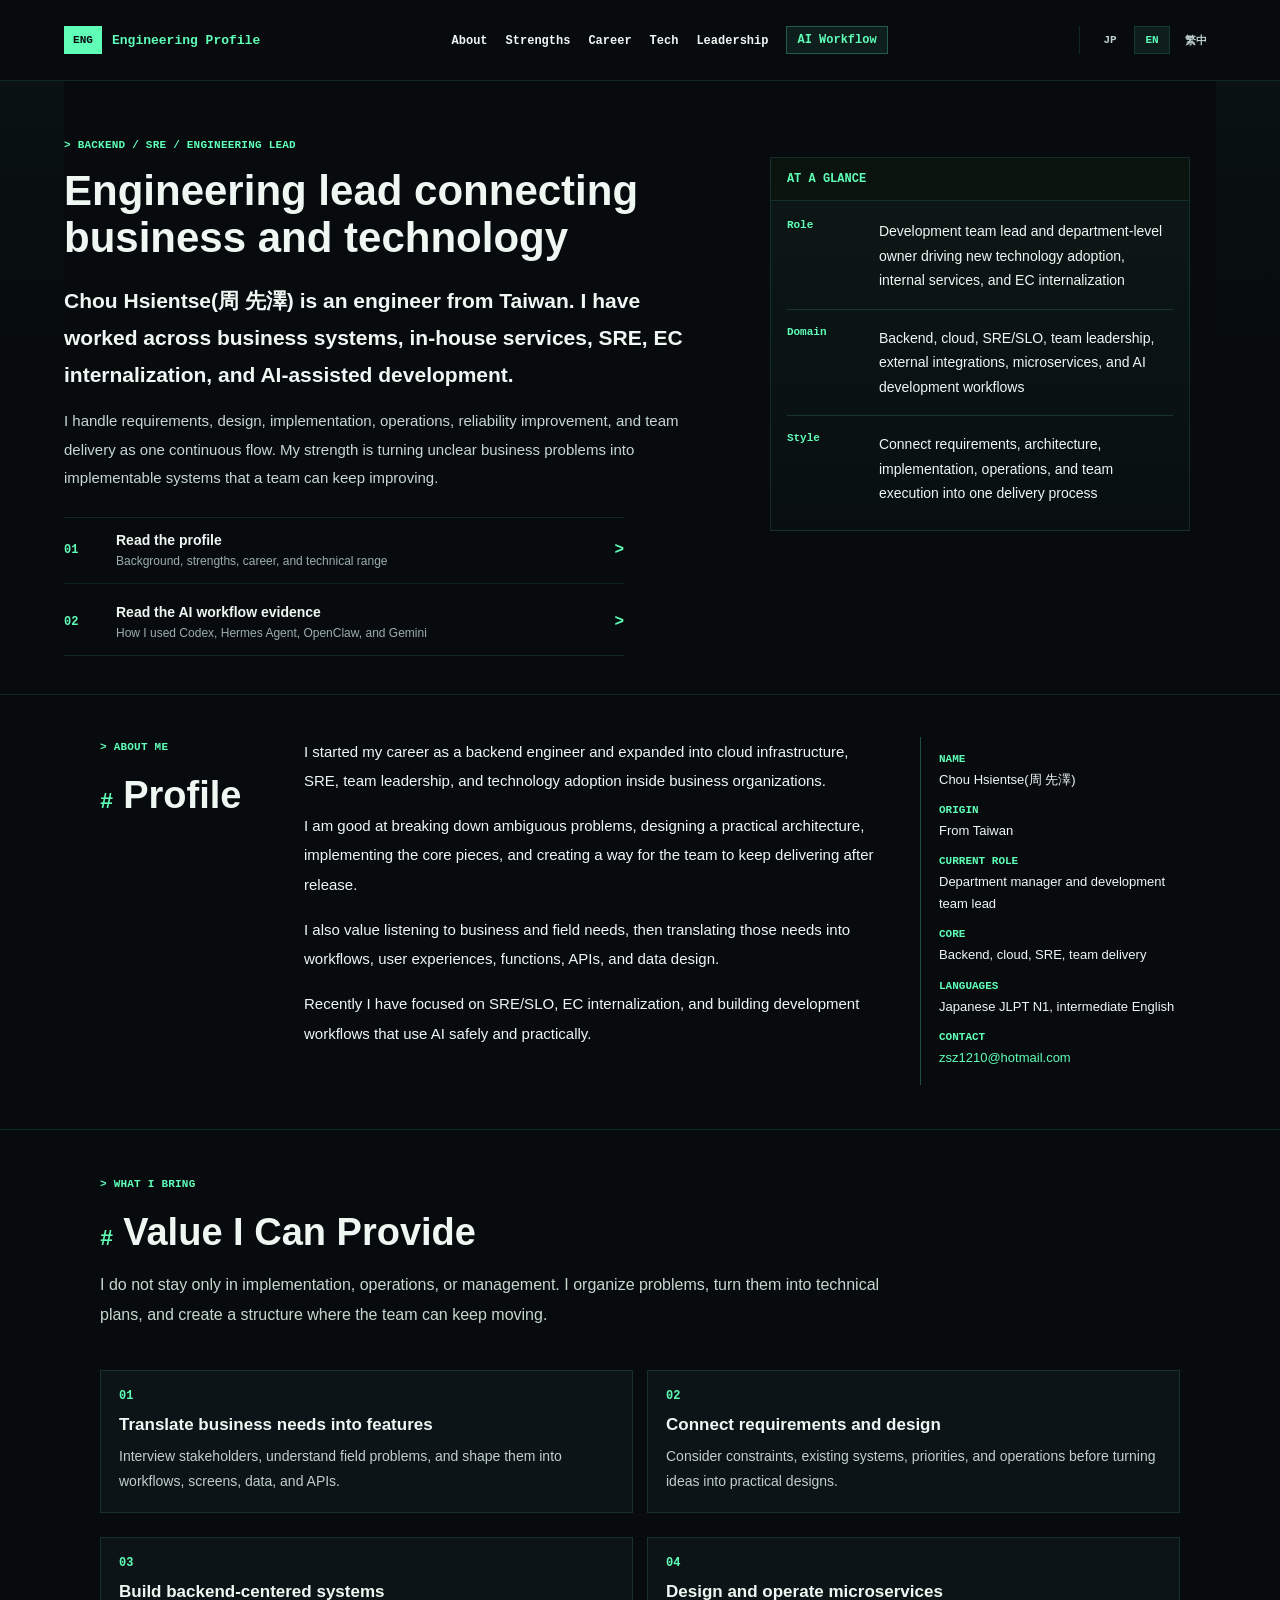
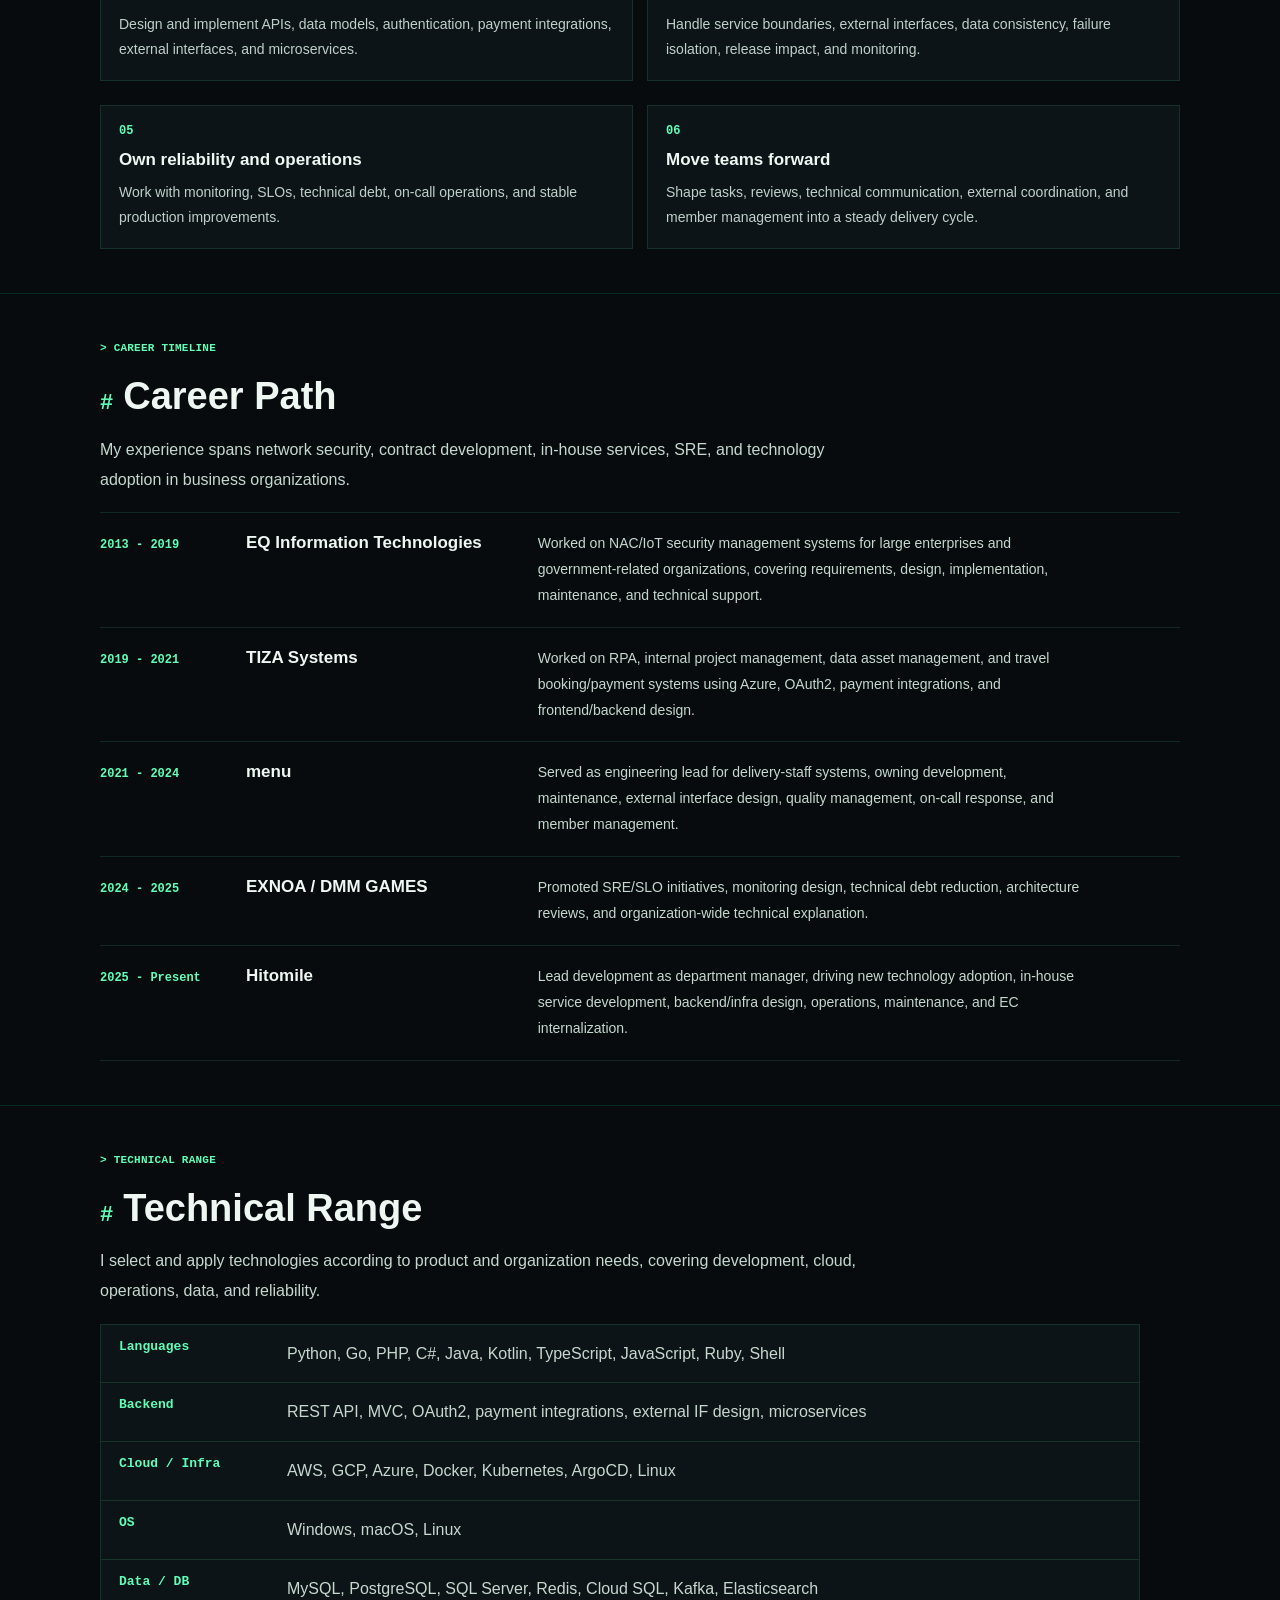
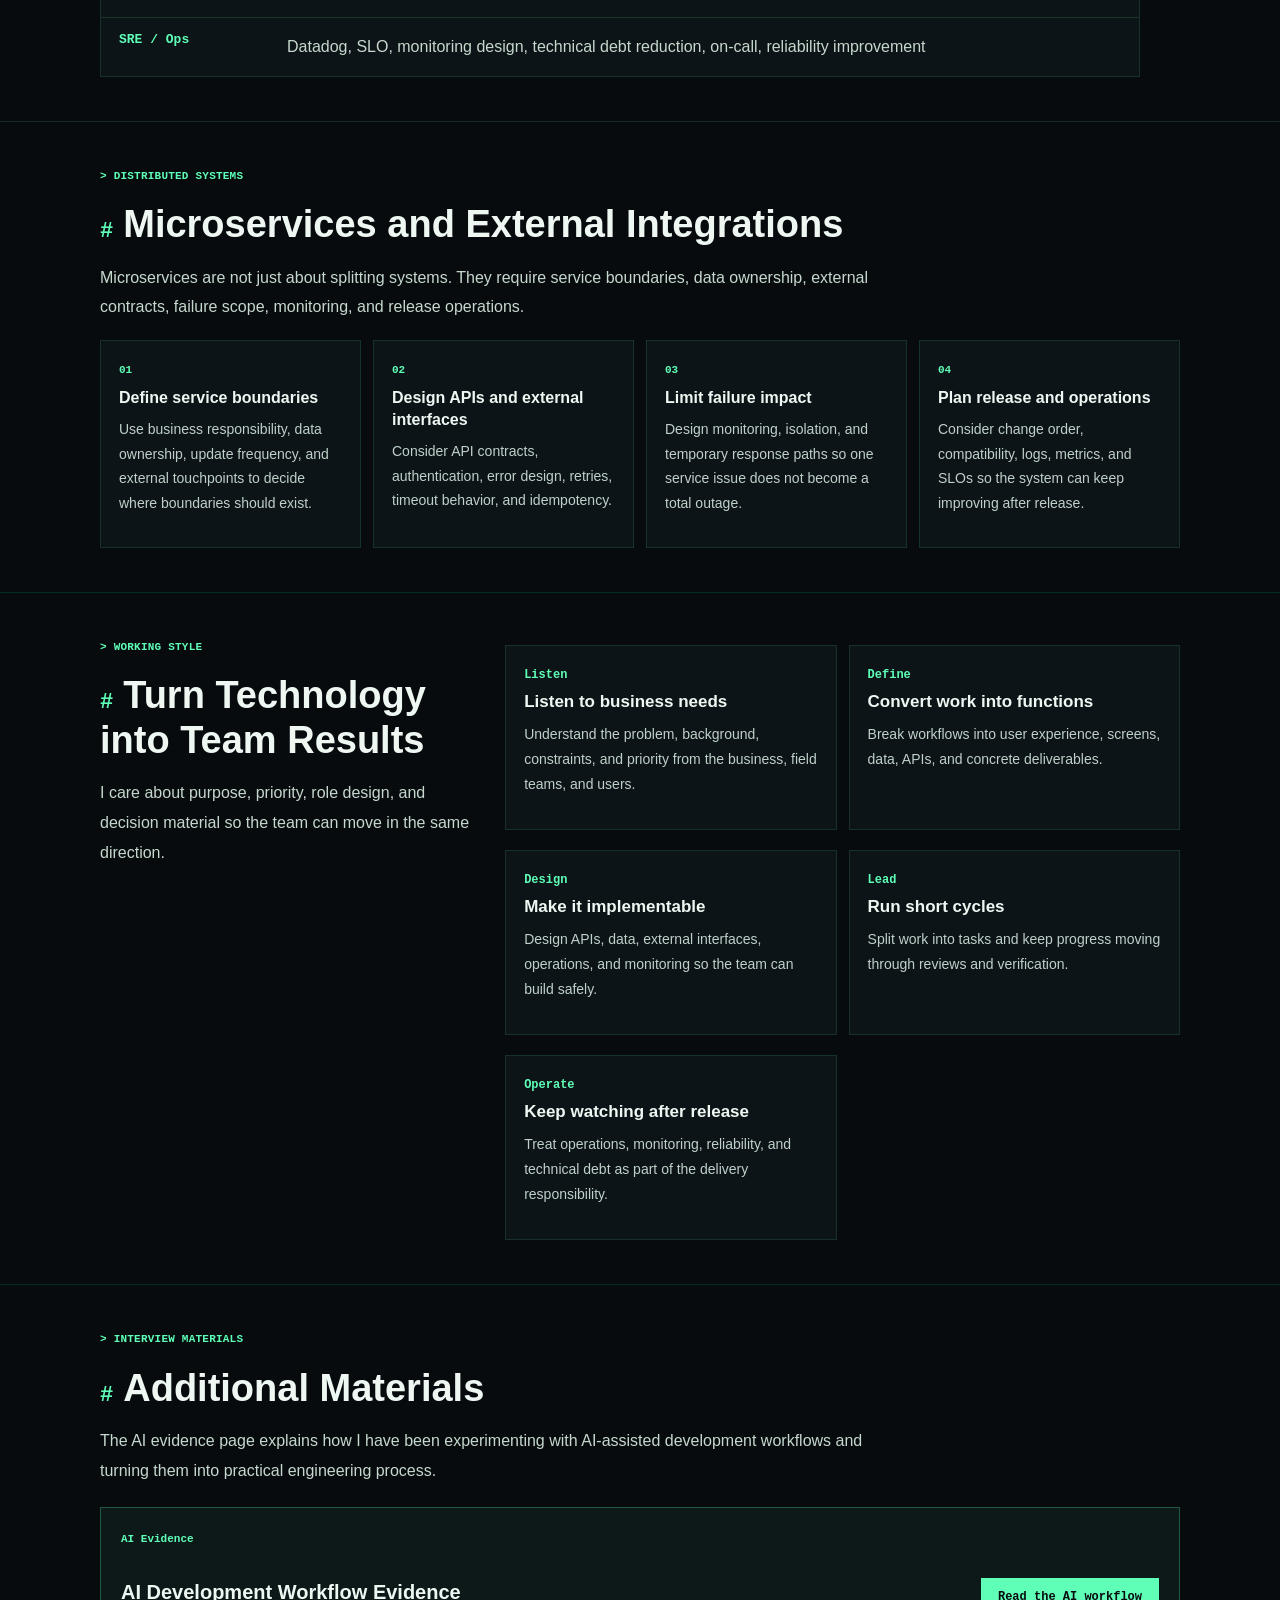
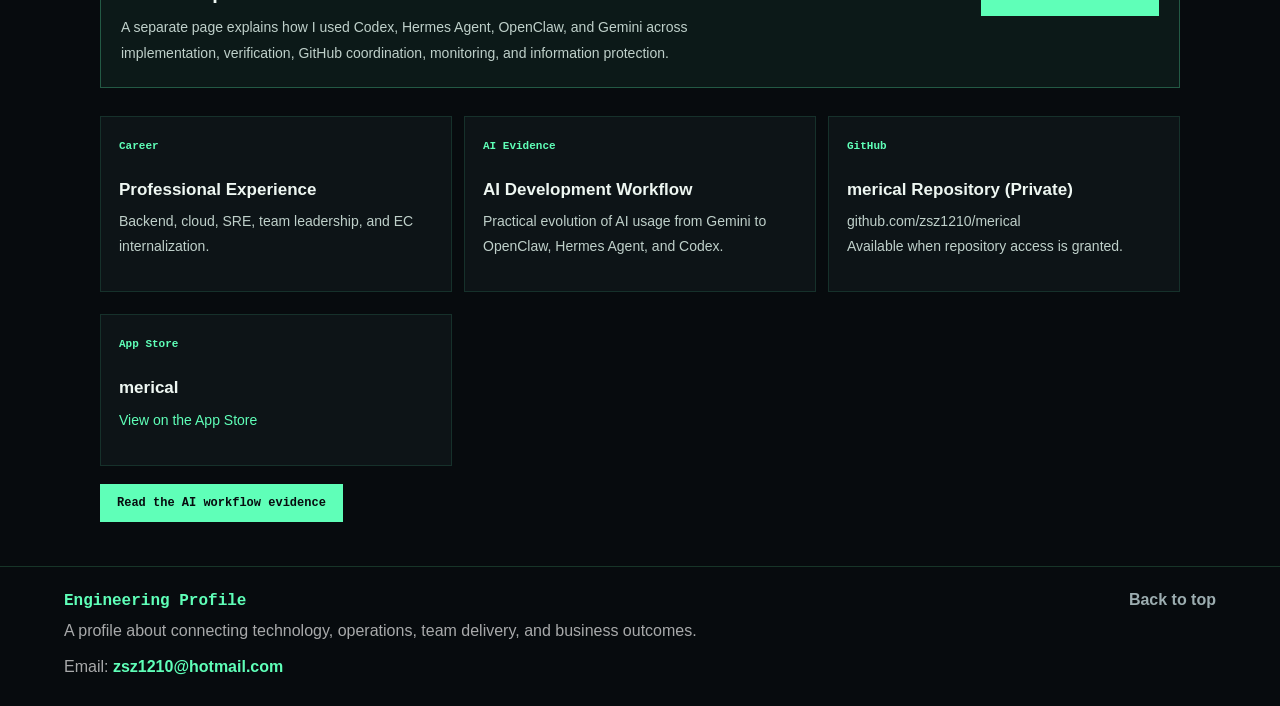
<file: index-en.html>
<!doctype html>
<html lang="en">
  <head>
    <meta charset="utf-8">
    <meta name="viewport" content="width=device-width, initial-scale=1">
    <title>Engineering Profile | Engineering Lead Connecting Business and Technology</title>
    <meta
      name="description"
      content="Engineering profile covering backend, cloud, SRE, team leadership, microservices, and practical AI-assisted development."
    >
    <meta name="robots" content="noindex,nofollow">
    <link rel="stylesheet" href="./styles.css?v=8">
  </head>
  <body class="portfolio-redesign lang-en">
    <header class="site-header">
      <a class="brand" href="#top" aria-label="Back to top">
        <span class="brand-mark">ENG</span>
        <span>Engineering Profile</span>
      </a>
      <nav class="nav" aria-label="Primary navigation">
        <a href="#summary">About</a>
        <a href="#strengths">Strengths</a>
        <a href="#career">Career</a>
        <a href="#stack">Tech</a>
        <a href="#leadership">Leadership</a>
        <a class="nav-ai" href="./ai-en.html">AI Workflow</a>
      </nav>
      <nav class="language-switch" aria-label="Language switch">
        <a href="./index.html">JP</a>
        <a aria-current="page" href="./index-en.html">EN</a>
        <a href="./index-zh.html">繁中</a>
      </nav>
    </header>

    <main id="top">
      <section class="hero" aria-labelledby="hero-title">
        <div class="hero-copy">
          <p class="eyebrow">Backend / SRE / Engineering Lead</p>
          <h1 id="hero-title">Engineering lead connecting business and technology</h1>
          <p class="hero-intro">
            Chou Hsientse(周 先澤) is an engineer from Taiwan. I have worked across business systems,
            in-house services, SRE, EC internalization, and AI-assisted development.
          </p>
          <p class="lead">
            I handle requirements, design, implementation, operations, reliability improvement, and team delivery as one continuous flow.
            My strength is turning unclear business problems into implementable systems that a team can keep improving.
          </p>
          <nav class="profile-entry" aria-label="Recommended reading order">
            <a href="#summary">
              <span>01</span>
              <strong>Read the profile</strong>
              <small>Background, strengths, career, and technical range</small>
            </a>
            <a href="./ai-en.html">
              <span>02</span>
              <strong>Read the AI workflow evidence</strong>
              <small>How I used Codex, Hermes Agent, OpenClaw, and Gemini</small>
            </a>
          </nav>
        </div>

        <aside class="terminal-panel" aria-label="Profile summary">
          <div class="terminal-bar">
            <strong>at a glance</strong>
          </div>
          <dl class="worklog-list">
            <div>
              <dt>Role</dt>
              <dd>Development team lead and department-level owner driving new technology adoption, internal services, and EC internalization</dd>
            </div>
            <div>
              <dt>Domain</dt>
              <dd>Backend, cloud, SRE/SLO, team leadership, external integrations, microservices, and AI development workflows</dd>
            </div>
            <div>
              <dt>Style</dt>
              <dd>Connect requirements, architecture, implementation, operations, and team execution into one delivery process</dd>
            </div>
          </dl>
        </aside>
      </section>

      <section id="summary" class="section intro-section" aria-labelledby="summary-title">
        <div class="section-inner intro-layout">
          <div class="section-heading">
            <p class="eyebrow">About me</p>
            <h2 id="summary-title">Profile</h2>
          </div>

          <div class="intro-body">
            <p>
              I started my career as a backend engineer and expanded into cloud infrastructure, SRE, team leadership,
              and technology adoption inside business organizations.
            </p>
            <p>
              I am good at breaking down ambiguous problems, designing a practical architecture, implementing the core pieces,
              and creating a way for the team to keep delivering after release.
            </p>
            <p>
              I also value listening to business and field needs, then translating those needs into workflows,
              user experiences, functions, APIs, and data design.
            </p>
            <p>
              Recently I have focused on SRE/SLO, EC internalization, and building development workflows that use AI safely and practically.
            </p>
          </div>

          <aside class="intro-facts" aria-label="Profile facts">
            <dl>
              <div>
                <dt>Name</dt>
                <dd>Chou Hsientse(周 先澤)</dd>
              </div>
              <div>
                <dt>Origin</dt>
                <dd>From Taiwan</dd>
              </div>
              <div>
                <dt>Current role</dt>
                <dd>Department manager and development team lead</dd>
              </div>
              <div>
                <dt>Core</dt>
                <dd>Backend, cloud, SRE, team delivery</dd>
              </div>
              <div>
                <dt>Languages</dt>
                <dd>Japanese JLPT N1, intermediate English</dd>
              </div>
              <div>
                <dt>Contact</dt>
                <dd><a href="mailto:zsz1210@hotmail.com">zsz1210@hotmail.com</a></dd>
              </div>
            </dl>
          </aside>
        </div>
      </section>

      <section id="strengths" class="section evaluation-section" aria-labelledby="strengths-title">
        <div class="section-inner">
          <div class="section-heading wide">
            <p class="eyebrow">What I bring</p>
            <h2 id="strengths-title">Value I Can Provide</h2>
            <p>
              I do not stay only in implementation, operations, or management. I organize problems,
              turn them into technical plans, and create a structure where the team can keep moving.
            </p>
          </div>

          <div class="evaluation-grid">
            <article>
              <span>01</span>
              <h3>Translate business needs into features</h3>
              <p>Interview stakeholders, understand field problems, and shape them into workflows, screens, data, and APIs.</p>
            </article>
            <article>
              <span>02</span>
              <h3>Connect requirements and design</h3>
              <p>Consider constraints, existing systems, priorities, and operations before turning ideas into practical designs.</p>
            </article>
            <article>
              <span>03</span>
              <h3>Build backend-centered systems</h3>
              <p>Design and implement APIs, data models, authentication, payment integrations, external interfaces, and microservices.</p>
            </article>
            <article>
              <span>04</span>
              <h3>Design and operate microservices</h3>
              <p>Handle service boundaries, external interfaces, data consistency, failure isolation, release impact, and monitoring.</p>
            </article>
            <article>
              <span>05</span>
              <h3>Own reliability and operations</h3>
              <p>Work with monitoring, SLOs, technical debt, on-call operations, and stable production improvements.</p>
            </article>
            <article>
              <span>06</span>
              <h3>Move teams forward</h3>
              <p>Shape tasks, reviews, technical communication, external coordination, and member management into a steady delivery cycle.</p>
            </article>
          </div>
        </div>
      </section>

      <section id="career" class="section overview-section" aria-labelledby="career-title">
        <div class="section-inner">
          <div class="section-heading wide">
            <p class="eyebrow">Career timeline</p>
            <h2 id="career-title">Career Path</h2>
            <p>
              My experience spans network security, contract development, in-house services, SRE,
              and technology adoption in business organizations.
            </p>
          </div>

          <div class="profile-timeline">
            <article>
              <span>2013 - 2019</span>
              <h3>EQ Information Technologies</h3>
              <p>Worked on NAC/IoT security management systems for large enterprises and government-related organizations, covering requirements, design, implementation, maintenance, and technical support.</p>
            </article>
            <article>
              <span>2019 - 2021</span>
              <h3>TIZA Systems</h3>
              <p>Worked on RPA, internal project management, data asset management, and travel booking/payment systems using Azure, OAuth2, payment integrations, and frontend/backend design.</p>
            </article>
            <article>
              <span>2021 - 2024</span>
              <h3>menu</h3>
              <p>Served as engineering lead for delivery-staff systems, owning development, maintenance, external interface design, quality management, on-call response, and member management.</p>
            </article>
            <article>
              <span>2024 - 2025</span>
              <h3>EXNOA / DMM GAMES</h3>
              <p>Promoted SRE/SLO initiatives, monitoring design, technical debt reduction, architecture reviews, and organization-wide technical explanation.</p>
            </article>
            <article>
              <span>2025 - Present</span>
              <h3>Hitomile</h3>
              <p>Lead development as department manager, driving new technology adoption, in-house service development, backend/infra design, operations, maintenance, and EC internalization.</p>
            </article>
          </div>
        </div>
      </section>

      <section id="stack" class="section architecture-section" aria-labelledby="stack-title">
        <div class="section-inner">
          <div class="section-heading wide">
            <p class="eyebrow">Technical range</p>
            <h2 id="stack-title">Technical Range</h2>
            <p>
              I select and apply technologies according to product and organization needs, covering development,
              cloud, operations, data, and reliability.
            </p>
          </div>

          <div class="stack-table profile-stack" role="table" aria-label="Technical range">
            <div role="row">
              <strong role="cell">Languages</strong>
              <span role="cell">Python, Go, PHP, C#, Java, Kotlin, TypeScript, JavaScript, Ruby, Shell</span>
            </div>
            <div role="row">
              <strong role="cell">Backend</strong>
              <span role="cell">REST API, MVC, OAuth2, payment integrations, external IF design, microservices</span>
            </div>
            <div role="row">
              <strong role="cell">Cloud / Infra</strong>
              <span role="cell">AWS, GCP, Azure, Docker, Kubernetes, ArgoCD, Linux</span>
            </div>
            <div role="row">
              <strong role="cell">OS</strong>
              <span role="cell">Windows, macOS, Linux</span>
            </div>
            <div role="row">
              <strong role="cell">Data / DB</strong>
              <span role="cell">MySQL, PostgreSQL, SQL Server, Redis, Cloud SQL, Kafka, Elasticsearch</span>
            </div>
            <div role="row">
              <strong role="cell">SRE / Ops</strong>
              <span role="cell">Datadog, SLO, monitoring design, technical debt reduction, on-call, reliability improvement</span>
            </div>
          </div>
        </div>
      </section>

      <section class="section microservices-section" aria-labelledby="microservices-title">
        <div class="section-inner">
          <div class="section-heading wide">
            <p class="eyebrow">Distributed systems</p>
            <h2 id="microservices-title">Microservices and External Integrations</h2>
            <p>
              Microservices are not just about splitting systems. They require service boundaries, data ownership,
              external contracts, failure scope, monitoring, and release operations.
            </p>
          </div>

          <div class="micro-grid">
            <article>
              <span>01</span>
              <h3>Define service boundaries</h3>
              <p>Use business responsibility, data ownership, update frequency, and external touchpoints to decide where boundaries should exist.</p>
            </article>
            <article>
              <span>02</span>
              <h3>Design APIs and external interfaces</h3>
              <p>Consider API contracts, authentication, error design, retries, timeout behavior, and idempotency.</p>
            </article>
            <article>
              <span>03</span>
              <h3>Limit failure impact</h3>
              <p>Design monitoring, isolation, and temporary response paths so one service issue does not become a total outage.</p>
            </article>
            <article>
              <span>04</span>
              <h3>Plan release and operations</h3>
              <p>Consider change order, compatibility, logs, metrics, and SLOs so the system can keep improving after release.</p>
            </article>
          </div>
        </div>
      </section>

      <section id="leadership" class="section delivery-section" aria-labelledby="leadership-title">
        <div class="section-inner two-column">
          <div class="section-heading sticky-note">
            <p class="eyebrow">Working style</p>
            <h2 id="leadership-title">Turn Technology into Team Results</h2>
            <p>
              I care about purpose, priority, role design, and decision material so the team can move in the same direction.
            </p>
          </div>

          <ol class="workflow">
            <li>
              <span>Listen</span>
              <h3>Listen to business needs</h3>
              <p>Understand the problem, background, constraints, and priority from the business, field teams, and users.</p>
            </li>
            <li>
              <span>Define</span>
              <h3>Convert work into functions</h3>
              <p>Break workflows into user experience, screens, data, APIs, and concrete deliverables.</p>
            </li>
            <li>
              <span>Design</span>
              <h3>Make it implementable</h3>
              <p>Design APIs, data, external interfaces, operations, and monitoring so the team can build safely.</p>
            </li>
            <li>
              <span>Lead</span>
              <h3>Run short cycles</h3>
              <p>Split work into tasks and keep progress moving through reviews and verification.</p>
            </li>
            <li>
              <span>Operate</span>
              <h3>Keep watching after release</h3>
              <p>Treat operations, monitoring, reliability, and technical debt as part of the delivery responsibility.</p>
            </li>
          </ol>
        </div>
      </section>

      <section class="section docs-section" aria-labelledby="materials-title">
        <div class="section-inner">
          <div class="section-heading wide">
            <p class="eyebrow">Interview materials</p>
            <h2 id="materials-title">Additional Materials</h2>
            <p>
              The AI evidence page explains how I have been experimenting with AI-assisted development workflows
              and turning them into practical engineering process.
            </p>
          </div>

          <div class="ai-material-callout">
            <div>
              <span class="file-label">AI Evidence</span>
              <h3>AI Development Workflow Evidence</h3>
              <p>
                A separate page explains how I used Codex, Hermes Agent, OpenClaw, and Gemini across implementation,
                verification, GitHub coordination, monitoring, and information protection.
              </p>
            </div>
            <a class="button primary" href="./ai-en.html">Read the AI workflow</a>
          </div>

          <div class="doc-grid">
            <article>
              <span class="file-label">Career</span>
              <h3>Professional Experience</h3>
              <p>Backend, cloud, SRE, team leadership, and EC internalization.</p>
            </article>
            <article>
              <span class="file-label">AI Evidence</span>
              <h3>AI Development Workflow</h3>
              <p>Practical evolution of AI usage from Gemini to OpenClaw, Hermes Agent, and Codex.</p>
            </article>
            <article>
              <span class="file-label">GitHub</span>
              <h3>merical Repository (Private)</h3>
              <p>github.com/zsz1210/merical<br>Available when repository access is granted.</p>
            </article>
            <article>
              <span class="file-label">App Store</span>
              <h3>merical</h3>
              <p><a href="https://apps.apple.com/jp/app/%E3%83%A1%E3%83%AA%E3%82%AB%E3%83%AB/id6758891621">View on the App Store</a></p>
            </article>
          </div>

          <div class="profile-link-row">
            <a class="button primary" href="./ai-en.html">Read the AI workflow evidence</a>
          </div>
        </div>
      </section>
    </main>

    <footer class="footer">
      <div>
        <strong>Engineering Profile</strong>
        <p>A profile about connecting technology, operations, team delivery, and business outcomes.</p>
        <p class="contact-line">Email: <a href="mailto:zsz1210@hotmail.com">zsz1210@hotmail.com</a></p>
      </div>
      <a href="#top">Back to top</a>
    </footer>
  </body>
</html>
</file>
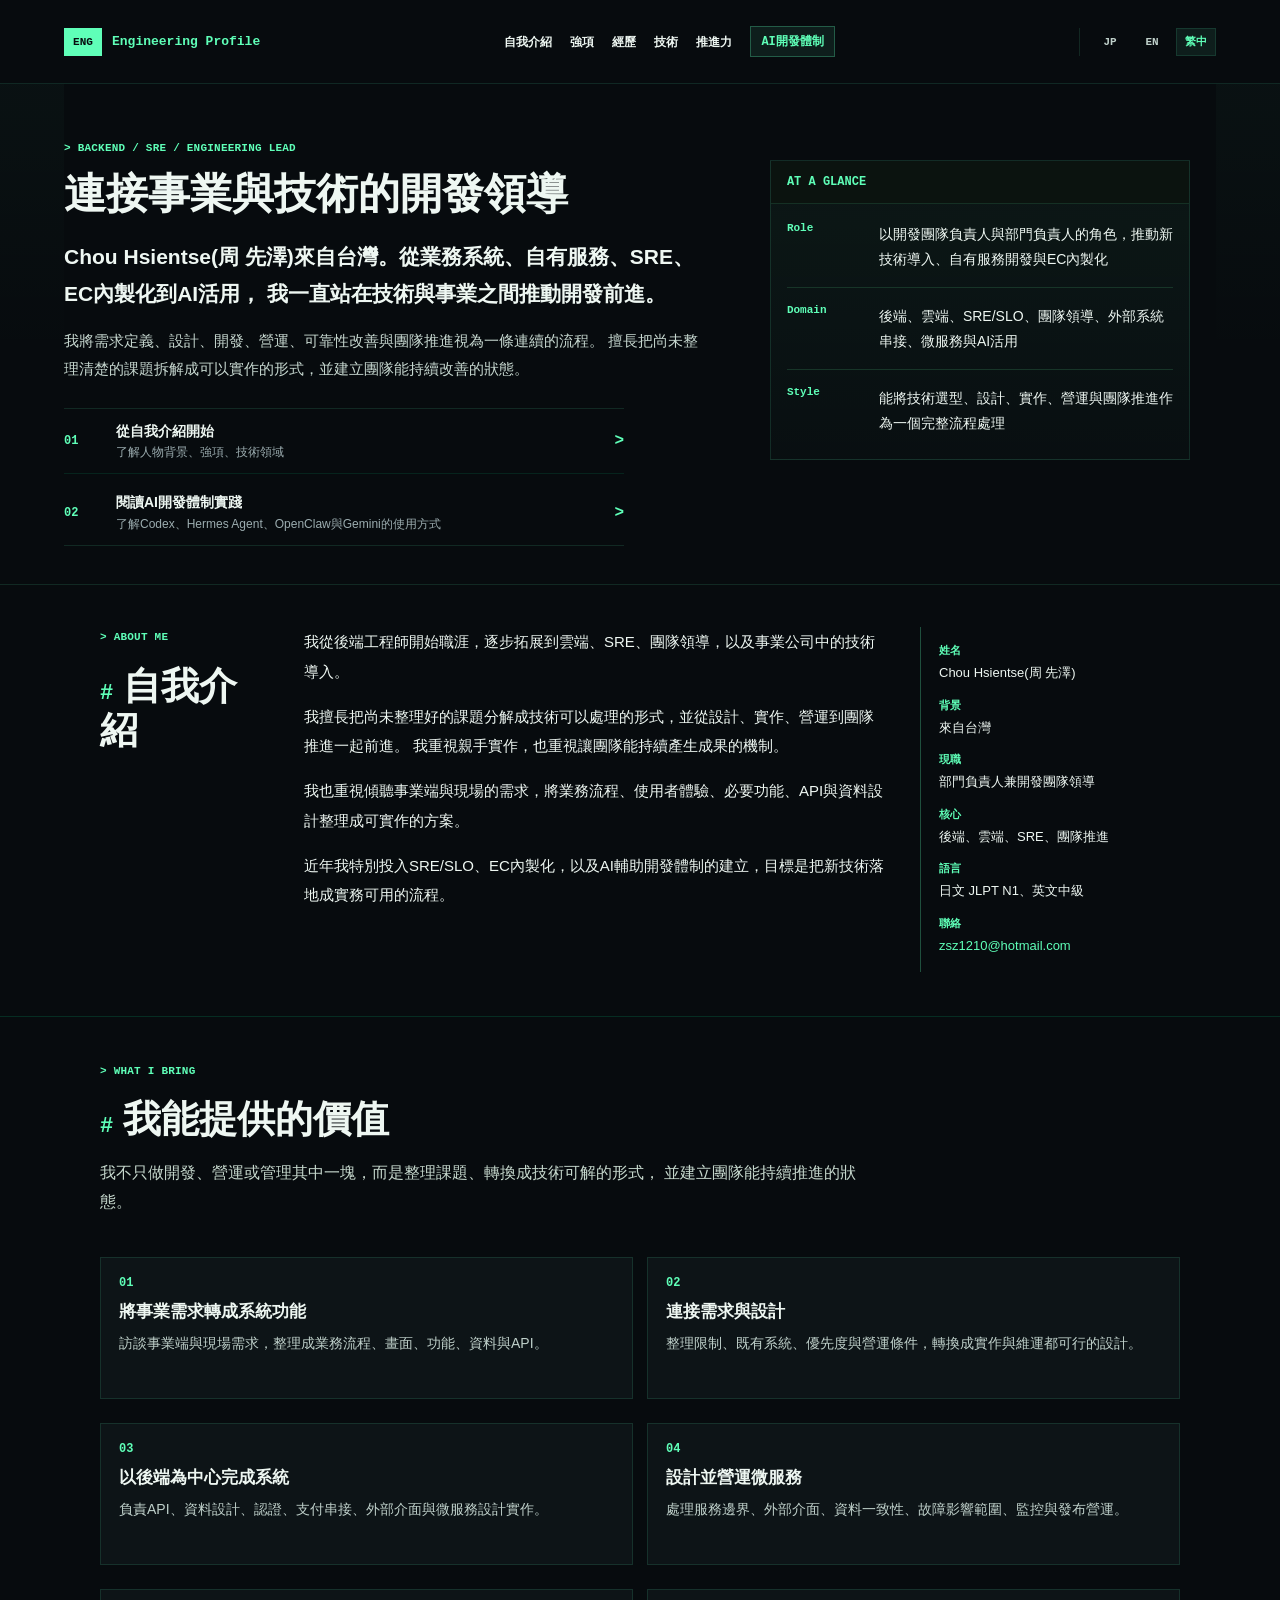
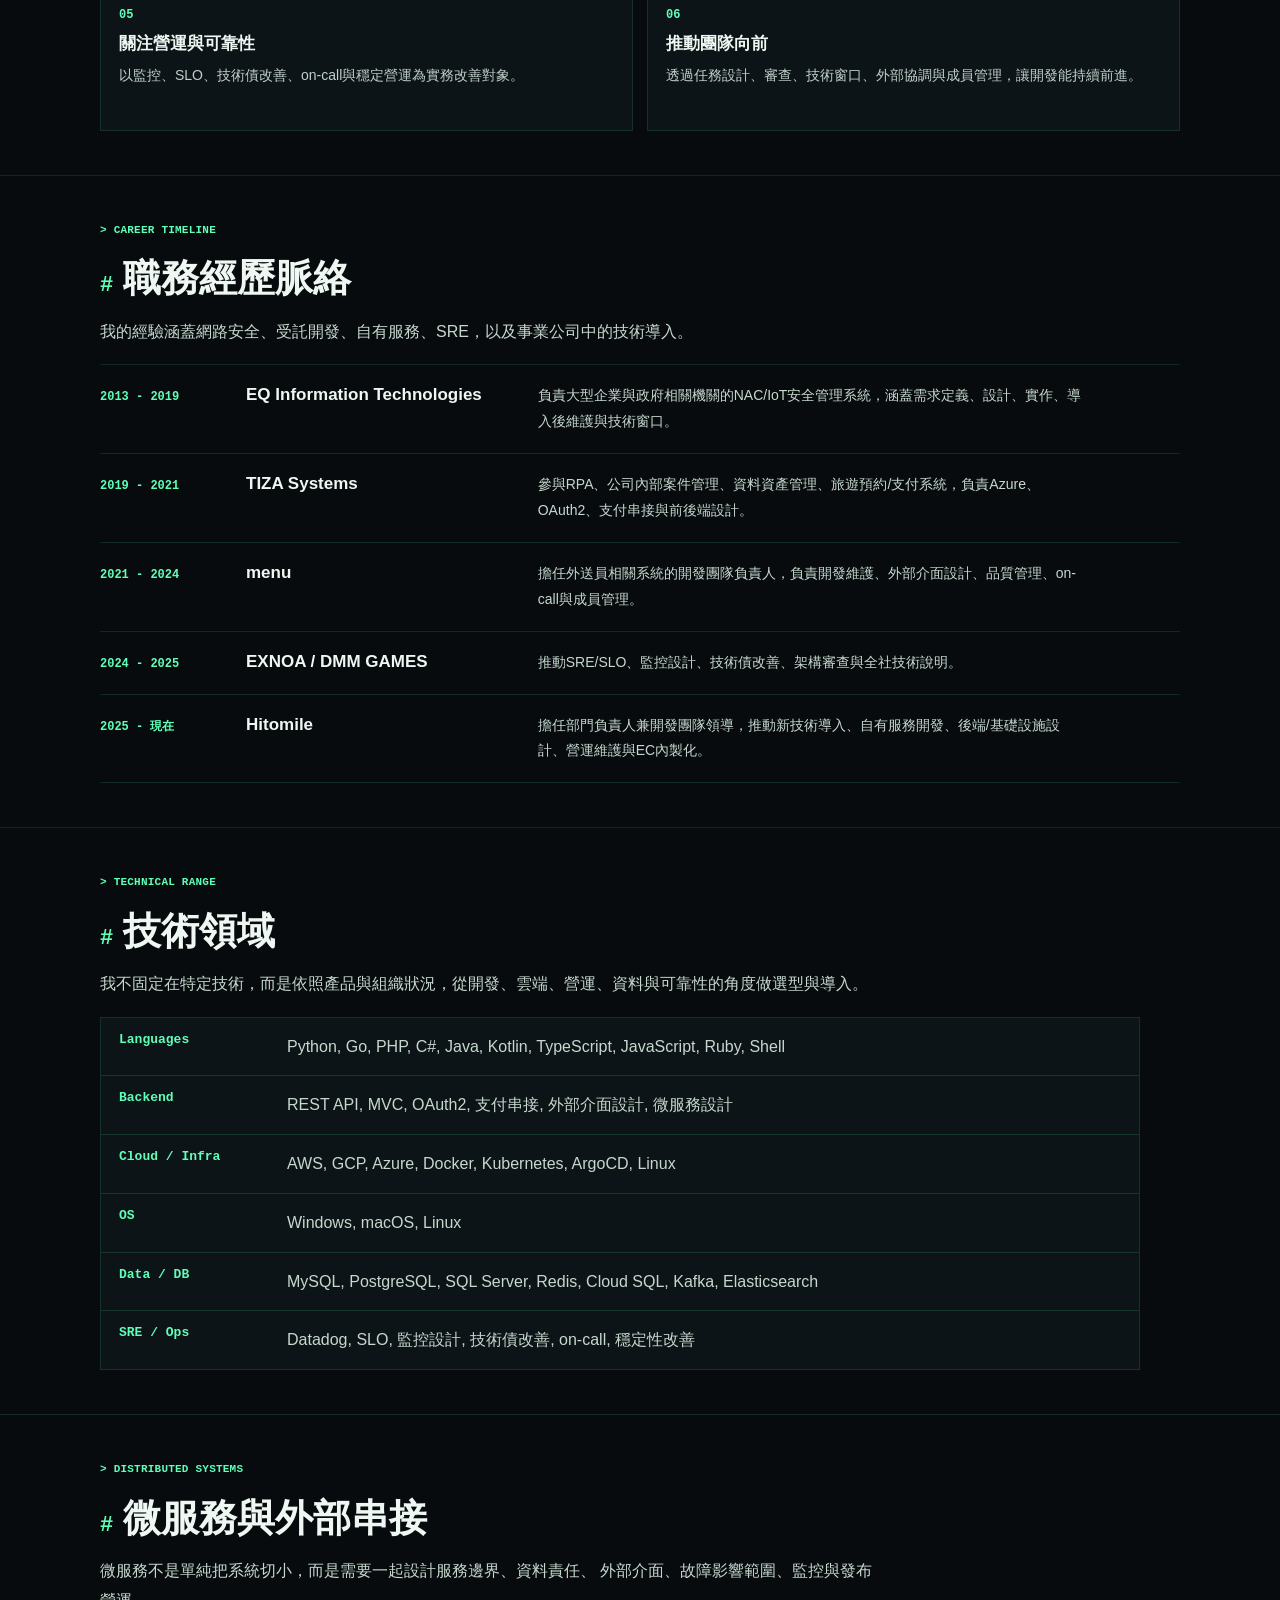
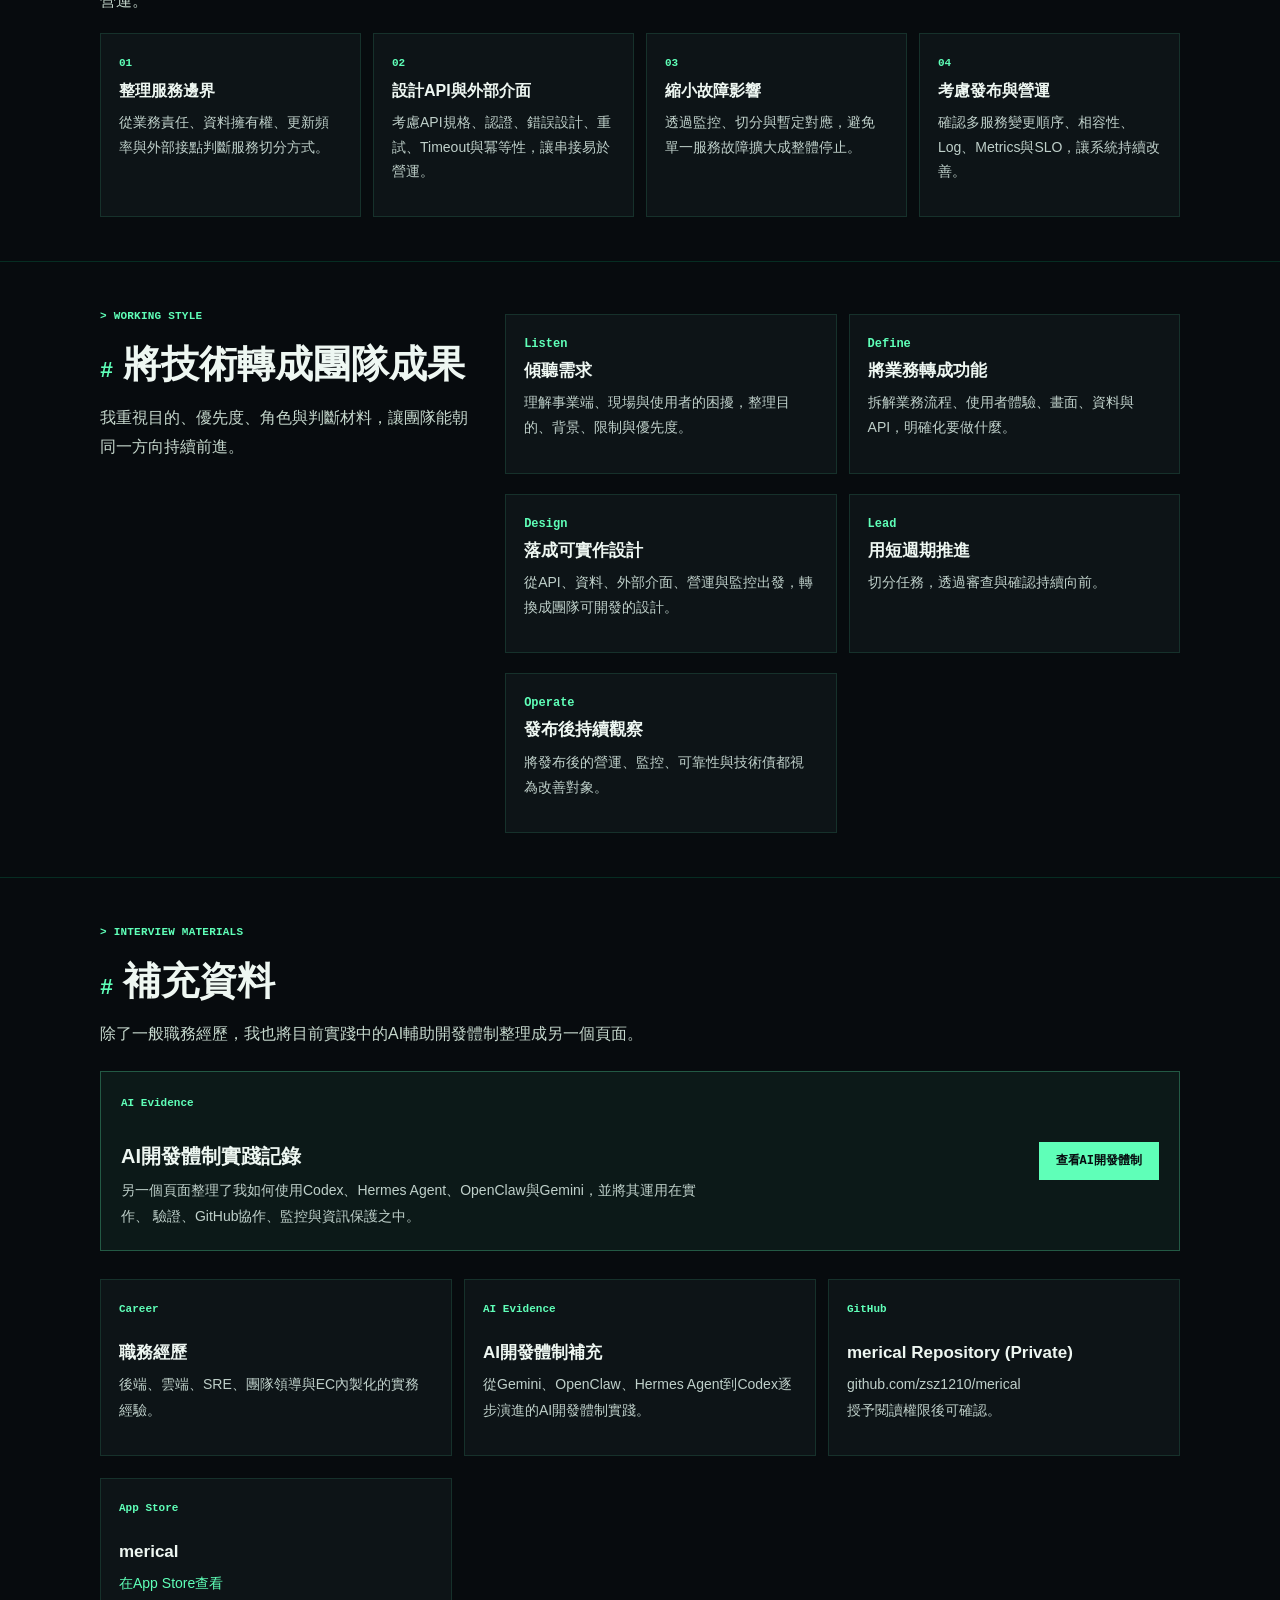
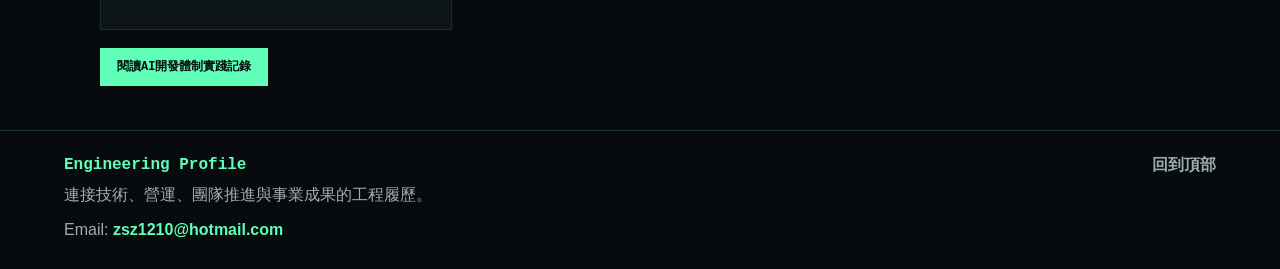
<file: index-zh.html>
<!doctype html>
<html lang="zh-Hant">
  <head>
    <meta charset="utf-8">
    <meta name="viewport" content="width=device-width, initial-scale=1">
    <title>Engineering Profile | 連接事業與技術的開發領導</title>
    <meta
      name="description"
      content="以後端、雲端、SRE、團隊領導、微服務與AI開發體制為核心的工程履歷網站。"
    >
    <meta name="robots" content="noindex,nofollow">
    <link rel="stylesheet" href="./styles.css?v=8">
  </head>
  <body class="portfolio-redesign">
    <header class="site-header">
      <a class="brand" href="#top" aria-label="回到頂部">
        <span class="brand-mark">ENG</span>
        <span>Engineering Profile</span>
      </a>
      <nav class="nav" aria-label="主要導覽">
        <a href="#summary">自我介紹</a>
        <a href="#strengths">強項</a>
        <a href="#career">經歷</a>
        <a href="#stack">技術</a>
        <a href="#leadership">推進力</a>
        <a class="nav-ai" href="./ai-zh.html">AI開發體制</a>
      </nav>
      <nav class="language-switch" aria-label="語言切換">
        <a href="./index.html">JP</a>
        <a href="./index-en.html">EN</a>
        <a aria-current="page" href="./index-zh.html">繁中</a>
      </nav>
    </header>

    <main id="top">
      <section class="hero" aria-labelledby="hero-title">
        <div class="hero-copy">
          <p class="eyebrow">Backend / SRE / Engineering Lead</p>
          <h1 id="hero-title">連接事業與技術的開發領導</h1>
          <p class="hero-intro">
            Chou Hsientse(周 先澤)來自台灣。從業務系統、自有服務、SRE、EC內製化到AI活用，
            我一直站在技術與事業之間推動開發前進。
          </p>
          <p class="lead">
            我將需求定義、設計、開發、營運、可靠性改善與團隊推進視為一條連續的流程。
            擅長把尚未整理清楚的課題拆解成可以實作的形式，並建立團隊能持續改善的狀態。
          </p>
          <nav class="profile-entry" aria-label="建議閱讀順序">
            <a href="#summary">
              <span>01</span>
              <strong>從自我介紹開始</strong>
              <small>了解人物背景、強項、技術領域</small>
            </a>
            <a href="./ai-zh.html">
              <span>02</span>
              <strong>閱讀AI開發體制實踐</strong>
              <small>了解Codex、Hermes Agent、OpenClaw與Gemini的使用方式</small>
            </a>
          </nav>
        </div>

        <aside class="terminal-panel" aria-label="個人概要">
          <div class="terminal-bar">
            <strong>at a glance</strong>
          </div>
          <dl class="worklog-list">
            <div>
              <dt>Role</dt>
              <dd>以開發團隊負責人與部門負責人的角色，推動新技術導入、自有服務開發與EC內製化</dd>
            </div>
            <div>
              <dt>Domain</dt>
              <dd>後端、雲端、SRE/SLO、團隊領導、外部系統串接、微服務與AI活用</dd>
            </div>
            <div>
              <dt>Style</dt>
              <dd>能將技術選型、設計、實作、營運與團隊推進作為一個完整流程處理</dd>
            </div>
          </dl>
        </aside>
      </section>

      <section id="summary" class="section intro-section" aria-labelledby="summary-title">
        <div class="section-inner intro-layout">
          <div class="section-heading">
            <p class="eyebrow">About me</p>
            <h2 id="summary-title">自我介紹</h2>
          </div>

          <div class="intro-body">
            <p>
              我從後端工程師開始職涯，逐步拓展到雲端、SRE、團隊領導，以及事業公司中的技術導入。
            </p>
            <p>
              我擅長把尚未整理好的課題分解成技術可以處理的形式，並從設計、實作、營運到團隊推進一起前進。
              我重視親手實作，也重視讓團隊能持續產生成果的機制。
            </p>
            <p>
              我也重視傾聽事業端與現場的需求，將業務流程、使用者體驗、必要功能、API與資料設計整理成可實作的方案。
            </p>
            <p>
              近年我特別投入SRE/SLO、EC內製化，以及AI輔助開發體制的建立，目標是把新技術落地成實務可用的流程。
            </p>
          </div>

          <aside class="intro-facts" aria-label="個人摘要">
            <dl>
              <div>
                <dt>姓名</dt>
                <dd>Chou Hsientse(周 先澤)</dd>
              </div>
              <div>
                <dt>背景</dt>
                <dd>來自台灣</dd>
              </div>
              <div>
                <dt>現職</dt>
                <dd>部門負責人兼開發團隊領導</dd>
              </div>
              <div>
                <dt>核心</dt>
                <dd>後端、雲端、SRE、團隊推進</dd>
              </div>
              <div>
                <dt>語言</dt>
                <dd>日文 JLPT N1、英文中級</dd>
              </div>
              <div>
                <dt>聯絡</dt>
                <dd><a href="mailto:zsz1210@hotmail.com">zsz1210@hotmail.com</a></dd>
              </div>
            </dl>
          </aside>
        </div>
      </section>

      <section id="strengths" class="section evaluation-section" aria-labelledby="strengths-title">
        <div class="section-inner">
          <div class="section-heading wide">
            <p class="eyebrow">What I bring</p>
            <h2 id="strengths-title">我能提供的價值</h2>
            <p>
              我不只做開發、營運或管理其中一塊，而是整理課題、轉換成技術可解的形式，
              並建立團隊能持續推進的狀態。
            </p>
          </div>

          <div class="evaluation-grid">
            <article>
              <span>01</span>
              <h3>將事業需求轉成系統功能</h3>
              <p>訪談事業端與現場需求，整理成業務流程、畫面、功能、資料與API。</p>
            </article>
            <article>
              <span>02</span>
              <h3>連接需求與設計</h3>
              <p>整理限制、既有系統、優先度與營運條件，轉換成實作與維運都可行的設計。</p>
            </article>
            <article>
              <span>03</span>
              <h3>以後端為中心完成系統</h3>
              <p>負責API、資料設計、認證、支付串接、外部介面與微服務設計實作。</p>
            </article>
            <article>
              <span>04</span>
              <h3>設計並營運微服務</h3>
              <p>處理服務邊界、外部介面、資料一致性、故障影響範圍、監控與發布營運。</p>
            </article>
            <article>
              <span>05</span>
              <h3>關注營運與可靠性</h3>
              <p>以監控、SLO、技術債改善、on-call與穩定營運為實務改善對象。</p>
            </article>
            <article>
              <span>06</span>
              <h3>推動團隊向前</h3>
              <p>透過任務設計、審查、技術窗口、外部協調與成員管理，讓開發能持續前進。</p>
            </article>
          </div>
        </div>
      </section>

      <section id="career" class="section overview-section" aria-labelledby="career-title">
        <div class="section-inner">
          <div class="section-heading wide">
            <p class="eyebrow">Career timeline</p>
            <h2 id="career-title">職務經歷脈絡</h2>
            <p>
              我的經驗涵蓋網路安全、受託開發、自有服務、SRE，以及事業公司中的技術導入。
            </p>
          </div>

          <div class="profile-timeline">
            <article>
              <span>2013 - 2019</span>
              <h3>EQ Information Technologies</h3>
              <p>負責大型企業與政府相關機關的NAC/IoT安全管理系統，涵蓋需求定義、設計、實作、導入後維護與技術窗口。</p>
            </article>
            <article>
              <span>2019 - 2021</span>
              <h3>TIZA Systems</h3>
              <p>參與RPA、公司內部案件管理、資料資產管理、旅遊預約/支付系統，負責Azure、OAuth2、支付串接與前後端設計。</p>
            </article>
            <article>
              <span>2021 - 2024</span>
              <h3>menu</h3>
              <p>擔任外送員相關系統的開發團隊負責人，負責開發維護、外部介面設計、品質管理、on-call與成員管理。</p>
            </article>
            <article>
              <span>2024 - 2025</span>
              <h3>EXNOA / DMM GAMES</h3>
              <p>推動SRE/SLO、監控設計、技術債改善、架構審查與全社技術說明。</p>
            </article>
            <article>
              <span>2025 - 現在</span>
              <h3>Hitomile</h3>
              <p>擔任部門負責人兼開發團隊領導，推動新技術導入、自有服務開發、後端/基礎設施設計、營運維護與EC內製化。</p>
            </article>
          </div>
        </div>
      </section>

      <section id="stack" class="section architecture-section" aria-labelledby="stack-title">
        <div class="section-inner">
          <div class="section-heading wide">
            <p class="eyebrow">Technical range</p>
            <h2 id="stack-title">技術領域</h2>
            <p>
              我不固定在特定技術，而是依照產品與組織狀況，從開發、雲端、營運、資料與可靠性的角度做選型與導入。
            </p>
          </div>

          <div class="stack-table profile-stack" role="table" aria-label="技術領域">
            <div role="row">
              <strong role="cell">Languages</strong>
              <span role="cell">Python, Go, PHP, C#, Java, Kotlin, TypeScript, JavaScript, Ruby, Shell</span>
            </div>
            <div role="row">
              <strong role="cell">Backend</strong>
              <span role="cell">REST API, MVC, OAuth2, 支付串接, 外部介面設計, 微服務設計</span>
            </div>
            <div role="row">
              <strong role="cell">Cloud / Infra</strong>
              <span role="cell">AWS, GCP, Azure, Docker, Kubernetes, ArgoCD, Linux</span>
            </div>
            <div role="row">
              <strong role="cell">OS</strong>
              <span role="cell">Windows, macOS, Linux</span>
            </div>
            <div role="row">
              <strong role="cell">Data / DB</strong>
              <span role="cell">MySQL, PostgreSQL, SQL Server, Redis, Cloud SQL, Kafka, Elasticsearch</span>
            </div>
            <div role="row">
              <strong role="cell">SRE / Ops</strong>
              <span role="cell">Datadog, SLO, 監控設計, 技術債改善, on-call, 穩定性改善</span>
            </div>
          </div>
        </div>
      </section>

      <section class="section microservices-section" aria-labelledby="microservices-title">
        <div class="section-inner">
          <div class="section-heading wide">
            <p class="eyebrow">Distributed systems</p>
            <h2 id="microservices-title">微服務與外部串接</h2>
            <p>
              微服務不是單純把系統切小，而是需要一起設計服務邊界、資料責任、
              外部介面、故障影響範圍、監控與發布營運。
            </p>
          </div>

          <div class="micro-grid">
            <article>
              <span>01</span>
              <h3>整理服務邊界</h3>
              <p>從業務責任、資料擁有權、更新頻率與外部接點判斷服務切分方式。</p>
            </article>
            <article>
              <span>02</span>
              <h3>設計API與外部介面</h3>
              <p>考慮API規格、認證、錯誤設計、重試、Timeout與冪等性，讓串接易於營運。</p>
            </article>
            <article>
              <span>03</span>
              <h3>縮小故障影響</h3>
              <p>透過監控、切分與暫定對應，避免單一服務故障擴大成整體停止。</p>
            </article>
            <article>
              <span>04</span>
              <h3>考慮發布與營運</h3>
              <p>確認多服務變更順序、相容性、Log、Metrics與SLO，讓系統持續改善。</p>
            </article>
          </div>
        </div>
      </section>

      <section id="leadership" class="section delivery-section" aria-labelledby="leadership-title">
        <div class="section-inner two-column">
          <div class="section-heading sticky-note">
            <p class="eyebrow">Working style</p>
            <h2 id="leadership-title">將技術轉成團隊成果</h2>
            <p>
              我重視目的、優先度、角色與判斷材料，讓團隊能朝同一方向持續前進。
            </p>
          </div>

          <ol class="workflow">
            <li>
              <span>Listen</span>
              <h3>傾聽需求</h3>
              <p>理解事業端、現場與使用者的困擾，整理目的、背景、限制與優先度。</p>
            </li>
            <li>
              <span>Define</span>
              <h3>將業務轉成功能</h3>
              <p>拆解業務流程、使用者體驗、畫面、資料與API，明確化要做什麼。</p>
            </li>
            <li>
              <span>Design</span>
              <h3>落成可實作設計</h3>
              <p>從API、資料、外部介面、營運與監控出發，轉換成團隊可開發的設計。</p>
            </li>
            <li>
              <span>Lead</span>
              <h3>用短週期推進</h3>
              <p>切分任務，透過審查與確認持續向前。</p>
            </li>
            <li>
              <span>Operate</span>
              <h3>發布後持續觀察</h3>
              <p>將發布後的營運、監控、可靠性與技術債都視為改善對象。</p>
            </li>
          </ol>
        </div>
      </section>

      <section class="section docs-section" aria-labelledby="materials-title">
        <div class="section-inner">
          <div class="section-heading wide">
            <p class="eyebrow">Interview materials</p>
            <h2 id="materials-title">補充資料</h2>
            <p>
              除了一般職務經歷，我也將目前實踐中的AI輔助開發體制整理成另一個頁面。
            </p>
          </div>

          <div class="ai-material-callout">
            <div>
              <span class="file-label">AI Evidence</span>
              <h3>AI開發體制實踐記錄</h3>
              <p>
                另一個頁面整理了我如何使用Codex、Hermes Agent、OpenClaw與Gemini，並將其運用在實作、
                驗證、GitHub協作、監控與資訊保護之中。
              </p>
            </div>
            <a class="button primary" href="./ai-zh.html">查看AI開發體制</a>
          </div>

          <div class="doc-grid">
            <article>
              <span class="file-label">Career</span>
              <h3>職務經歷</h3>
              <p>後端、雲端、SRE、團隊領導與EC內製化的實務經驗。</p>
            </article>
            <article>
              <span class="file-label">AI Evidence</span>
              <h3>AI開發體制補充</h3>
              <p>從Gemini、OpenClaw、Hermes Agent到Codex逐步演進的AI開發體制實踐。</p>
            </article>
            <article>
              <span class="file-label">GitHub</span>
              <h3>merical Repository (Private)</h3>
              <p>github.com/zsz1210/merical<br>授予閱讀權限後可確認。</p>
            </article>
            <article>
              <span class="file-label">App Store</span>
              <h3>merical</h3>
              <p><a href="https://apps.apple.com/jp/app/%E3%83%A1%E3%83%AA%E3%82%AB%E3%83%AB/id6758891621">在App Store查看</a></p>
            </article>
          </div>

          <div class="profile-link-row">
            <a class="button primary" href="./ai-zh.html">閱讀AI開發體制實踐記錄</a>
          </div>
        </div>
      </section>
    </main>

    <footer class="footer">
      <div>
        <strong>Engineering Profile</strong>
        <p>連接技術、營運、團隊推進與事業成果的工程履歷。</p>
        <p class="contact-line">Email: <a href="mailto:zsz1210@hotmail.com">zsz1210@hotmail.com</a></p>
      </div>
      <a href="#top">回到頂部</a>
    </footer>
  </body>
</html>
</file>
<file: styles.css>
:root {
  color-scheme: light;
  --ink: #18212a;
  --text: #2e3a43;
  --muted: #66727b;
  --paper: #f6f5f0;
  --surface: #ffffff;
  --soft: #eef2f0;
  --line: #d7dedb;
  --line-strong: #b7c4bf;
  --accent: #27665d;
  --accent-soft: #e5f0ed;
  --rust: #9b5139;
  --slate: #24313a;
  --mono: "SFMono-Regular", Consolas, "Liberation Mono", Menlo, monospace;
  --shadow: 0 14px 34px rgba(24, 33, 42, 0.08);
}

* {
  box-sizing: border-box;
}

html {
  scroll-behavior: smooth;
  scroll-padding-top: 88px;
}

body {
  margin: 0;
  color: var(--ink);
  background: var(--paper);
  font-family:
    -apple-system, BlinkMacSystemFont, "Hiragino Sans", "Hiragino Kaku Gothic ProN",
    "Yu Gothic", Meiryo, sans-serif;
  letter-spacing: 0;
}

a {
  color: inherit;
  text-decoration: none;
}

.site-header {
  position: sticky;
  top: 0;
  z-index: 30;
  display: flex;
  align-items: center;
  justify-content: space-between;
  min-height: 66px;
  padding: 0 5vw;
  background: rgba(246, 245, 240, 0.94);
  border-bottom: 1px solid var(--line);
  backdrop-filter: blur(16px);
}

.brand {
  display: inline-flex;
  align-items: center;
  gap: 12px;
  font-weight: 800;
}

.brand-mark {
  display: grid;
  width: 42px;
  height: 32px;
  place-items: center;
  color: var(--surface);
  background: var(--slate);
  border-radius: 6px;
  font-family: var(--mono);
  font-size: 12px;
  font-weight: 900;
}

.nav {
  display: flex;
  gap: clamp(14px, 2.4vw, 28px);
  color: var(--muted);
  font-size: 13px;
  font-weight: 800;
}

.nav a {
  border-bottom: 2px solid transparent;
  padding: 24px 0 20px;
}

.nav a:hover {
  color: var(--ink);
  border-bottom-color: var(--accent);
}

.hero {
  display: grid;
  grid-template-columns: minmax(0, 1fr) minmax(340px, 0.76fr);
  gap: clamp(30px, 6vw, 76px);
  align-items: center;
  min-height: calc(100svh - 66px);
  padding: clamp(54px, 8vw, 98px) 5vw clamp(42px, 7vw, 78px);
  background:
    linear-gradient(90deg, rgba(215, 222, 219, 0.55) 1px, transparent 1px),
    linear-gradient(rgba(215, 222, 219, 0.55) 1px, transparent 1px),
    var(--paper);
  background-size: 44px 44px, 44px 44px, auto;
}

.hero-copy {
  max-width: 820px;
}

.eyebrow {
  margin: 0 0 14px;
  color: var(--rust);
  font-family: var(--mono);
  font-size: 12px;
  font-weight: 900;
  letter-spacing: 0;
  text-transform: uppercase;
}

h1,
h2,
h3,
p {
  margin-top: 0;
}

h1 {
  max-width: 760px;
  margin-bottom: 24px;
  font-size: clamp(42px, 5vw, 66px);
  line-height: 1.05;
  letter-spacing: 0;
}

h2 {
  margin-bottom: 18px;
  font-size: clamp(28px, 3.6vw, 46px);
  line-height: 1.17;
  letter-spacing: 0;
}

h3 {
  margin-bottom: 12px;
  font-size: 21px;
  line-height: 1.38;
  letter-spacing: 0;
}

.lead {
  max-width: 760px;
  margin-bottom: 28px;
  color: var(--text);
  font-size: clamp(17px, 1.8vw, 20px);
  line-height: 1.9;
}

.hero-actions {
  display: flex;
  flex-wrap: wrap;
  gap: 12px;
}

.button {
  display: inline-flex;
  align-items: center;
  justify-content: center;
  min-height: 46px;
  padding: 0 18px;
  border: 1px solid var(--accent);
  border-radius: 6px;
  font-weight: 900;
}

.button.primary {
  color: var(--surface);
  background: var(--accent);
}

.button.secondary {
  color: var(--accent);
  background: rgba(255, 255, 255, 0.72);
}

.terminal-panel {
  overflow: hidden;
  margin: 0;
  background: var(--surface);
  border: 1px solid var(--line);
  border-radius: 8px;
  box-shadow: var(--shadow);
}

.terminal-bar {
  display: flex;
  align-items: center;
  min-height: 48px;
  padding: 0 20px;
  background: var(--soft);
  border-bottom: 1px solid var(--line);
}

.terminal-bar span {
  display: none;
}

.terminal-bar strong {
  color: var(--accent);
  font-family: var(--mono);
  font-size: 12px;
  text-transform: uppercase;
}

.terminal-panel pre,
.terminal-panel code {
  display: none;
}

.worklog-list {
  display: grid;
  gap: 0;
  margin: 0;
}

.worklog-list div {
  display: grid;
  grid-template-columns: 150px minmax(0, 1fr);
  gap: 18px;
  padding: 22px;
  border-bottom: 1px solid var(--line);
}

.worklog-list div:last-child {
  border-bottom: 0;
}

.worklog-list dt {
  color: var(--accent);
  font-family: var(--mono);
  font-size: 12px;
  font-weight: 900;
}

.worklog-list dd {
  margin: 0;
  color: var(--text);
  line-height: 1.75;
}

.stats-band {
  display: grid;
  grid-template-columns: repeat(4, minmax(0, 1fr));
  border-top: 1px solid var(--line);
  border-bottom: 1px solid var(--line);
  background: var(--surface);
}

.stat {
  min-height: 108px;
  padding: 22px 5vw;
  border-right: 1px solid var(--line);
}

.stat strong {
  display: block;
  margin-bottom: 8px;
  font-family: var(--mono);
  font-size: 14px;
}

.stat span {
  color: var(--muted);
  line-height: 1.7;
}

.section {
  padding: clamp(70px, 9vw, 116px) 5vw;
}

.section-inner {
  width: min(1180px, 100%);
  margin: 0 auto;
}

.two-column {
  display: grid;
  grid-template-columns: minmax(280px, 0.82fr) minmax(0, 1.18fr);
  gap: clamp(32px, 6vw, 78px);
  align-items: start;
}

.sticky-note {
  position: sticky;
  top: 92px;
}

.section-heading {
  max-width: 760px;
}

.section-heading.wide {
  max-width: 940px;
  margin-bottom: 34px;
}

.section-heading p,
.article-body p,
.principle-list p,
.stack-table span,
.workflow p,
.doc-grid p,
.case-detail p,
.agile-copy p,
.rule-list p,
.footer p {
  color: var(--muted);
  line-height: 1.86;
}

.overview-section {
  background: var(--surface);
  border-top: 1px solid var(--line);
  border-bottom: 1px solid var(--line);
}

.reading-layout {
  max-width: 980px;
}

.reading-layout h2 {
  max-width: 860px;
}

.article-body {
  display: grid;
  gap: 18px;
  max-width: 880px;
  padding-top: 8px;
}

.article-body p {
  margin: 0;
  color: var(--text);
  font-size: 18px;
}

.principle-list {
  display: grid;
  gap: 14px;
}

.principle-list article {
  display: grid;
  grid-template-columns: 58px minmax(0, 1fr);
  gap: 20px;
  padding: 24px;
  background: var(--surface);
  border: 1px solid var(--line);
  border-radius: 8px;
}

.principle-list article span {
  color: var(--rust);
  font-family: var(--mono);
  font-weight: 900;
}

.principle-list h3,
.principle-list p {
  grid-column: 2;
}

.architecture-section,
.delivery-section {
  background: var(--surface);
  border-top: 1px solid var(--line);
  border-bottom: 1px solid var(--line);
}

.architecture-grid {
  display: grid;
  grid-template-columns: minmax(0, 1fr) minmax(330px, 0.8fr);
  gap: 22px;
  align-items: stretch;
}

.system-map {
  position: relative;
  min-height: 500px;
  margin: 0;
  overflow: hidden;
  background:
    linear-gradient(rgba(39, 102, 93, 0.08) 1px, transparent 1px),
    linear-gradient(90deg, rgba(39, 102, 93, 0.08) 1px, transparent 1px),
    #f8faf8;
  background-size: 34px 34px, 34px 34px, auto;
  border: 1px solid var(--line);
  border-radius: 8px;
}

.system-map::before,
.system-map::after {
  position: absolute;
  inset: 14%;
  content: "";
  border: 1px solid rgba(39, 102, 93, 0.2);
  border-radius: 50%;
}

.system-map::after {
  inset: 28%;
}

.map-core,
.map-item {
  position: absolute;
  display: grid;
  place-items: center;
  min-height: 44px;
  padding: 10px 16px;
  border-radius: 6px;
  font-weight: 900;
}

.map-core {
  top: 50%;
  left: 50%;
  width: min(250px, 52vw);
  min-height: 124px;
  color: var(--surface);
  background: var(--accent);
  transform: translate(-50%, -50%);
  z-index: 3;
}

.map-core span {
  font-family: var(--mono);
  font-size: 12px;
}

.map-core strong {
  font-size: 30px;
}

.map-item {
  color: var(--text);
  background: rgba(255, 255, 255, 0.9);
  border: 1px solid var(--line-strong);
  box-shadow: 0 10px 26px rgba(24, 33, 42, 0.08);
}

.item-a {
  top: 17%;
  left: 12%;
}

.item-b {
  top: 16%;
  right: 9%;
}

.item-c {
  right: 7%;
  bottom: 22%;
}

.item-d {
  bottom: 16%;
  left: 17%;
}

.item-e {
  top: 47%;
  left: 6%;
  color: var(--surface);
  background: var(--rust);
}

.item-f {
  top: 46%;
  right: 3%;
  color: var(--surface);
  background: var(--slate);
}

.stack-table {
  display: grid;
  overflow: hidden;
  background: var(--surface);
  border: 1px solid var(--line);
  border-radius: 8px;
}

.stack-table div {
  display: grid;
  grid-template-columns: 130px minmax(0, 1fr);
  gap: 18px;
  padding: 18px 20px;
  border-bottom: 1px solid var(--line);
}

.stack-table div:last-child {
  border-bottom: 0;
}

.stack-table strong {
  color: var(--accent);
  font-family: var(--mono);
  font-size: 13px;
}

.workflow {
  display: grid;
  gap: 14px;
  margin: 0;
  padding: 0;
  list-style: none;
  counter-reset: step;
}

.workflow li {
  position: relative;
  padding: 24px 24px 24px 96px;
  background: var(--surface);
  border: 1px solid var(--line);
  border-radius: 8px;
}

.workflow li::before {
  position: absolute;
  top: 24px;
  left: 24px;
  display: grid;
  width: 48px;
  height: 48px;
  place-items: center;
  color: var(--surface);
  background: var(--accent);
  border-radius: 6px;
  content: counter(step, decimal-leading-zero);
  counter-increment: step;
  font-family: var(--mono);
  font-weight: 900;
}

.workflow span {
  display: inline-flex;
  margin-bottom: 8px;
  color: var(--accent);
  font-family: var(--mono);
  font-size: 12px;
  font-weight: 900;
}

.docs-section {
  background: var(--soft);
}

.codex-section {
  background: var(--paper);
}

.codex-layout {
  display: grid;
  grid-template-columns: minmax(0, 0.9fr) minmax(0, 1.1fr);
  gap: 18px;
  align-items: stretch;
}

.codex-card,
.codex-uses article,
.doc-grid article,
.rule-list article {
  padding: 24px;
  background: var(--surface);
  border: 1px solid var(--line);
  border-radius: 8px;
}

.codex-card.primary-card {
  display: flex;
  min-height: 300px;
  flex-direction: column;
  justify-content: flex-end;
  background: #fbfcfa;
  border-left: 5px solid var(--accent);
  color: var(--ink);
}

.codex-card.primary-card p {
  color: var(--muted);
  line-height: 1.86;
}

.codex-card.primary-card .file-label {
  color: var(--accent);
}

.codex-uses {
  display: grid;
  grid-template-columns: repeat(2, minmax(0, 1fr));
  gap: 18px;
}

.codex-uses article {
  display: grid;
  gap: 12px;
  align-content: start;
}

.codex-uses strong {
  color: var(--accent);
  font-family: var(--mono);
  font-size: 13px;
}

.codex-uses span {
  color: var(--muted);
  line-height: 1.78;
}

.codex-flow {
  display: grid;
  grid-template-columns: repeat(5, minmax(0, 1fr));
  gap: 10px;
  margin-top: 18px;
}

.codex-flow span {
  display: grid;
  min-height: 54px;
  place-items: center;
  padding: 10px;
  color: var(--accent);
  background: var(--accent-soft);
  border: 1px solid rgba(39, 102, 93, 0.22);
  border-radius: 6px;
  font-weight: 900;
  text-align: center;
}

.doc-grid {
  display: grid;
  grid-template-columns: repeat(4, minmax(0, 1fr));
  gap: 16px;
}

.file-label {
  display: inline-flex;
  margin-bottom: 26px;
  color: var(--accent);
  font-family: var(--mono);
  font-size: 12px;
  font-weight: 900;
}

.cases-section {
  background: var(--paper);
}

.case-stack {
  display: grid;
  gap: 18px;
}

.case-detail,
.agile-case,
.case-notes {
  padding: clamp(24px, 4vw, 34px);
  background: var(--surface);
  border: 1px solid var(--line);
  border-radius: 8px;
  box-shadow: 0 10px 26px rgba(24, 33, 42, 0.06);
}

.case-notes h4 {
  margin: 0 0 10px;
  color: var(--ink);
  font-size: 18px;
  line-height: 1.45;
}

.note-columns {
  display: grid;
  grid-template-columns: repeat(2, minmax(0, 1fr));
  gap: 22px 26px;
  margin-top: 24px;
}

.note-columns div {
  padding-top: 18px;
  border-top: 1px solid var(--line);
}

.note-columns p {
  margin: 0;
  color: var(--muted);
  line-height: 1.9;
}

.case-detail {
  display: grid;
  grid-template-columns: minmax(0, 1fr) minmax(260px, 0.42fr);
  gap: 28px;
}

.case-kicker {
  margin-bottom: 8px;
  color: var(--rust) !important;
  font-family: var(--mono);
  font-size: 12px;
  font-weight: 900;
  text-transform: uppercase;
}

.case-facts {
  display: grid;
  align-content: start;
  gap: 10px;
  margin: 0;
  padding: 0;
  list-style: none;
}

.case-facts li {
  padding: 12px 14px;
  background: var(--soft);
  border: 1px solid var(--line);
  border-radius: 6px;
  color: var(--text);
  font-weight: 800;
}

.agile-copy {
  max-width: 900px;
  margin-bottom: 24px;
}

.role-grid {
  display: grid;
  grid-template-columns: repeat(5, minmax(0, 1fr));
  gap: 12px;
}

.role-grid article {
  display: grid;
  gap: 9px;
  min-height: 190px;
  padding: 18px;
  background: #fafbf9;
  border: 1px solid var(--line);
  border-radius: 8px;
}

.role-grid span {
  color: var(--accent);
  font-family: var(--mono);
  font-size: 12px;
  font-weight: 900;
}

.role-grid strong {
  font-size: 18px;
}

.role-grid p {
  margin: 0;
  color: var(--muted);
  font-size: 14px;
  line-height: 1.72;
}

.sprint-loop {
  display: grid;
  grid-template-columns: repeat(6, minmax(0, 1fr));
  gap: 8px;
  margin: 18px 0 0;
  padding: 0;
  list-style: none;
  counter-reset: sprint;
}

.sprint-loop li {
  position: relative;
  display: grid;
  min-height: 74px;
  align-content: center;
  padding: 14px 12px 14px 42px;
  color: var(--ink);
  background: var(--accent-soft);
  border: 1px solid rgba(39, 102, 93, 0.2);
  border-radius: 6px;
  font-weight: 900;
  line-height: 1.45;
}

.sprint-loop li::before {
  position: absolute;
  top: 16px;
  left: 12px;
  color: var(--accent);
  content: counter(sprint, decimal-leading-zero);
  counter-increment: sprint;
  font-family: var(--mono);
  font-size: 12px;
}

.governance-section {
  background: var(--soft);
  border-top: 1px solid var(--line);
}

.rule-list {
  display: grid;
  grid-template-columns: repeat(2, minmax(0, 1fr));
  gap: 16px;
}

.footer {
  align-items: flex-start;
  display: flex;
  justify-content: space-between;
  gap: 22px;
  padding: 32px 5vw;
  color: rgba(255, 255, 255, 0.78);
  background: var(--slate);
}

.footer strong {
  color: var(--surface);
}

.footer p {
  margin: 6px 0 0;
  color: rgba(255, 255, 255, 0.65);
}

.footer a {
  flex: 0 0 auto;
  font-weight: 900;
}

.footer > a {
  width: auto;
  margin-left: auto;
  white-space: nowrap;
}

@media (max-width: 1040px) {
  .hero,
  .two-column,
  .architecture-grid,
  .codex-layout,
  .case-detail {
    grid-template-columns: 1fr;
  }

  .hero {
    min-height: auto;
    gap: 30px;
  }

  .sticky-note {
    position: static;
  }

  .doc-grid,
  .codex-uses,
  .note-columns,
  .role-grid,
  .stats-band,
  .rule-list {
    grid-template-columns: repeat(2, minmax(0, 1fr));
  }

  .codex-flow,
  .sprint-loop {
    grid-template-columns: repeat(3, minmax(0, 1fr));
  }
}

@media (max-width: 700px) {
  .site-header {
    position: static;
    min-height: auto;
    padding-block: 16px;
  }

  .brand span:last-child {
    max-width: 190px;
    line-height: 1.2;
  }

  .nav {
    display: none;
  }

  .hero {
    min-height: auto;
    padding-top: 44px;
  }

  h1 {
    font-size: 40px;
  }

  .stats-band,
  .doc-grid,
  .codex-uses,
  .codex-flow,
  .note-columns,
  .role-grid,
  .sprint-loop,
  .rule-list {
    grid-template-columns: 1fr;
  }

  .stat {
    min-height: auto;
    border-right: 0;
    border-bottom: 1px solid var(--line);
  }

  .worklog-list div,
  .principle-list article,
  .stack-table div {
    grid-template-columns: 1fr;
    gap: 8px;
  }

  .principle-list h3,
  .principle-list p {
    grid-column: auto;
  }

  .system-map {
    min-height: 450px;
  }

  .map-core {
    width: min(230px, 70vw);
  }

  .map-item {
    min-height: 40px;
    padding: 8px 10px;
    font-size: 12px;
  }

  .workflow li {
    padding: 88px 20px 22px;
  }

  .footer {
    flex-direction: column;
  }
}

/* Style variant: field notes / technical blog */
:root {
  --ink: #111820;
  --text: #26323b;
  --muted: #69737c;
  --paper: #fbfaf7;
  --surface: #ffffff;
  --soft: #f2f5f7;
  --line: #dfe4e7;
  --line-strong: #b9c4ca;
  --accent: #315f9f;
  --accent-soft: #edf4ff;
  --rust: #8d4638;
  --slate: #1f2b36;
  --shadow: none;
}

body {
  background: var(--paper);
}

.site-header {
  min-height: 72px;
  background: rgba(251, 250, 247, 0.96);
  border-bottom: 1px solid #d7dde0;
}

.brand-mark {
  width: 46px;
  height: 30px;
  background: var(--ink);
  border-radius: 4px;
}

.brand {
  font-size: 15px;
}

.nav {
  gap: 22px;
  font-size: 13px;
}

.nav a {
  padding: 27px 0 22px;
}

.hero {
  display: block;
  min-height: auto;
  padding: clamp(64px, 8vw, 96px) 5vw 42px;
  background: var(--paper);
  border-bottom: 1px solid var(--line);
}

.hero-copy,
.section-inner {
  width: min(1040px, 100%);
  max-width: none;
  margin: 0 auto;
}

.eyebrow {
  color: var(--rust);
  font-size: 11px;
}

h1 {
  max-width: 840px;
  margin-bottom: 22px;
  font-size: clamp(42px, 6vw, 76px);
  line-height: 1.02;
}

.lead {
  max-width: 860px;
  font-size: clamp(17px, 1.8vw, 20px);
}

.hero-actions {
  margin-bottom: 42px;
}

.button {
  min-height: 44px;
  border-radius: 4px;
}

.button.primary {
  background: var(--ink);
  border-color: var(--ink);
}

.button.secondary {
  color: var(--ink);
  background: transparent;
  border-color: var(--line-strong);
}

.terminal-panel {
  width: min(1040px, 100%);
  margin: 0 auto;
  border: 1px solid var(--line-strong);
  border-radius: 0;
  box-shadow: none;
}

.terminal-bar {
  min-height: 44px;
  background: var(--surface);
}

.terminal-bar strong,
.worklog-list dt,
.stat strong,
.stack-table strong,
.workflow span,
.codex-uses strong,
.file-label,
.role-grid span {
  color: var(--accent);
}

.worklog-list div {
  grid-template-columns: 170px minmax(0, 1fr);
  padding: 20px;
}

.stats-band {
  width: min(1040px, 100%);
  margin: 0 auto;
  grid-template-columns: repeat(4, minmax(0, 1fr));
  background: var(--paper);
  border: 0;
}

.stat {
  min-height: auto;
  padding: 26px 22px;
  border-right: 0;
  border-bottom: 1px solid var(--line);
}

.section {
  padding: clamp(70px, 9vw, 116px) 5vw;
}

.overview-section,
.architecture-section,
.delivery-section {
  background: var(--surface);
  border-top: 1px solid var(--line);
  border-bottom: 1px solid var(--line);
}

.reading-layout,
.section-heading.wide,
.section-heading {
  max-width: 900px;
}

.article-body {
  max-width: 840px;
}

.article-body p {
  font-size: 18px;
}

.two-column {
  grid-template-columns: minmax(230px, 0.5fr) minmax(0, 1.35fr);
  gap: clamp(32px, 5vw, 64px);
}

.sticky-note {
  border-left: 4px solid var(--accent);
  padding-left: 18px;
}

.principle-list article,
.workflow li,
.codex-card,
.codex-uses article,
.doc-grid article,
.case-detail,
.agile-case,
.case-notes,
.rule-list article {
  border-radius: 0;
  box-shadow: none;
}

.principle-list article {
  grid-template-columns: 48px minmax(0, 1fr);
}

.architecture-grid {
  grid-template-columns: minmax(0, 1fr);
}

.system-map {
  min-height: 430px;
  background: #fbfcfd;
  border-radius: 0;
}

.map-core,
.map-item,
.button,
.codex-flow span,
.sprint-loop li,
.case-facts li {
  border-radius: 4px;
}

.stack-table {
  border-radius: 0;
}

.codex-section,
.cases-section {
  background: var(--paper);
}

.codex-card.primary-card {
  min-height: auto;
  justify-content: start;
  border-left: 4px solid var(--accent);
}

.codex-layout {
  grid-template-columns: 1fr;
}

.codex-uses {
  grid-template-columns: repeat(3, minmax(0, 1fr));
}

.codex-flow span,
.sprint-loop li {
  background: var(--surface);
  border: 1px solid var(--line-strong);
}

.docs-section,
.governance-section {
  background: var(--soft);
}

.doc-grid {
  grid-template-columns: repeat(2, minmax(0, 1fr));
}

.case-stack {
  gap: 22px;
}

.case-detail {
  grid-template-columns: minmax(0, 1fr) minmax(240px, 0.35fr);
}

.case-detail,
.agile-case,
.case-notes {
  border-color: var(--line-strong);
}

.note-columns {
  gap: 26px 32px;
}

.role-grid {
  grid-template-columns: repeat(5, minmax(0, 1fr));
}

.role-grid article {
  min-height: 170px;
  background: var(--surface);
  border-radius: 0;
}

.sprint-loop {
  grid-template-columns: repeat(3, minmax(0, 1fr));
  gap: 10px;
}

.footer {
  background: var(--ink);
}

@media (max-width: 1040px) {
  .stats-band,
  .codex-uses,
  .role-grid {
    grid-template-columns: repeat(2, minmax(0, 1fr));
  }
}

@media (max-width: 700px) {
  .hero {
    padding-top: 44px;
  }

  h1 {
    font-size: 38px;
  }

  .worklog-list div,
  .stats-band,
  .codex-uses,
  .doc-grid,
  .role-grid,
  .sprint-loop {
    grid-template-columns: 1fr;
  }
}

/* Style variant: dark engineering dossier */
:root {
  --ink: #f4f7fb;
  --text: #d8e0e8;
  --muted: #95a3b3;
  --paper: #0b1017;
  --surface: #111923;
  --soft: #151f2b;
  --line: #263341;
  --line-strong: #354658;
  --accent: #65d6b8;
  --accent-soft: rgba(101, 214, 184, 0.1);
  --rust: #f0a36b;
  --slate: #0f1720;
  --shadow: 0 22px 60px rgba(0, 0, 0, 0.28);
}

body {
  background:
    linear-gradient(90deg, rgba(255, 255, 255, 0.025) 1px, transparent 1px),
    linear-gradient(rgba(255, 255, 255, 0.02) 1px, transparent 1px),
    linear-gradient(180deg, #090d13 0%, #0b1017 44%, #0d1219 100%);
  background-size: 72px 72px, 72px 72px, auto;
  color: var(--ink);
}

.site-header {
  background: rgba(11, 16, 23, 0.9);
  border-bottom-color: rgba(255, 255, 255, 0.08);
}

.brand-mark {
  color: #08110f;
  background: var(--accent);
}

.brand,
.nav a {
  color: var(--ink);
}

.nav {
  color: var(--muted);
}

.nav a:hover {
  color: var(--accent);
  border-bottom-color: var(--accent);
}

.hero {
  background:
    linear-gradient(rgba(255, 255, 255, 0.035) 1px, transparent 1px),
    linear-gradient(90deg, rgba(255, 255, 255, 0.035) 1px, transparent 1px),
    transparent;
  background-size: 44px 44px, 44px 44px, auto;
  border-bottom-color: rgba(255, 255, 255, 0.08);
}

.eyebrow,
.case-kicker {
  color: var(--rust) !important;
}

h1,
h2,
h3,
.lead,
.worklog-list dd,
.article-body p,
.case-detail p,
.note-columns p,
.agile-copy p,
.role-grid p {
  color: var(--ink);
}

.lead {
  color: #ccd6e1;
}

.button.primary {
  color: #07110f;
  background: var(--accent);
  border-color: var(--accent);
}

.button.secondary {
  color: var(--accent);
  border-color: rgba(101, 214, 184, 0.45);
  background: rgba(101, 214, 184, 0.06);
}

.terminal-panel,
.overview-section,
.architecture-section,
.delivery-section,
.codex-card,
.codex-uses article,
.doc-grid article,
.case-detail,
.agile-case,
.case-notes,
.rule-list article,
.stack-table,
.principle-list article,
.workflow li {
  background: rgba(17, 25, 35, 0.86);
  border-color: rgba(255, 255, 255, 0.1);
  box-shadow: var(--shadow);
}

.terminal-panel {
  border-color: rgba(101, 214, 184, 0.28);
}

.terminal-bar {
  background: rgba(101, 214, 184, 0.08);
  border-bottom-color: rgba(101, 214, 184, 0.2);
}

.terminal-bar strong,
.worklog-list dt,
.stat strong,
.stack-table strong,
.workflow span,
.codex-uses strong,
.file-label,
.role-grid span {
  color: var(--accent);
}

.worklog-list div,
.stat,
.stack-table div,
.note-columns div {
  border-color: rgba(255, 255, 255, 0.1);
}

.stats-band {
  background: transparent;
}

.stat span,
.section-heading p,
.principle-list p,
.stack-table span,
.workflow p,
.doc-grid p,
.case-detail p,
.agile-copy p,
.rule-list p,
.codex-uses span,
.note-columns p {
  color: var(--muted);
}

.overview-section,
.architecture-section,
.delivery-section,
.docs-section,
.codex-section,
.cases-section,
.governance-section {
  background: transparent;
  border-color: rgba(255, 255, 255, 0.08);
}

.sticky-note {
  border-left-color: var(--accent);
}

.system-map {
  background:
    linear-gradient(rgba(101, 214, 184, 0.08) 1px, transparent 1px),
    linear-gradient(90deg, rgba(101, 214, 184, 0.08) 1px, transparent 1px),
    rgba(17, 25, 35, 0.88);
  border-color: rgba(101, 214, 184, 0.2);
}

.system-map::before,
.system-map::after {
  border-color: rgba(101, 214, 184, 0.22);
}

.map-core {
  color: #06110f;
  background: var(--accent);
}

.map-item {
  color: var(--ink);
  background: rgba(21, 31, 43, 0.95);
  border-color: rgba(255, 255, 255, 0.14);
  box-shadow: none;
}

.item-e {
  color: #fff7ef;
  background: #9b5139;
}

.item-f {
  color: var(--ink);
  background: #23364b;
}

.codex-card.primary-card {
  background: rgba(17, 25, 35, 0.9);
  border-color: rgba(255, 255, 255, 0.1);
  border-left-color: var(--accent);
}

.codex-flow span,
.sprint-loop li,
.case-facts li {
  color: var(--ink);
  background: rgba(101, 214, 184, 0.08);
  border-color: rgba(101, 214, 184, 0.22);
}

.role-grid article {
  background: rgba(17, 25, 35, 0.82);
  border-color: rgba(255, 255, 255, 0.1);
}

.footer {
  background: #070b10;
  border-top: 1px solid rgba(255, 255, 255, 0.08);
}

.signal-band {
  display: grid;
  grid-template-columns: repeat(4, minmax(0, 1fr));
  width: min(1180px, 90vw);
  margin: 0 auto;
  padding: 22px 0 8px;
  gap: 14px;
}

.signal-band article {
  min-height: 210px;
  padding: 22px;
  background:
    linear-gradient(180deg, rgba(101, 214, 184, 0.08), rgba(101, 214, 184, 0.02)),
    rgba(17, 25, 35, 0.88);
  border: 1px solid rgba(101, 214, 184, 0.18);
  box-shadow: 0 18px 42px rgba(0, 0, 0, 0.22);
}

.signal-band span {
  display: inline-flex;
  margin-bottom: 42px;
  color: var(--accent);
  font-family: var(--mono);
  font-size: 12px;
  font-weight: 900;
}

.signal-band strong {
  display: block;
  margin-bottom: 12px;
  color: var(--ink);
  font-size: 18px;
  line-height: 1.45;
}

.signal-band p {
  margin: 0;
  color: var(--muted);
  line-height: 1.75;
}

.hero {
  padding-bottom: 28px;
}

.terminal-panel {
  margin-top: 18px;
}

.profile-timeline {
  display: grid;
  gap: 14px;
}

.profile-timeline article {
  display: grid;
  grid-template-columns: 150px minmax(0, 1fr);
  gap: 24px;
  padding: 24px;
  background: rgba(17, 25, 35, 0.86);
  border: 1px solid rgba(255, 255, 255, 0.1);
  box-shadow: var(--shadow);
}

.profile-timeline span {
  color: var(--accent);
  font-family: var(--mono);
  font-size: 12px;
  font-weight: 900;
}

.profile-timeline h3 {
  color: var(--ink);
}

.profile-timeline p {
  grid-column: 2;
  margin: 0;
  color: var(--muted);
  line-height: 1.82;
}

.profile-stack {
  width: min(1040px, 100%);
}

.profile-link-row {
  display: flex;
  margin-top: 24px;
}

.evaluation-section {
  background: transparent;
  border-top: 1px solid rgba(255, 255, 255, 0.08);
  border-bottom: 1px solid rgba(255, 255, 255, 0.08);
}

.evaluation-grid {
  display: grid;
  grid-template-columns: repeat(4, minmax(0, 1fr));
  gap: 14px;
  margin-top: 30px;
}

.evaluation-grid article {
  display: grid;
  align-content: start;
  min-height: 280px;
  padding: 24px;
  background: rgba(17, 25, 35, 0.86);
  border: 1px solid rgba(255, 255, 255, 0.1);
  box-shadow: var(--shadow);
}

.evaluation-grid span {
  display: inline-flex;
  width: fit-content;
  margin-bottom: 34px;
  padding-bottom: 8px;
  color: var(--accent);
  border-bottom: 1px solid rgba(101, 214, 184, 0.42);
  font-family: var(--mono);
  font-size: 12px;
  font-weight: 900;
}

.evaluation-grid h3 {
  color: var(--ink);
  font-size: 20px;
}

.evaluation-grid p {
  margin: 0;
  color: var(--muted);
  line-height: 1.82;
}

.section-heading.wide p {
  max-width: 860px;
}

@media (max-width: 1040px) {
  .signal-band,
  .evaluation-grid {
    grid-template-columns: repeat(2, minmax(0, 1fr));
  }
}

@media (max-width: 700px) {
  .signal-band,
  .evaluation-grid {
    grid-template-columns: 1fr;
  }

  .evaluation-grid article {
    min-height: auto;
  }

  .profile-timeline article {
    grid-template-columns: 1fr;
  }

  .profile-timeline p {
    grid-column: auto;
  }

  .profile-link-row {
    align-items: stretch;
    flex-direction: column;
  }
}

/* Style variant: simple dark profile */
:root {
  --ink: #f2f5f8;
  --text: #d6dde5;
  --muted: #9aa6b2;
  --paper: #0d1117;
  --surface: #121821;
  --soft: #151c25;
  --line: #27313d;
  --line-strong: #364351;
  --accent: #63d4b5;
  --accent-soft: rgba(99, 212, 181, 0.08);
  --rust: #dca16f;
  --slate: #0d1117;
  --shadow: none;
}

body {
  background: var(--paper);
  color: var(--ink);
}

.site-header {
  min-height: 64px;
  background: rgba(13, 17, 23, 0.96);
  border-bottom: 1px solid var(--line);
}

.brand {
  gap: 10px;
}

.brand-mark {
  width: 38px;
  height: 28px;
  color: #07110e;
  background: var(--accent);
  border-radius: 4px;
}

.nav {
  gap: 20px;
  font-size: 12px;
}

.nav a {
  padding: 23px 0 18px;
}

.hero {
  padding: clamp(56px, 8vw, 88px) 5vw 28px;
  background: var(--paper);
  border-bottom: 1px solid var(--line);
}

.hero-copy,
.terminal-panel,
.stats-band,
.section-inner,
.signal-band {
  width: min(1040px, 90vw);
}

h1 {
  max-width: 780px;
  font-size: clamp(38px, 5.4vw, 64px);
  line-height: 1.08;
}

h2 {
  font-size: clamp(27px, 3.8vw, 42px);
}

.lead {
  max-width: 840px;
  color: var(--text);
  font-size: clamp(16px, 1.55vw, 18px);
  line-height: 1.9;
}

.button {
  min-height: 42px;
  padding: 0 16px;
  border-radius: 4px;
}

.terminal-panel,
.stack-table,
.principle-list article,
.workflow li,
.codex-card,
.codex-uses article,
.doc-grid article,
.case-detail,
.agile-case,
.case-notes,
.rule-list article,
.signal-band article,
.evaluation-grid article,
.profile-timeline article {
  background: var(--surface);
  border: 1px solid var(--line);
  box-shadow: none;
}

.terminal-panel {
  margin-top: 28px;
}

.terminal-bar {
  background: var(--soft);
  border-bottom: 1px solid var(--line);
}

.worklog-list div {
  padding: 18px 20px;
}

.signal-band {
  gap: 12px;
  padding: 22px 0 0;
}

.signal-band article,
.evaluation-grid article {
  min-height: auto;
  padding: 22px;
}

.signal-band span,
.evaluation-grid span {
  margin-bottom: 24px;
  padding-bottom: 0;
  border-bottom: 0;
}

.section {
  padding: clamp(64px, 8vw, 96px) 5vw;
}

.overview-section,
.architecture-section,
.delivery-section,
.docs-section,
.codex-section,
.cases-section,
.governance-section,
.evaluation-section {
  background: var(--paper);
  border-top: 1px solid var(--line);
  border-bottom: 0;
}

.sticky-note {
  border-left: 2px solid var(--accent);
}

.stats-band {
  background: var(--paper);
}

.stat {
  padding: 22px 20px;
  border-bottom: 1px solid var(--line);
}

.evaluation-grid {
  grid-template-columns: repeat(2, minmax(0, 1fr));
  gap: 12px;
}

.profile-timeline {
  gap: 10px;
}

.profile-timeline article {
  padding: 20px;
}

.system-map {
  background: var(--surface);
  border: 1px solid var(--line);
}

.system-map::before,
.system-map::after {
  display: none;
}

.map-item {
  background: var(--soft);
  border-color: var(--line);
}

.codex-flow,
.sprint-loop {
  gap: 8px;
}

.codex-flow span,
.sprint-loop li,
.case-facts li {
  background: var(--soft);
  border-color: var(--line);
}

.footer {
  background: #090d12;
  border-top: 1px solid var(--line);
}

@media (max-width: 1040px) {
  .evaluation-grid {
    grid-template-columns: repeat(2, minmax(0, 1fr));
  }
}

@media (max-width: 700px) {
  .nav {
    display: none;
  }

  .hero-copy,
  .terminal-panel,
  .stats-band,
  .section-inner,
  .signal-band {
    width: min(100%, 90vw);
  }

  h1 {
    font-size: 36px;
  }

  .signal-band,
  .evaluation-grid {
    grid-template-columns: 1fr;
  }
}

/* Style variant: minimal hacker */
:root {
  --ink: #e8fff2;
  --text: #c6d8cd;
  --muted: #7d9186;
  --paper: #050806;
  --surface: #080d0a;
  --soft: #0b130f;
  --line: #173528;
  --line-strong: #24533e;
  --accent: #00ff9d;
  --accent-soft: rgba(0, 255, 157, 0.07);
  --rust: #89ffca;
  --slate: #050806;
  --shadow: none;
}

body {
  background: var(--paper);
  color: var(--ink);
}

body,
button,
input,
textarea {
  font-family:
    -apple-system, BlinkMacSystemFont, "Hiragino Sans", "Hiragino Kaku Gothic ProN",
    "Yu Gothic", Meiryo, sans-serif;
}

.site-header {
  min-height: 56px;
  padding: 0 5vw;
  background: rgba(5, 8, 6, 0.96);
  border-bottom: 1px solid var(--line);
}

.brand {
  color: var(--accent);
  font-family: var(--mono);
  font-size: 13px;
  letter-spacing: 0;
}

.brand-mark {
  width: auto;
  min-width: 38px;
  height: 26px;
  color: var(--paper);
  background: var(--accent);
  border-radius: 0;
  font-size: 11px;
}

.nav {
  gap: 18px;
  color: var(--muted);
  font-family: var(--mono);
  font-size: 12px;
}

.nav a {
  padding: 20px 0 16px;
}

.nav a:hover {
  color: var(--accent);
  border-bottom-color: var(--accent);
}

.hero {
  min-height: auto;
  padding: clamp(54px, 8vw, 86px) 5vw 30px;
  background: var(--paper);
  border-bottom: 1px solid var(--line);
}

.hero-copy,
.terminal-panel,
.stats-band,
.section-inner,
.signal-band {
  width: min(980px, 90vw);
}

.eyebrow,
.case-kicker,
.file-label {
  color: var(--accent) !important;
  font-family: var(--mono);
  font-size: 11px;
}

.eyebrow::before {
  content: "> ";
}

h1 {
  max-width: 900px;
  margin-bottom: 22px;
  color: var(--ink);
  font-size: clamp(32px, 4.9vw, 54px);
  font-weight: 900;
  line-height: 1.12;
}

h2 {
  color: var(--ink);
  font-size: clamp(25px, 3.4vw, 38px);
}

h2::before {
  color: var(--accent);
  content: "$ ";
  font-family: var(--mono);
}

h3 {
  color: var(--ink);
  font-size: 18px;
}

.lead,
.section-heading p,
.article-body p,
.principle-list p,
.stack-table span,
.workflow p,
.doc-grid p,
.case-detail p,
.agile-copy p,
.rule-list p,
.codex-uses span,
.note-columns p,
.profile-timeline p,
.evaluation-grid p,
.signal-band p {
  color: var(--text);
}

.button {
  min-height: 40px;
  border-radius: 0;
  font-family: var(--mono);
  font-size: 12px;
}

.button.primary {
  color: var(--paper);
  background: var(--accent);
  border-color: var(--accent);
}

.button.secondary {
  color: var(--accent);
  background: transparent;
  border-color: var(--line-strong);
}

.terminal-panel,
.stack-table,
.principle-list article,
.workflow li,
.codex-card,
.codex-uses article,
.doc-grid article,
.case-detail,
.agile-case,
.case-notes,
.rule-list article,
.signal-band article,
.evaluation-grid article,
.profile-timeline article,
.role-grid article {
  background: transparent;
  border: 1px solid var(--line);
  border-radius: 0;
  box-shadow: none;
}

.terminal-panel {
  margin-top: 26px;
}

.terminal-bar {
  min-height: 38px;
  background: var(--soft);
  border-bottom: 1px solid var(--line);
}

.terminal-bar strong,
.worklog-list dt,
.stat strong,
.stack-table strong,
.workflow span,
.codex-uses strong,
.role-grid span,
.profile-timeline span,
.evaluation-grid span,
.signal-band span {
  color: var(--accent);
  font-family: var(--mono);
}

.worklog-list div,
.stack-table div,
.note-columns div {
  border-color: var(--line);
}

.signal-band {
  grid-template-columns: repeat(4, minmax(0, 1fr));
  gap: 10px;
  padding-top: 18px;
}

.signal-band article,
.evaluation-grid article,
.profile-timeline article {
  padding: 17px;
}

.signal-band span,
.evaluation-grid span {
  margin-bottom: 20px;
}

.section {
  padding: clamp(56px, 7vw, 82px) 5vw;
}

.overview-section,
.architecture-section,
.delivery-section,
.docs-section,
.codex-section,
.cases-section,
.governance-section,
.evaluation-section {
  background: var(--paper);
  border-top: 1px solid var(--line);
}

.sticky-note {
  border-left: 1px solid var(--accent);
}

.stats-band {
  background: var(--paper);
}

.stat {
  border-bottom-color: var(--line);
}

.evaluation-grid {
  gap: 10px;
}

.profile-timeline {
  gap: 8px;
}

.system-map {
  background: var(--paper);
  border-color: var(--line);
}

.map-core {
  color: var(--paper);
  background: var(--accent);
  border-radius: 0;
}

.map-item,
.codex-flow span,
.sprint-loop li,
.case-facts li {
  color: var(--ink);
  background: var(--soft);
  border-color: var(--line);
  border-radius: 0;
}

.item-e,
.item-f {
  color: var(--accent);
  background: var(--paper);
}

.footer {
  color: var(--muted);
  background: var(--paper);
  border-top: 1px solid var(--line);
}

.footer strong {
  color: var(--accent);
  font-family: var(--mono);
}

@media (max-width: 1040px) {
  .signal-band,
  .evaluation-grid {
    grid-template-columns: repeat(2, minmax(0, 1fr));
  }
}

@media (max-width: 700px) {
  .site-header {
    padding-block: 14px;
  }

  .nav {
    display: none;
  }

  h1 {
    font-size: 34px;
  }

  .signal-band,
  .evaluation-grid {
    grid-template-columns: 1fr;
  }
}

/* Layout variant: continuous profile document */
.site-header {
  position: static;
}

.nav {
  gap: 16px;
}

.hero {
  display: block;
  padding: 44px 5vw 22px;
  border-bottom: 0;
}

.hero-copy,
.terminal-panel,
.stats-band,
.section-inner,
.signal-band {
  width: min(880px, 90vw);
  margin-inline: auto;
}

h1 {
  max-width: 760px;
  font-size: clamp(30px, 4.4vw, 48px);
  line-height: 1.18;
}

h2 {
  margin-bottom: 12px;
  font-size: clamp(23px, 3vw, 32px);
}

h3 {
  margin-bottom: 8px;
  font-size: 17px;
}

.lead {
  max-width: 760px;
  margin-bottom: 22px;
}

.terminal-panel {
  border-inline: 0;
}

.worklog-list div {
  grid-template-columns: 100px minmax(0, 1fr);
  padding: 14px 0;
}

.signal-band,
.evaluation-grid,
.doc-grid,
.codex-uses,
.role-grid {
  display: block;
}

.signal-band {
  padding: 10px 0 24px;
}

.signal-band article,
.evaluation-grid article,
.doc-grid article,
.codex-uses article,
.rule-list article {
  margin-top: 10px;
}

.signal-band article,
.evaluation-grid article,
.profile-timeline article,
.workflow li,
.doc-grid article,
.codex-card,
.codex-uses article,
.rule-list article,
.case-detail,
.agile-case,
.case-notes {
  padding: 16px 0 16px 18px;
  border-width: 0 0 0 1px;
}

.signal-band span,
.evaluation-grid span,
.profile-timeline span {
  margin-bottom: 10px;
}

.section {
  padding: 34px 5vw;
}

.overview-section,
.architecture-section,
.delivery-section,
.docs-section,
.codex-section,
.cases-section,
.governance-section,
.evaluation-section {
  border-top: 1px solid rgba(0, 255, 157, 0.14);
}

.section-heading.wide,
.section-heading {
  max-width: 760px;
  margin-bottom: 18px;
}

.two-column,
.codex-layout,
.architecture-grid,
.case-detail {
  display: block;
}

.sticky-note {
  position: static;
  padding-left: 0;
  border-left: 0;
}

.profile-timeline article {
  display: block;
}

.profile-timeline p {
  grid-column: auto;
}

.stack-table {
  border-inline: 0;
}

.stack-table div {
  grid-template-columns: 140px minmax(0, 1fr);
  padding: 13px 0;
}

.workflow {
  gap: 8px;
}

.workflow li {
  margin-top: 8px;
}

.workflow li::before {
  display: none;
}

.workflow li {
  padding-left: 18px;
}

.profile-link-row {
  margin-top: 18px;
}

.button {
  min-height: 38px;
}

.footer {
  padding: 24px 5vw;
}

.footer > div {
  width: min(880px, 90vw);
  max-width: 100%;
}

.footer > a {
  width: auto;
}

@media (max-width: 700px) {
  .hero-copy,
  .terminal-panel,
  .stats-band,
  .section-inner,
  .signal-band {
    width: min(100%, 90vw);
  }

  .worklog-list div,
  .stack-table div {
    grid-template-columns: 1fr;
  }

  .hero-actions {
    align-items: stretch;
    flex-direction: column;
  }
}

/* Navigation clarity: make the hero entry points read like a route, not CTA buttons */
.profile-entry {
  display: grid;
  gap: 6px;
  width: min(620px, 100%);
  margin-top: 26px;
  border-block: 1px solid rgba(0, 255, 157, 0.16);
}

.profile-entry a {
  display: grid;
  grid-template-columns: 44px minmax(0, 1fr) auto;
  gap: 2px 14px;
  align-items: center;
  padding: 14px 0;
  color: var(--ink);
  text-decoration: none;
  border-bottom: 1px solid rgba(0, 255, 157, 0.1);
}

.profile-entry a:last-child {
  border-bottom: 0;
}

.profile-entry span {
  grid-row: 1 / span 2;
  color: var(--accent);
  font-family: var(--mono);
  font-size: 12px;
  font-weight: 900;
}

.profile-entry strong {
  font-size: 15px;
  line-height: 1.45;
}

.profile-entry small {
  grid-column: 2;
  color: var(--muted);
  font-size: 12px;
  line-height: 1.55;
}

.profile-entry a::after {
  grid-column: 3;
  grid-row: 1 / span 2;
  color: var(--accent);
  content: ">";
  font-family: var(--mono);
  font-weight: 900;
}

.profile-entry a:hover,
.profile-entry a:focus-visible {
  background: rgba(0, 255, 157, 0.06);
  outline: 0;
}

.profile-entry a:hover strong,
.profile-entry a:focus-visible strong {
  color: var(--accent);
}

@media (max-width: 700px) {
  .profile-entry a {
    grid-template-columns: 34px minmax(0, 1fr) auto;
    gap: 2px 10px;
  }

  .profile-entry strong {
    font-size: 14px;
  }
}

/* Readability pass: keep the dark engineering mood, but make the profile easier to scan */
.hero {
  display: grid;
  grid-template-columns: minmax(0, 1.15fr) minmax(300px, 0.85fr);
  gap: 42px;
  align-items: start;
  padding-top: 48px;
}

.hero-copy,
.terminal-panel {
  width: auto;
  margin-inline: 0;
}

.hero-copy {
  justify-self: end;
  max-width: 710px;
}

.terminal-panel {
  justify-self: start;
  max-width: 430px;
  margin-top: 52px;
  border: 1px solid rgba(0, 255, 157, 0.12);
  background: rgba(0, 255, 157, 0.025);
}

h1 {
  max-width: 690px;
  font-size: clamp(30px, 3.7vw, 44px);
  line-height: 1.18;
}

.lead,
.section-heading p,
.intro-body p,
.workflow p,
.profile-timeline p,
.evaluation-grid p,
.doc-grid p {
  max-width: 70ch;
  line-height: 1.85;
}

.intro-section {
  padding-top: 26px;
  border-top: 1px solid rgba(0, 255, 157, 0.14);
}

.intro-layout {
  display: grid;
  grid-template-columns: 180px minmax(0, 1fr) minmax(240px, 0.42fr);
  gap: 26px;
  align-items: start;
}

.intro-layout .section-heading {
  margin-bottom: 0;
}

.intro-body {
  display: grid;
  gap: 14px;
  max-width: 680px;
}

.intro-body p {
  margin: 0;
  color: var(--ink);
  font-size: 15px;
}

.ai-material-callout {
  display: grid;
  grid-template-columns: minmax(0, 1fr) auto;
  gap: 24px;
  align-items: center;
  margin: 22px 0 18px;
  padding: 20px;
  background: rgba(95, 255, 184, 0.06);
  border: 1px solid var(--line-strong);
}

.ai-material-callout h3 {
  margin: 8px 0;
  font-size: 20px;
}

.ai-material-callout p {
  max-width: 76ch;
  margin: 0;
  color: #bfd0ca;
  font-size: 14px;
  line-height: 1.85;
}

.intro-facts {
  border-left: 1px solid rgba(0, 255, 157, 0.24);
  padding-left: 18px;
}

.intro-facts dl {
  display: grid;
  gap: 14px;
  margin: 0;
}

.intro-facts div {
  display: grid;
  gap: 4px;
}

.intro-facts dt {
  color: var(--accent);
  font-family: var(--mono);
  font-size: 11px;
  font-weight: 900;
  text-transform: uppercase;
}

.intro-facts dd {
  margin: 0;
  color: var(--ink);
  font-size: 13px;
  line-height: 1.65;
}

.signal-band,
.evaluation-grid {
  grid-template-columns: repeat(2, minmax(0, 1fr));
}

.evaluation-grid {
  display: grid;
  gap: 14px 26px;
}

.evaluation-grid article,
.doc-grid article,
.workflow li {
  background: rgba(0, 255, 157, 0.018);
}

.profile-timeline {
  display: grid;
  gap: 10px;
}

.profile-timeline article {
  display: grid;
  grid-template-columns: 120px minmax(180px, 0.45fr) minmax(0, 1fr);
  gap: 18px;
  align-items: baseline;
}

.profile-timeline span,
.profile-timeline h3,
.profile-timeline p {
  margin: 0;
}

.profile-timeline p {
  font-size: 14px;
}

@media (max-width: 980px) {
  .hero,
  .intro-layout {
    display: block;
  }

  .hero-copy,
  .terminal-panel,
  .intro-body,
  .intro-facts {
    width: min(100%, 90vw);
    max-width: 760px;
    margin-inline: auto;
  }

  .terminal-panel {
    margin-top: 28px;
  }

  .ai-material-callout {
    display: block;
  }

  .ai-material-callout .button {
    margin-top: 16px;
  }

  .intro-body {
    margin-top: 14px;
  }

  .intro-facts {
    margin-top: 18px;
    padding-left: 14px;
  }

  .profile-timeline article {
    grid-template-columns: 1fr;
    gap: 6px;
  }
}

@media (max-width: 700px) {
  h1 {
    font-size: 31px;
  }

  .hero {
    padding-top: 34px;
  }

  .evaluation-grid {
    display: block;
  }
}

h2::before {
  content: "#";
  display: inline;
  margin-right: 10px;
  color: var(--accent);
  font-size: 0.72em;
  line-height: 1;
}

/* Web-informed profile design: scannable, personal, and less slide-like */
.portfolio-redesign {
  --ink: #eef7f2;
  --muted: #9cadb0;
  --paper: #070b0e;
  --panel: #0d1417;
  --line-soft: rgba(95, 255, 184, 0.12);
  --line-strong: rgba(95, 255, 184, 0.28);
  --accent: #5fffb8;
  --accent-soft: rgba(95, 255, 184, 0.08);
  background:
    linear-gradient(180deg, rgba(95, 255, 184, 0.035), transparent 360px),
    var(--paper);
}

.portfolio-redesign .site-header {
  position: sticky;
  top: 0;
  z-index: 5;
  padding: 14px 5vw;
  background: rgba(7, 11, 14, 0.88);
  border-bottom: 1px solid var(--line-soft);
  backdrop-filter: blur(16px);
}

.portfolio-redesign .brand {
  font-size: 13px;
}

.portfolio-redesign .brand-mark {
  width: 34px;
  height: 28px;
}

.portfolio-redesign .nav {
  gap: 18px;
  font-size: 12px;
}

.portfolio-redesign .nav a.nav-ai,
.portfolio-redesign .nav a.nav-profile {
  align-self: center;
  padding: 6px 10px;
  color: var(--accent);
  background: rgba(95, 255, 184, 0.08);
  border: 1px solid var(--line-strong);
}

.portfolio-redesign .nav a.nav-ai:hover,
.portfolio-redesign .nav a.nav-ai:focus-visible,
.portfolio-redesign .nav a.nav-profile:hover,
.portfolio-redesign .nav a.nav-profile:focus-visible {
  color: var(--paper);
  background: var(--accent);
  border-color: var(--accent);
}

.portfolio-redesign .hero {
  width: min(1180px, 90vw);
  margin-inline: auto;
  padding: 58px 0 38px;
  grid-template-columns: minmax(0, 1.18fr) minmax(320px, 0.82fr);
  gap: clamp(28px, 5vw, 64px);
  border-bottom: 0;
}

.portfolio-redesign .hero-copy {
  justify-self: start;
  max-width: 720px;
}

.portfolio-redesign .eyebrow {
  margin-bottom: 16px;
  letter-spacing: 0.02em;
}

.portfolio-redesign h1 {
  max-width: none;
  margin-bottom: 22px;
  font-size: clamp(30px, 3.35vw, 42px);
  line-height: 1.12;
  letter-spacing: 0;
  text-wrap: balance;
  white-space: nowrap;
}

.portfolio-redesign .hero-intro {
  max-width: 680px;
  margin: 0 0 14px;
  color: var(--ink);
  font-size: clamp(17px, 1.7vw, 21px);
  font-weight: 800;
  line-height: 1.75;
}

.portfolio-redesign .lead {
  max-width: 680px;
  margin-bottom: 24px;
  color: #c7d8d0;
  font-size: 15px;
  line-height: 1.9;
}

.portfolio-redesign .profile-entry {
  width: min(560px, 100%);
  margin-top: 22px;
  border-block-color: var(--line-soft);
}

.portfolio-redesign .profile-entry a {
  grid-template-columns: 38px minmax(0, 1fr) auto;
  padding: 12px 0;
}

.portfolio-redesign .profile-entry strong {
  font-size: 14px;
}

.portfolio-redesign .profile-entry small {
  font-size: 12px;
}

.portfolio-redesign .terminal-panel {
  max-width: 420px;
  margin-top: 18px;
  padding: 0;
  background: linear-gradient(180deg, rgba(95, 255, 184, 0.05), rgba(95, 255, 184, 0.015));
  border: 1px solid var(--line-soft);
}

.portfolio-redesign .terminal-bar {
  padding: 14px 16px;
  border-bottom: 1px solid var(--line-soft);
}

.portfolio-redesign .worklog-list {
  padding: 2px 16px 8px;
}

.portfolio-redesign .worklog-list div {
  grid-template-columns: 74px minmax(0, 1fr);
  gap: 18px;
  padding: 16px 0;
}

.portfolio-redesign .worklog-list dt {
  font-size: 11px;
}

.portfolio-redesign .worklog-list dd {
  font-size: 14px;
  line-height: 1.75;
}

.portfolio-redesign .section,
.portfolio-redesign .signal-band {
  padding: 44px 0;
}

.portfolio-redesign .footer {
  padding-inline: max(5vw, calc((100vw - 1180px) / 2));
}

.portfolio-redesign .section-inner,
.portfolio-redesign .signal-band {
  width: min(1080px, 90vw);
}

.portfolio-redesign .intro-section {
  padding-top: 42px;
  border-top: 1px solid var(--line-soft);
}

.portfolio-redesign .intro-layout {
  grid-template-columns: 170px minmax(0, 1fr) 260px;
  gap: 34px;
}

.portfolio-redesign .section-heading {
  max-width: 780px;
}

.portfolio-redesign h2 {
  margin-bottom: 16px;
  font-size: clamp(25px, 3vw, 38px);
}

.portfolio-redesign h2::before {
  font-family: var(--mono);
  font-size: 0.58em;
}

.portfolio-redesign .intro-body {
  max-width: 700px;
  gap: 16px;
}

.portfolio-redesign .intro-body p {
  font-size: 15px;
  line-height: 1.95;
}

.portfolio-redesign .intro-facts {
  padding: 16px 0 16px 18px;
  background: transparent;
  border-left: 1px solid var(--line-strong);
}

.portfolio-redesign .evaluation-grid {
  display: grid;
  grid-template-columns: repeat(2, minmax(0, 1fr));
  gap: 14px;
}

.portfolio-redesign .evaluation-grid article,
.portfolio-redesign .doc-grid article,
.portfolio-redesign .workflow li {
  padding: 18px;
  background: var(--panel);
  border: 1px solid var(--line-soft);
}

.portfolio-redesign .evaluation-grid article {
  min-height: 142px;
}

.portfolio-redesign .evaluation-grid h3,
.portfolio-redesign .doc-grid h3,
.portfolio-redesign .workflow h3 {
  font-size: 17px;
}

.portfolio-redesign .evaluation-grid p,
.portfolio-redesign .doc-grid p,
.portfolio-redesign .workflow p {
  color: #bfd0ca;
  font-size: 14px;
  line-height: 1.8;
}

.portfolio-redesign .profile-timeline {
  gap: 0;
  border-top: 1px solid var(--line-soft);
}

.portfolio-redesign .profile-timeline article {
  grid-template-columns: 124px minmax(170px, 0.42fr) minmax(0, 1fr);
  gap: 22px;
  padding: 18px 0;
  border-width: 0 0 1px;
  border-color: var(--line-soft);
}

.portfolio-redesign .stack-table {
  background: var(--panel);
  border: 1px solid var(--line-soft);
}

.portfolio-redesign .stack-table div {
  grid-template-columns: 150px minmax(0, 1fr);
  padding: 14px 18px;
}

.portfolio-redesign .two-column {
  display: grid;
  grid-template-columns: minmax(240px, 0.55fr) minmax(0, 1fr);
  gap: 34px;
}

.portfolio-redesign .workflow {
  display: grid;
  grid-template-columns: repeat(2, minmax(0, 1fr));
  gap: 12px;
}

.portfolio-redesign .doc-grid {
  display: grid;
  grid-template-columns: repeat(3, minmax(0, 1fr));
  gap: 12px;
}

.portfolio-redesign .doc-grid a {
  color: var(--accent);
  overflow-wrap: anywhere;
  text-decoration: none;
}

.portfolio-redesign .doc-grid a:hover,
.portfolio-redesign .doc-grid a:focus-visible {
  text-decoration: underline;
}

.portfolio-redesign .intro-facts a,
.portfolio-redesign .footer .contact-line a {
  color: var(--accent);
  overflow-wrap: anywhere;
  text-decoration: none;
}

.portfolio-redesign .intro-facts a:hover,
.portfolio-redesign .intro-facts a:focus-visible,
.portfolio-redesign .footer .contact-line a:hover,
.portfolio-redesign .footer .contact-line a:focus-visible {
  text-decoration: underline;
}

.portfolio-redesign .profile-link-row .button {
  border-radius: 0;
}

.portfolio-redesign .microservices-section {
  border-top: 1px solid var(--line-soft);
}

.portfolio-redesign .micro-grid {
  display: grid;
  grid-template-columns: repeat(4, minmax(0, 1fr));
  gap: 12px;
}

.portfolio-redesign .micro-grid article {
  min-height: 172px;
  padding: 18px;
  background: var(--panel);
  border: 1px solid var(--line-soft);
}

.portfolio-redesign .micro-grid span {
  color: var(--accent);
  font-family: var(--mono);
  font-size: 11px;
  font-weight: 900;
}

.portfolio-redesign .micro-grid h3 {
  margin-top: 10px;
  font-size: 16px;
}

.portfolio-redesign .micro-grid p {
  color: #bfd0ca;
  font-size: 14px;
  line-height: 1.75;
}

@media (max-width: 980px) {
  .portfolio-redesign .hero,
  .portfolio-redesign .intro-layout,
  .portfolio-redesign .two-column,
  .portfolio-redesign .workflow,
  .portfolio-redesign .micro-grid,
  .portfolio-redesign .doc-grid {
    display: block;
  }

  .portfolio-redesign .hero-copy,
  .portfolio-redesign .terminal-panel,
  .portfolio-redesign .intro-body,
  .portfolio-redesign .intro-facts {
    width: 100%;
    max-width: 760px;
    margin-inline: auto;
  }

  .portfolio-redesign .terminal-panel,
  .portfolio-redesign .intro-body,
  .portfolio-redesign .intro-facts,
  .portfolio-redesign .micro-grid article,
  .portfolio-redesign .workflow li,
  .portfolio-redesign .doc-grid article {
    margin-top: 16px;
  }
}

@media (max-width: 720px) {
  .portfolio-redesign .site-header {
    position: static;
  }

  .portfolio-redesign h1 {
    font-size: 34px;
    white-space: normal;
  }

  .portfolio-redesign .evaluation-grid {
    display: block;
  }

  .portfolio-redesign .evaluation-grid article {
    min-height: 0;
    margin-top: 12px;
  }

  .portfolio-redesign .profile-timeline article,
  .portfolio-redesign .stack-table div,
  .portfolio-redesign .worklog-list div {
    grid-template-columns: 1fr;
    gap: 6px;
  }
}

/* AI supplement page: same visual system, denser scanning for long technical evidence */
.ai-redesign .hero {
  grid-template-columns: minmax(0, 1.08fr) minmax(340px, 0.92fr);
}

.ai-redesign h1 {
  max-width: none;
  font-size: clamp(30px, 3.25vw, 42px);
  white-space: nowrap;
}

.ai-redesign .hero-intro {
  max-width: 720px;
}

.ai-redesign .lead {
  max-width: 720px;
}

.ai-redesign .terminal-panel {
  max-width: 460px;
}

.ai-redesign .signal-band {
  display: grid;
  grid-template-columns: repeat(2, minmax(0, 1fr));
  gap: 14px;
}

.ai-redesign .signal-band article {
  min-height: 134px;
  padding: 18px;
  background: var(--panel);
  border: 1px solid var(--line-soft);
}

.ai-redesign .signal-band article p {
  color: #bfd0ca;
  font-size: 14px;
  line-height: 1.8;
}

.ai-redesign .stats-band {
  width: min(1080px, 90vw);
  margin-inline: auto;
  padding: 0 0 44px;
  grid-template-columns: repeat(4, minmax(0, 1fr));
}

.ai-redesign .stat {
  min-height: 126px;
  background: var(--panel);
  border: 1px solid var(--line-soft);
}

.ai-redesign .reading-layout {
  display: grid;
  grid-template-columns: 260px minmax(0, 1fr);
  gap: 36px;
  align-items: start;
}

.ai-redesign .reading-layout > .eyebrow,
.ai-redesign .reading-layout > h2 {
  grid-column: 1;
}

.ai-redesign .reading-layout > h2 {
  margin-top: 28px;
}

.ai-redesign .article-body {
  grid-column: 2;
  display: grid;
  gap: 16px;
  max-width: 760px;
}

.ai-redesign .article-body p {
  margin: 0;
  color: var(--ink);
  font-size: 15px;
  line-height: 1.95;
}

.ai-redesign .principle-list {
  display: grid;
  gap: 12px;
}

.ai-redesign .principle-list article,
.ai-redesign .rule-list article,
.ai-redesign .case-detail,
.ai-redesign .case-notes,
.ai-redesign .agile-case {
  background: var(--panel);
  border: 1px solid var(--line-soft);
}

.ai-redesign .principle-list article {
  padding: 18px;
}

.ai-redesign .architecture-grid,
.ai-redesign .codex-layout,
.ai-redesign .case-detail {
  display: grid;
  grid-template-columns: minmax(320px, 0.85fr) minmax(0, 1fr);
  gap: 24px;
  align-items: start;
}

.ai-redesign .system-map {
  min-height: 360px;
  background: radial-gradient(circle at 50% 50%, rgba(95, 255, 184, 0.08), transparent 58%);
  border: 1px solid var(--line-soft);
}

.ai-redesign .codex-uses {
  display: grid;
  gap: 10px;
}

.ai-redesign .codex-flow {
  margin-top: 18px;
}

.ai-redesign .rule-list {
  display: grid;
  grid-template-columns: repeat(2, minmax(0, 1fr));
  gap: 12px;
}

.ai-redesign .rule-list article {
  padding: 18px;
}

.ai-redesign .future-grid {
  display: grid;
  grid-template-columns: repeat(3, minmax(0, 1fr));
  gap: 14px;
}

.ai-redesign .future-grid article,
.ai-redesign .future-stance {
  background: var(--panel);
  border: 1px solid var(--line-soft);
}

.ai-redesign .future-grid article {
  padding: 18px;
}

.ai-redesign .future-grid span,
.ai-redesign .future-stance .case-kicker {
  color: var(--accent);
  font-family: var(--mono);
  font-size: 11px;
  font-weight: 900;
  text-transform: uppercase;
}

.ai-redesign .future-grid h3,
.ai-redesign .future-stance h3 {
  margin-top: 10px;
  font-size: 18px;
}

.ai-redesign .future-grid p {
  color: #bfd0ca;
  font-size: 14px;
  line-height: 1.85;
}

.ai-redesign .future-stance {
  display: grid;
  grid-template-columns: 260px minmax(0, 1fr);
  gap: 24px;
  margin-top: 14px;
  padding: 22px;
}

.ai-redesign .future-stance ol {
  display: grid;
  gap: 12px;
  margin: 0;
  padding: 0;
  list-style: none;
}

.ai-redesign .future-stance li {
  display: grid;
  gap: 6px;
  padding-bottom: 12px;
  border-bottom: 1px solid var(--line-soft);
}

.ai-redesign .future-stance li:last-child {
  padding-bottom: 0;
  border-bottom: 0;
}

.ai-redesign .future-stance strong {
  color: var(--ink);
  font-size: 15px;
}

.ai-redesign .future-stance span {
  color: #bfd0ca;
  font-size: 14px;
  line-height: 1.75;
}

.ai-redesign .future-roadmap {
  display: grid;
  grid-template-columns: 280px minmax(0, 1fr);
  gap: 28px;
  margin-top: 28px;
  align-items: start;
}

.ai-redesign .future-roadmap .section-heading {
  margin-bottom: 0;
}

.ai-redesign .future-roadmap .section-heading h3 {
  margin-top: 8px;
  font-size: 24px;
}

.ai-redesign .future-roadmap .section-heading p {
  color: #bfd0ca;
  font-size: 14px;
  line-height: 1.85;
}

.ai-redesign .roadmap-list {
  display: grid;
  gap: 0;
  margin: 0;
  padding: 0;
  list-style: none;
  border-top: 1px solid var(--line-soft);
}

.ai-redesign .roadmap-list li {
  display: grid;
  grid-template-columns: 88px minmax(190px, 0.42fr) minmax(0, 1fr);
  gap: 18px;
  align-items: baseline;
  padding: 18px 0;
  border-bottom: 1px solid var(--line-soft);
}

.ai-redesign .roadmap-list span {
  color: var(--accent);
  font-family: var(--mono);
  font-size: 11px;
  font-weight: 900;
  text-transform: uppercase;
}

.ai-redesign .roadmap-list strong {
  color: var(--ink);
  font-size: 15px;
  line-height: 1.55;
}

.ai-redesign .roadmap-list p {
  margin: 0;
  color: #bfd0ca;
  font-size: 14px;
  line-height: 1.75;
}

.ai-redesign .future-operating-model {
  display: grid;
  grid-template-columns: repeat(2, minmax(0, 1fr));
  gap: 14px;
  margin-top: 22px;
}

.ai-redesign .future-operating-model article {
  padding: 20px;
  background: linear-gradient(180deg, rgba(95, 255, 184, 0.045), rgba(95, 255, 184, 0.015));
  border: 1px solid var(--line-soft);
}

.ai-redesign .future-operating-model span {
  color: var(--accent);
  font-family: var(--mono);
  font-size: 11px;
  font-weight: 900;
  text-transform: uppercase;
}

.ai-redesign .future-operating-model h3 {
  margin-top: 10px;
  font-size: 18px;
}

.ai-redesign .future-operating-model p {
  color: #bfd0ca;
  font-size: 14px;
  line-height: 1.85;
}

.ai-redesign .future-sre {
  display: grid;
  grid-template-columns: 280px minmax(0, 1fr);
  gap: 28px;
  align-items: start;
  margin-top: 28px;
  padding-top: 28px;
  border-top: 1px solid var(--line-soft);
}

.ai-redesign .future-sre .section-heading {
  margin-bottom: 0;
}

.ai-redesign .future-sre .section-heading h3 {
  margin-top: 8px;
  font-size: 24px;
}

.ai-redesign .future-sre .section-heading p {
  color: #bfd0ca;
  font-size: 14px;
  line-height: 1.85;
}

.ai-redesign .sre-use-cases {
  display: grid;
  grid-template-columns: repeat(2, minmax(0, 1fr));
  gap: 12px;
}

.ai-redesign .sre-use-cases article {
  padding: 18px;
  background: var(--panel);
  border: 1px solid var(--line-soft);
}

.ai-redesign .sre-use-cases span {
  color: var(--accent);
  font-family: var(--mono);
  font-size: 11px;
  font-weight: 900;
}

.ai-redesign .sre-use-cases h4 {
  margin: 8px 0 0;
  color: var(--ink);
  font-size: 16px;
}

.ai-redesign .sre-use-cases p {
  color: #bfd0ca;
  font-size: 14px;
  line-height: 1.75;
}

.language-switch {
  display: flex;
  flex-shrink: 0;
  gap: 6px;
  align-items: center;
  padding-left: 12px;
  border-left: 1px solid var(--line-soft);
}

.language-switch a {
  display: inline-flex;
  min-width: 36px;
  min-height: 28px;
  align-items: center;
  justify-content: center;
  padding: 0 8px;
  color: #bfd0ca;
  font-family: var(--mono);
  font-size: 11px;
  font-weight: 900;
  text-decoration: none;
  border: 1px solid transparent;
}

.language-switch a:hover,
.language-switch a:focus-visible,
.language-switch a[aria-current="page"] {
  color: var(--accent);
  background: var(--accent-soft);
  border-color: var(--line-soft);
}

.portfolio-redesign.lang-en h1 {
  white-space: normal;
  max-width: 820px;
}

@media (max-width: 980px) {
  .portfolio-redesign .site-header {
    flex-wrap: wrap;
    gap: 10px 14px;
  }

  .portfolio-redesign .brand {
    margin-right: auto;
  }

  .portfolio-redesign .nav {
    order: 3;
    width: 100%;
    flex-wrap: wrap;
    justify-content: flex-start;
    gap: 10px 16px;
  }

  .portfolio-redesign .nav a {
    padding: 6px 0 8px;
  }

  .language-switch {
    order: 2;
  }
}

.ai-redesign .case-stack {
  display: grid;
  gap: 18px;
}

.ai-redesign .case-links {
  display: grid;
  grid-template-columns: repeat(2, minmax(0, 1fr));
  gap: 12px;
}

.ai-redesign .case-links a,
.ai-redesign .case-links .repo-note {
  display: grid;
  gap: 6px;
  padding: 16px 18px;
  color: var(--ink);
  text-decoration: none;
  background: var(--panel);
  border: 1px solid var(--line-soft);
}

.ai-redesign .case-links span {
  color: var(--accent);
  font-family: var(--mono);
  font-size: 11px;
  font-weight: 900;
  text-transform: uppercase;
}

.ai-redesign .case-links strong {
  overflow-wrap: anywhere;
  font-size: 14px;
  line-height: 1.55;
}

.ai-redesign .case-links em {
  color: #bfd0ca;
  font-style: normal;
  font-size: 13px;
  line-height: 1.65;
}

.ai-redesign .case-links a:hover,
.ai-redesign .case-links a:focus-visible {
  background: var(--accent-soft);
  border-color: var(--line-strong);
}

.ai-redesign .case-detail,
.ai-redesign .case-notes,
.ai-redesign .agile-case {
  padding: 22px;
}

.ai-redesign .case-facts {
  margin: 0;
  padding-left: 18px;
}

.ai-redesign .note-columns {
  display: grid;
  grid-template-columns: repeat(2, minmax(0, 1fr));
  gap: 16px 22px;
}

.ai-redesign .role-grid {
  display: grid;
  grid-template-columns: repeat(5, minmax(0, 1fr));
  gap: 10px;
}

.ai-redesign .role-grid article {
  background: rgba(95, 255, 184, 0.035);
  border: 1px solid var(--line-soft);
}

.ai-redesign .sprint-loop {
  display: grid;
  grid-template-columns: repeat(3, minmax(0, 1fr));
  gap: 10px;
}

@media (max-width: 980px) {
  .ai-redesign .signal-band,
  .ai-redesign .stats-band,
  .ai-redesign .reading-layout,
  .ai-redesign .architecture-grid,
  .ai-redesign .codex-layout,
  .ai-redesign .case-links,
  .ai-redesign .principle-list article,
  .ai-redesign .case-detail,
  .ai-redesign .rule-list,
  .ai-redesign .future-grid,
  .ai-redesign .future-stance,
  .ai-redesign .future-roadmap,
  .ai-redesign .future-sre,
  .ai-redesign .sre-use-cases,
  .ai-redesign .future-operating-model,
  .ai-redesign .note-columns,
  .ai-redesign .role-grid,
  .ai-redesign .sprint-loop {
    display: block;
  }

  .ai-redesign .signal-band article,
  .ai-redesign .stat,
  .ai-redesign .principle-list article,
  .ai-redesign .rule-list article,
  .ai-redesign .future-grid article,
  .ai-redesign .future-stance,
  .ai-redesign .roadmap-list li,
  .ai-redesign .sre-use-cases article,
  .ai-redesign .future-operating-model article,
  .ai-redesign .case-links a,
  .ai-redesign .case-links .repo-note,
  .ai-redesign .case-detail,
  .ai-redesign .case-notes,
  .ai-redesign .agile-case,
  .ai-redesign .role-grid article,
  .ai-redesign .sprint-loop li {
    margin-top: 12px;
  }

  .ai-redesign .reading-layout > h2,
  .ai-redesign .article-body {
    margin-top: 12px;
  }

  .ai-redesign .principle-list article {
    padding: 18px;
  }

  .ai-redesign .principle-list article p {
    margin-top: 10px;
  }
}

@media (max-width: 720px) {
  .ai-redesign h1 {
    white-space: normal;
  }

  .ai-redesign .principle-list article,
  .ai-redesign .rule-list article,
  .ai-redesign .case-detail,
  .ai-redesign .case-notes,
  .ai-redesign .agile-case {
    padding: 16px;
  }

  .ai-redesign .principle-list h3 {
    font-size: 18px;
    line-height: 1.55;
  }

  .ai-redesign .principle-list p {
    font-size: 14px;
    line-height: 1.85;
  }
}
</file>
